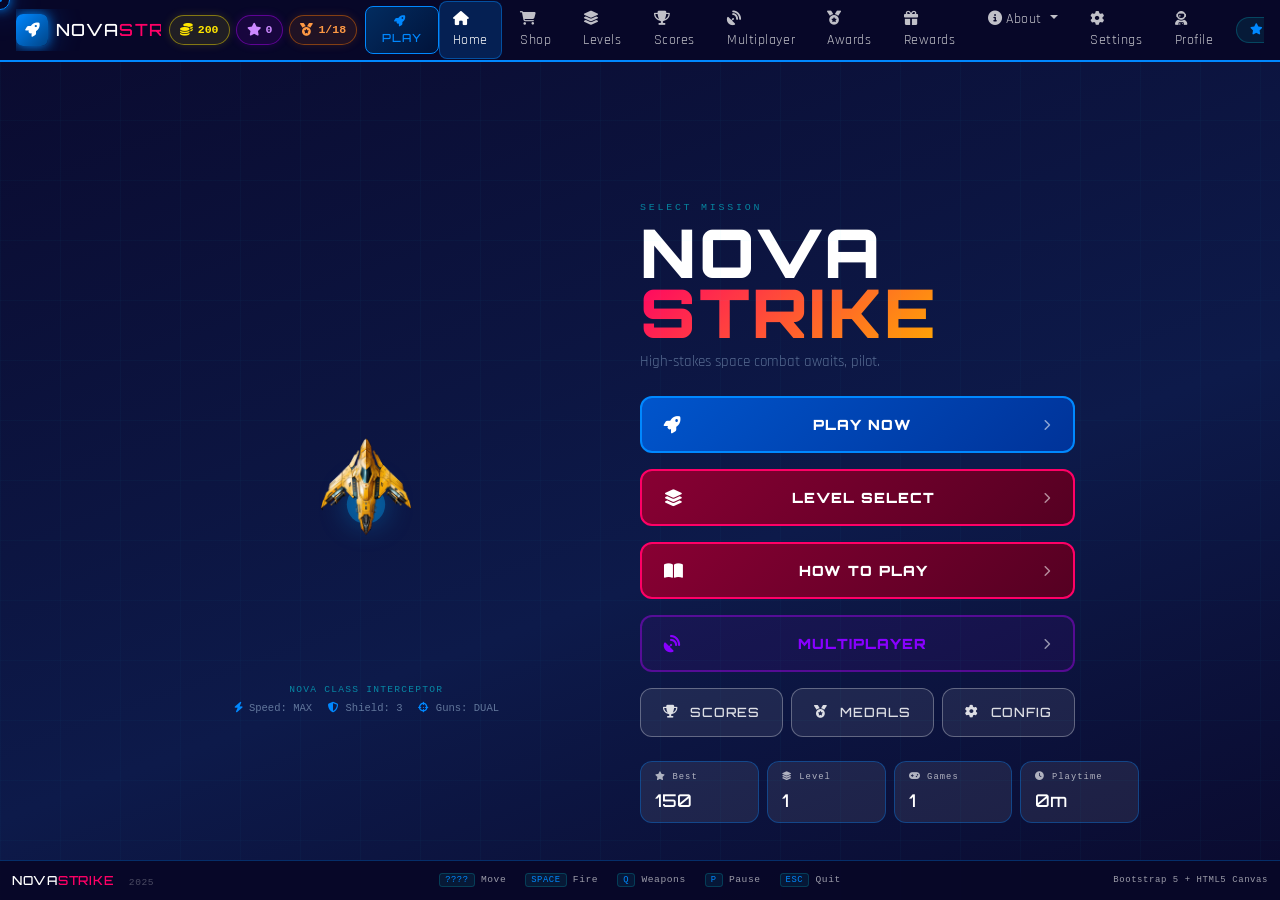
<file: index.html>
<!DOCTYPE html>
<html lang="en">
<head>
  <meta charset="UTF-8"/>
  <meta name="viewport" content="width=device-width, initial-scale=1.0, viewport-fit=cover"/>
  <meta name="mobile-web-app-capable" content="yes"/>
  <meta name="apple-mobile-web-app-capable" content="yes"/>
  <meta name="apple-mobile-web-app-status-bar-style" content="black-translucent"/>
  <title>NOVA STRIKE - Space Arcade</title>
  <!-- base tag: tells the browser all relative URLs resolve from here -->
  <base href="./"/>
  <link href="libs/bootstrap.min.css" rel="stylesheet"/>
  <link href="libs/font-awesome.min.css" rel="stylesheet"/>
  <link href="libs/fonts.css" rel="stylesheet"/>
  <link rel="stylesheet" href="style.css"/>
  <style>
/* Weapon Shop Styles */
.currency-display {
  display: flex;
  align-items: center;
  gap: 12px;
  padding: 15px;
  background: rgba(0, 136, 255, 0.1);
  border: 1px solid rgba(0, 136, 255, 0.3);
  border-radius: 8px;
}

.cd-icon {
  font-size: 24px;
  color: var(--cyan);
  width: 40px;
  text-align: center;
}

.cd-info {
  flex: 1;
}

.cd-amount {
  font-size: 20px;
  font-weight: bold;
  color: #ffffff;
  font-family: 'Orbitron', monospace;
}

.cd-label {
  font-size: 12px;
  color: rgba(255, 255, 255, 0.7);
  text-transform: uppercase;
  letter-spacing: 1px;
}

.shop-item {
  background: rgba(255, 255, 255, 0.05);
  border: 2px solid rgba(0, 136, 255, 0.3);
  border-radius: 12px;
  padding: 20px;
  transition: all 0.3s ease;
  height: 100%;
  display: flex;
  flex-direction: column;
}

.shop-item:hover {
  border-color: var(--cyan);
  background: rgba(0, 136, 255, 0.1);
  transform: translateY(-2px);
}

.shop-item.owned {
  border-color: #00ff88;
  background: rgba(0, 255, 136, 0.1);
}

.shop-item.locked {
  border-color: rgba(255, 255, 255, 0.1);
  background: rgba(255, 255, 255, 0.02);
  opacity: 0.6;
}

.shop-item.earned-only {
  border-color: #ffd700;
  background: rgba(255, 215, 0, 0.1);
}

.si-restriction {
  color: rgba(255, 255, 255, 0.6);
  font-size: 12px;
  margin-bottom: 10px;
  font-style: italic;
}

.shop-btn.earned-only {
  background: linear-gradient(135deg, #ffd700, #ffaa00);
  color: #000;
}

.shop-btn.locked {
  background: rgba(100, 100, 100, 0.3);
  color: rgba(255, 255, 255, 0.5);
}

/* Enhanced reward visibility */
.reward-popup {
  position: fixed;
  top: 50%;
  left: 50%;
  transform: translate(-50%, -50%);
  background: rgba(0, 0, 0, 0.9);
  border: 2px solid var(--gold);
  border-radius: 12px;
  padding: 20px;
  z-index: 1000;
  text-align: center;
  animation: rewardPulse 0.5s ease-out;
}

@keyframes rewardPulse {
  0% { transform: translate(-50%, -50%) scale(0.8); opacity: 0; }
  50% { transform: translate(-50%, -50%) scale(1.1); }
  100% { transform: translate(-50%, -50%) scale(1); opacity: 1; }
}

.reward-popup-icon {
  font-size: 48px;
  color: var(--gold);
  margin-bottom: 10px;
}

.reward-popup-text {
  font-family: 'Orbitron', monospace;
  font-size: 18px;
  font-weight: bold;
  color: #ffffff;
  margin-bottom: 5px;
}

.reward-popup-desc {
  font-size: 14px;
  color: rgba(255, 255, 255, 0.8);
}

/* Enhanced HUD reward display */
.ghb-stat .fas {
  margin-right: 4px;
  color: var(--gold);
}

/* Floating reward indicators */
.floating-reward {
  position: fixed;
  pointer-events: none;
  z-index: 100;
  font-family: 'Orbitron', monospace;
  font-weight: bold;
  font-size: 16px;
  text-shadow: 0 0 10px currentColor;
  animation: floatUp 2s ease-out forwards;
}

/* Weapon Selection Overlay */
.weapon-select-card {
  background: rgba(0, 0, 0, 0.95);
  border: 2px solid var(--cyan);
  border-radius: 12px;
  padding: 30px;
  max-width: 600px;
  margin: 0 auto;
  text-align: center;
}

.ws-title {
  font-family: 'Orbitron', monospace;
  font-size: 24px;
  font-weight: bold;
  color: #ffffff;
  margin-bottom: 8px;
}

.ws-subtitle {
  color: rgba(255, 255, 255, 0.7);
  font-size: 14px;
  margin-bottom: 20px;
}

.ws-grid {
  display: grid;
  grid-template-columns: repeat(auto-fit, minmax(120px, 1fr));
  gap: 15px;
  margin-bottom: 20px;
}

.ws-weapon {
  background: rgba(255, 255, 255, 0.05);
  border: 2px solid rgba(255, 255, 255, 0.2);
  border-radius: 8px;
  padding: 15px;
  cursor: pointer;
  transition: all 0.3s ease;
  position: relative;
}

.ws-weapon:hover {
  border-color: var(--cyan);
  background: rgba(0, 136, 255, 0.1);
  transform: translateY(-2px);
}

.ws-weapon.active {
  border-color: #00ff88;
  background: rgba(0, 255, 136, 0.2);
}

.ws-weapon.locked {
  opacity: 0.4;
  cursor: not-allowed;
}

.ws-weapon-key {
  position: absolute;
  top: 5px;
  right: 8px;
  background: rgba(0, 0, 0, 0.7);
  color: #ffffff;
  font-size: 12px;
  padding: 2px 6px;
  border-radius: 4px;
  font-family: 'Orbitron', monospace;
}

.ws-weapon-name {
  font-family: 'Orbitron', monospace;
  font-weight: bold;
  font-size: 14px;
  color: #ffffff;
  margin-bottom: 5px;
}

.ws-weapon-damage {
  color: #ff6464;
  font-size: 12px;
  font-weight: bold;
}

.ws-footer {
  border-top: 1px solid rgba(255, 255, 255, 0.1);
  padding-top: 15px;
}

.si-header {
  display: flex;
  justify-content: space-between;
  align-items: center;
  margin-bottom: 12px;
}

.si-name {
  font-family: 'Orbitron', monospace;
  font-weight: bold;
  font-size: 16px;
  color: #ffffff;
}

.si-damage {
  background: rgba(255, 100, 100, 0.2);
  color: #ff6464;
  padding: 4px 8px;
  border-radius: 4px;
  font-size: 12px;
  font-weight: bold;
}

.si-icon {
  font-size: 20px;
  color: var(--cyan);
  margin-right: 10px;
}

.si-desc {
  color: rgba(255, 255, 255, 0.8);
  font-size: 14px;
  margin-bottom: 15px;
  flex: 1;
}

.si-cost {
  display: flex;
  align-items: center;
  gap: 6px;
  color: #ffd700;
  font-weight: bold;
  margin-bottom: 15px;
}

.si-cost i {
  color: #ffd700;
}

.shop-btn {
  background: linear-gradient(135deg, var(--cyan), #0066cc);
  color: #ffffff;
  border: none;
  padding: 12px 20px;
  border-radius: 6px;
  font-weight: bold;
  font-size: 14px;
  cursor: pointer;
  transition: all 0.3s ease;
  text-transform: uppercase;
  letter-spacing: 0.5px;
}

.shop-btn:hover:not(:disabled) {
  background: linear-gradient(135deg, #00aaff, #0088ff);
  transform: translateY(-1px);
  box-shadow: 0 4px 12px rgba(0, 170, 255, 0.4);
}

.shop-btn:disabled {
  background: rgba(100, 100, 100, 0.3);
  color: rgba(255, 255, 255, 0.5);
  cursor: not-allowed;
}

.shop-btn.owned {
  background: linear-gradient(135deg, #00ff88, #00cc66);
}

.earn-method {
  display: flex;
  align-items: flex-start;
  gap: 15px;
  padding: 15px;
  background: rgba(255, 255, 255, 0.03);
  border-radius: 8px;
}

.em-icon {
  font-size: 24px;
  color: var(--gold);
  width: 40px;
  text-align: center;
  margin-top: 5px;
}

.em-title {
  font-family: 'Orbitron', monospace;
  font-weight: bold;
  color: #ffffff;
  margin-bottom: 8px;
}

.em-desc {
  color: rgba(255, 255, 255, 0.7);
  font-size: 14px;
  line-height: 1.5;
}

/* HUD Weapon Display */
.ghs-weapon {
  color: var(--cyan) !important;
  font-weight: bold;
}

.ghs-coins {
  color: #ffd700 !important;
}

/* Responsive adjustments */
@media (max-width: 768px) {
  .currency-display {
    padding: 12px;
  }
  
  .cd-amount {
    font-size: 18px;
  }
  
  .shop-item {
    padding: 15px;
  }
  
  .si-name {
    font-size: 14px;
  }
}
  </style>
</head>
<body>

<!-- Early shim: makes showScreen available for inline onclick before style.js loads -->
<script>
window.showScreen = function(name) {
  var screens = document.querySelectorAll(".ns-screen");
  for (var i = 0; i < screens.length; i++) {
    screens[i].style.display = "";
    screens[i].classList.add("hidden");
    screens[i].classList.remove("active");
  }
  var t = document.getElementById("screen-" + name);
  if (t) { t.style.display = ""; t.classList.remove("hidden"); t.classList.add("active"); }
  var nav = document.getElementById("mainNav");
  if (nav) nav.classList.toggle("hidden", name === "splash" || name === "game");
};
</script>

<!-- Custom cursor -->
<div id="cursor"><div id="cursor-dot"></div></div>
<!-- Starfield background canvas -->
<canvas id="bgCanvas"></canvas>
<!-- CRT scanline overlay -->
<div id="scanlines"></div>
<!-- Toast notifications -->
<div id="toast" role="alert"></div>

<!-- 
     SCREEN 1  SPLASH / INTRO
     Animated intro: planet, ship, asteroids,
     loading bar, feature pills, skip button
 -->
<div id="screen-splash" class="ns-screen active">
  
  <!-- Decorative background elements -->
  <div class="sp-planet">
    <div class="sp-planet-ring"></div>
    <div class="sp-planet-surface"></div>
    <div class="sp-planet-glow"></div>
    <div class="sp-crater c1"></div>
    <div class="sp-crater c2"></div>
    <div class="sp-crater c3"></div>
  </div>
  <canvas id="splashShipCanvas" class="sp-ship-canvas"></canvas>
  <div class="sp-rock r1"></div>
  <div class="sp-rock r2"></div>
  <div class="sp-rock r3"></div>
  <div class="sp-laser la1"></div>
  <div class="sp-laser la2"></div>

  <!-- Main splash content -->
  <div class="sp-content text-center">
    <div class="sp-badge"> ARCADE EDITION 2025 </div>
    <div class="sp-title-block">
      <div class="sp-t1">NOVA</div>
      <div class="sp-t2">STRIKE</div>
    </div>
    <div class="sp-tag">
      <span>DODGE</span><span class="sp-sep"></span>
      <span>SHOOT</span><span class="sp-sep"></span>
      <span>SURVIVE</span>
    </div>
    <p class="sp-desc">
      High-octane browser space shooter  dodge asteroids,<br class="d-none d-md-block"/>
      collect power-ups and fight bosses.
    </p>
    <!-- Bootstrap badges as feature pills -->
    <div class="d-flex flex-wrap gap-2 justify-content-center mt-3">
      <span class="ns-badge"><i class="fas fa-layer-group me-1"></i>5 Levels</span>
      <span class="ns-badge"><i class="fas fa-crosshairs me-1"></i>Shoot Mode</span>
      <span class="ns-badge"><i class="fas fa-bolt me-1"></i>7 Power-Ups</span>
      <span class="ns-badge"><i class="fas fa-bomb me-1"></i>Boss Fights</span>
      <span class="ns-badge"><i class="fas fa-trophy me-1"></i>Leaderboard</span>
      <span class="ns-badge"><i class="fas fa-medal me-1"></i>Achievements</span>
    </div>
    <!-- Bootstrap progress bar for loading -->
    <div class="sp-loader mt-4">
      <div class="progress ns-prog-track">
        <div class="progress-bar ns-prog-bar" id="loaderFill" role="progressbar"
             style="width:0%" aria-valuenow="0" aria-valuemin="0" aria-valuemax="100"></div>
      </div>
      <div class="sp-loader-label mt-1"><span id="loaderPct">0</span>%  INITIALIZING SYSTEMS...</div>
    </div>
    <button class="sp-skip-btn mt-3" id="splashSkip" onclick="showScreen('menu')">
      SKIP <i class="fas fa-chevron-right ms-1"></i>
    </button>
  </div>
  <!-- Corner HUD decorations -->
  <div class="hud-corner tl"></div><div class="hud-corner tr"></div>
  <div class="hud-corner bl"></div><div class="hud-corner br"></div>
</div>

<!-- 
     MAIN NAVIGATION BAR
     DLS-style: brand + always-visible resource bars + hamburger
 -->
<nav class="navbar navbar-expand-lg ns-navbar hidden" id="mainNav">
  <div class="container-fluid px-2 px-lg-3">

    <!-- Brand -->
    <a class="navbar-brand ns-brand d-flex align-items-center gap-2 me-2" href="#" onclick="showScreen('menu');return false;">
      <div class="ns-brand-icon"><i class="fas fa-rocket"></i></div>
      <span class="ns-brand-text d-none d-sm-inline">NOVA<span>STRIKE</span></span>
    </a>

    <!-- -- RESOURCE BARS (always visible, DLS style) -- -->
    <div class="ns-resource-bar" id="nsResourceBar">

      <!-- Coins � tap to go to rewards shop -->
      <button class="ns-res-pill ns-res-coins" onclick="showScreen('rewards');return false;" title="Coins � tap to spend">
        <i class="fas fa-coins"></i>
        <span id="navCoins">0</span>
      </button>

      <!-- XP -->
      <button class="ns-res-pill ns-res-xp" onclick="showScreen('rewards');return false;" title="Experience">
        <i class="fas fa-star"></i>
        <span id="navXP">0</span>
      </button>

      <!-- Achievements � tap to view -->
      <button class="ns-res-pill ns-res-ach" onclick="showScreen('achievements');return false;" title="Achievements">
        <i class="fas fa-medal"></i>
        <span id="navAchievements">0/18</span>
      </button>

    </div>

    <!-- PLAY button (always visible) -->
    <button class="ns-play-btn ms-2" onclick="launchGame();return false;">
      <i class="fas fa-rocket me-1"></i><span class="d-none d-sm-inline">PLAY</span>
    </button>

    <!-- Hamburger toggler -->
    <button class="navbar-toggler ns-toggler ms-2" type="button"
            data-bs-toggle="collapse" data-bs-target="#nsNavLinks"
            aria-controls="nsNavLinks" aria-expanded="false" aria-label="Menu">
      <span></span><span></span><span></span>
    </button>

    <!-- Collapsible nav links -->
    <div class="collapse navbar-collapse" id="nsNavLinks">
      <ul class="navbar-nav mx-auto gap-1 mt-2 mt-lg-0">
        <li class="nav-item">
          <a class="nav-link ns-link active" href="#" data-target="menu" onclick="showScreen('menu'); return false;">
            <i class="fas fa-home me-1"></i>Home
          </a>
        </li>
        <li class="nav-item">
          <a class="nav-link ns-link" href="#" data-target="shop" onclick="showScreen('shop'); return false;">
            <i class="fas fa-shopping-cart me-1"></i>Shop
          </a>
        </li>
        <li class="nav-item">
          <a class="nav-link ns-link" href="#" data-target="levels" onclick="showScreen('levels'); return false;">
            <i class="fas fa-layer-group me-1"></i>Levels
          </a>
        </li>
        <li class="nav-item">
          <a class="nav-link ns-link" href="#" data-target="leaderboard" onclick="showScreen('leaderboard'); return false;">
            <i class="fas fa-trophy me-1"></i>Scores
          </a>
        </li>
        <li class="nav-item">
          <a class="nav-link ns-link" href="#" data-target="multiplayer" onclick="showScreen('multiplayer'); return false;">
            <i class="fas fa-satellite-dish me-1"></i>Multiplayer
          </a>
        </li>
        <li class="nav-item">
          <a class="nav-link ns-link" href="#" data-target="achievements" onclick="showScreen('achievements'); return false;">
            <i class="fas fa-medal me-1"></i>Awards
          </a>
        </li>
        <li class="nav-item">
          <a class="nav-link ns-link" href="#" data-target="rewards" onclick="showScreen('rewards'); return false;">
            <i class="fas fa-gift me-1"></i>Rewards
          </a>
        </li>
        <li class="nav-item dropdown">
          <a class="nav-link ns-link dropdown-toggle" href="#" id="aboutDrop"
             role="button" data-bs-toggle="dropdown" aria-expanded="false">
            <i class="fas fa-info-circle me-1"></i>About
          </a>
          <ul class="dropdown-menu ns-dropdown" aria-labelledby="aboutDrop">
            <li><a class="dropdown-item ns-dd-item" href="#" data-target="howtoplay" onclick="showScreen('howtoplay'); return false;">
              <i class="fas fa-book-open me-2"></i>How to Play</a></li>
            <li><hr class="dropdown-divider ns-divider"/></li>
            <li><a class="dropdown-item ns-dd-item" href="#" data-target="credits" onclick="showScreen('credits'); return false;">
              <i class="fas fa-users me-2"></i>Credits</a></li>
          </ul>
        </li>
        <li class="nav-item">
          <a class="nav-link ns-link" href="#" data-target="settings" onclick="showScreen('settings'); return false;">
            <i class="fas fa-cog me-1"></i>Settings
          </a>
        </li>
        <li class="nav-item">
          <a class="nav-link ns-link" href="#" data-target="profile" id="navProfileLink" onclick="showScreen('profile'); return false;">
            <i class="fas fa-user-astronaut me-1"></i><span id="navPilotName">Profile</span>
          </a>
        </li>
      </ul>
      <!-- Best score pill (desktop only) -->
      <div class="ns-score-pill d-none d-lg-flex ms-2">
        <i class="fas fa-star me-1"></i><span id="navBest">0</span>
      </div>
    </div>

  </div>
</nav>

<!-- 
     SCREEN 2  MAIN MENU / HOMEPAGE
     Hero section: ship art, title, buttons,
     best score stats, quick-play
 -->
<div id="screen-menu" class="ns-screen hidden">
  <div class="menu-grid-bg"></div>
  <div class="container-fluid h-100 d-flex align-items-center" style="padding-top:62px">
    <div class="row w-100 align-items-center justify-content-center g-4">

      <!-- Left: animated ship -->
      <div class="col-xl-5 col-lg-6 d-none d-lg-flex justify-content-center">
        <div class="text-center">
          <canvas id="menuShipCanvas" width="320" height="360"></canvas>
          <div class="menu-ship-info mt-2">
            <div class="msi-name">NOVA CLASS  INTERCEPTOR</div>
            <div class="d-flex justify-content-center gap-3 mt-1">
              <span class="msi-stat"><i class="fas fa-bolt"></i> Speed: MAX</span>
              <span class="msi-stat"><i class="fas fa-shield-alt"></i> Shield: 3</span>
              <span class="msi-stat"><i class="fas fa-crosshairs"></i> Guns: DUAL</span>
            </div>
          </div>
        </div>
      </div>

      <!-- Right: menu controls -->
      <div class="col-xl-5 col-lg-6 col-md-9 col-11 text-center text-lg-start">
        <div class="menu-eyebrow">SELECT MISSION</div>
        <h1 class="menu-hero-title">NOVA<br><span class="menu-accent">STRIKE</span></h1>
        <p class="menu-sub">High-stakes space combat awaits, pilot.</p>

        <!-- Action buttons -->
        <div class="d-grid gap-3 menu-btns">
          <!-- PRIMARY: PLAY NOW  calls launchGame() directly -->
          <button class="ns-btn ns-btn-primary" onclick="launchGame()">
            <span class="nb-icon"><i class="fas fa-rocket"></i></span>
            <span class="nb-text">PLAY NOW</span>
            <span class="nb-arr"><i class="fas fa-chevron-right"></i></span>
          </button>
          <button class="ns-btn ns-btn-secondary" onclick="showScreen('levels')">
            <span class="nb-icon"><i class="fas fa-layer-group"></i></span>
            <span class="nb-text">LEVEL SELECT</span>
            <span class="nb-arr"><i class="fas fa-chevron-right"></i></span>
          </button>
          <button class="ns-btn ns-btn-secondary" onclick="showScreen('howtoplay')">
            <span class="nb-icon"><i class="fas fa-book-open"></i></span>
            <span class="nb-text">HOW TO PLAY</span>
            <span class="nb-arr"><i class="fas fa-chevron-right"></i></span>
          </button>
          <button class="ns-btn ns-btn-secondary" onclick="showScreen('multiplayer')" style="border-color:rgba(180,0,255,.4);background:rgba(180,0,255,.06);">
            <span class="nb-icon"><i class="fas fa-satellite-dish" style="color:var(--purple)"></i></span>
            <span class="nb-text" style="color:var(--purple)">MULTIPLAYER</span>
            <span class="nb-arr"><i class="fas fa-chevron-right"></i></span>
          </button>
          <div class="d-flex gap-2">
            <button class="ns-btn ns-btn-ghost flex-fill" onclick="showScreen('leaderboard')">
              <i class="fas fa-trophy me-1"></i>SCORES
            </button>
            <button class="ns-btn ns-btn-ghost flex-fill" onclick="showScreen('achievements')">
              <i class="fas fa-medal me-1"></i>MEDALS
            </button>
            <button class="ns-btn ns-btn-ghost flex-fill" onclick="showScreen('settings')">
              <i class="fas fa-cog me-1"></i>CONFIG
            </button>
          </div>
        </div>

        <!-- Stats row -->
        <div class="d-flex flex-wrap gap-2 mt-4">
          <div class="stat-pill"><div class="sp-l"><i class="fas fa-star"></i> Best</div><div class="sp-v" id="menuBest">0</div></div>
          <div class="stat-pill"><div class="sp-l"><i class="fas fa-layer-group"></i> Level</div><div class="sp-v" id="menuBestLv">1</div></div>
          <div class="stat-pill"><div class="sp-l"><i class="fas fa-gamepad"></i> Games</div><div class="sp-v" id="menuGames">0</div></div>
          <div class="stat-pill"><div class="sp-l"><i class="fas fa-clock"></i> Playtime</div><div class="sp-v" id="menuTime">0m</div></div>
        </div>
      </div>
    </div>
  </div>
</div>



<!-- 
     SCREEN 3  LEVEL SELECT
     Bootstrap cards grid, 5 levels + locked
 -->
<div id="screen-levels" class="ns-screen hidden">
  <div class="ns-inner-wrap">
    <div class="ns-inner-header">
      <button class="ns-back-btn" onclick="showScreen('menu')"><i class="fas fa-arrow-left"></i></button>
      <h2 class="ns-inner-title"><i class="fas fa-layer-group me-2"></i>SELECT MISSION LEVEL</h2>
      <div class="ns-hd-deco"></div>
    </div>
    <div class="container-fluid px-4 py-4 ns-scroll">
      <div class="row row-cols-1 row-cols-md-2 row-cols-xl-3 g-4">

        <!-- Level 1 -->
        <div class="col">
          <div class="lv-card lv-card-1 h-100">
            <canvas class="lv-canvas" data-level="1" width="380" height="150"></canvas>
            <div class="lv-badge">LVL 01</div>
            <div class="lv-stars"></div>
            <div class="lv-body">
              <h5 class="lv-title">PATROL ZONE</h5>
              <p class="lv-desc">Quiet sector. Slow asteroids, no boss. Learn the controls and get your bearings before the storm hits.</p>
              <div class="d-flex flex-wrap gap-1 mb-3">
                <span class="lv-tag lv-tag-green"><i class="fas fa-tachometer-alt me-1"></i>Easy</span>
                <span class="lv-tag lv-tag-green"><i class="fas fa-star me-1"></i>0 pts req.</span>
                <span class="lv-tag lv-tag-green"><i class="fas fa-shield-alt me-1"></i>3 Lives</span>
              </div>
              <button class="ns-btn ns-btn-lv-1 w-100" onclick="launchGame(1)">
                <i class="fas fa-play me-2"></i>START LEVEL 1
              </button>
            </div>
          </div>
        </div>

        <!-- Level 2 -->
        <div class="col">
          <div class="lv-card lv-card-2 h-100">
            <canvas class="lv-canvas" data-level="2" width="380" height="150"></canvas>
            <div class="lv-badge">LVL 02</div>
            <div class="lv-stars" style="color:#ffd60a"></div>
            <div class="lv-body">
              <h5 class="lv-title">STORM SECTOR</h5>
              <p class="lv-desc">Asteroid density increases. Faster rocks, tighter dodges. Power-ups become critical for survival.</p>
              <div class="d-flex flex-wrap gap-1 mb-3">
                <span class="lv-tag lv-tag-gold"><i class="fas fa-tachometer-alt me-1"></i>Medium</span>
                <span class="lv-tag lv-tag-gold"><i class="fas fa-star me-1"></i>350 pts</span>
                <span class="lv-tag lv-tag-gold"><i class="fas fa-shield-alt me-1"></i>3 Lives</span>
              </div>
              <button class="ns-btn ns-btn-lv-2 w-100" onclick="launchGame(2)">
                <i class="fas fa-play me-2"></i>START LEVEL 2
              </button>
            </div>
          </div>
        </div>

        <!-- Level 3 -->
        <div class="col">
          <div class="lv-card lv-card-3 h-100">
            <canvas class="lv-canvas" data-level="3" width="380" height="150"></canvas>
            <div class="lv-badge">LVL 03</div>
            <div class="lv-stars" style="color:#ff6400"></div>
            <div class="lv-body">
              <h5 class="lv-title">ASSAULT FIELD</h5>
              <p class="lv-desc">Armoured asteroids appear. A TITAN BOSS awaits you. Rapid fire and nova bomb power-ups are vital.</p>
              <div class="d-flex flex-wrap gap-1 mb-3">
                <span class="lv-tag lv-tag-orange"><i class="fas fa-tachometer-alt me-1"></i>Hard</span>
                <span class="lv-tag lv-tag-orange"><i class="fas fa-star me-1"></i>800 pts</span>
                <span class="lv-tag lv-tag-orange"><i class="fas fa-skull me-1"></i>BOSS</span>
              </div>
              <button class="ns-btn ns-btn-lv-3 w-100" onclick="launchGame(3)">
                <i class="fas fa-play me-2"></i>START LEVEL 3
              </button>
            </div>
          </div>
        </div>

        <!-- Level 4 -->
        <div class="col">
          <div class="lv-card lv-card-4 h-100">
            <canvas class="lv-canvas" data-level="4" width="380" height="150"></canvas>
            <div class="lv-badge">LVL 04</div>
            <div class="lv-stars" style="color:#ff006e"></div>
            <div class="lv-body">
              <h5 class="lv-title">CRISIS ZONE</h5>
              <p class="lv-desc">Maximum density. Split asteroids shatter into two. Every second counts  one mistake ends you.</p>
              <div class="d-flex flex-wrap gap-1 mb-3">
                <span class="lv-tag lv-tag-red"><i class="fas fa-tachometer-alt me-1"></i>Very Hard</span>
                <span class="lv-tag lv-tag-red"><i class="fas fa-star me-1"></i>1500 pts</span>
                <span class="lv-tag lv-tag-red"><i class="fas fa-bolt me-1"></i>Fast</span>
              </div>
              <button class="ns-btn ns-btn-lv-4 w-100" onclick="launchGame(4)">
                <i class="fas fa-play me-2"></i>START LEVEL 4
              </button>
            </div>
          </div>
        </div>

        <!-- Level 5 -->
        <div class="col">
          <div class="lv-card lv-card-5 h-100">
            <canvas class="lv-canvas" data-level="5" width="380" height="150"></canvas>
            <div class="lv-badge">LVL 05</div>
            <div class="lv-stars" style="color:#b400ff"></div>
            <div class="lv-body">
              <h5 class="lv-title">OMEGA VOID</h5>
              <p class="lv-desc">The final frontier. VOID EMPEROR final boss. Maximum speed. Only elite pilots survive this void.</p>
              <div class="d-flex flex-wrap gap-1 mb-3">
                <span class="lv-tag lv-tag-purple"><i class="fas fa-tachometer-alt me-1"></i>Extreme</span>
                <span class="lv-tag lv-tag-purple"><i class="fas fa-star me-1"></i>2500 pts</span>
                <span class="lv-tag lv-tag-purple"><i class="fas fa-crown me-1"></i>FINAL BOSS</span>
              </div>
              <button class="ns-btn ns-btn-lv-5 w-100" onclick="launchGame(5)">
                <i class="fas fa-play me-2"></i>START LEVEL 5
              </button>
            </div>
          </div>
        </div>

        <!-- Locked card -->
        <div class="col">
          <div class="lv-card lv-card-locked h-100 d-flex flex-column">
            <div class="lv-canvas-locked d-flex align-items-center justify-content-center">
              <div class="text-center" style="color:rgba(200,230,255,.15)">
                <i class="fas fa-lock" style="font-size:2.5rem"></i>
                <div class="mt-2" style="font-size:.7rem;font-family:'Share Tech Mono',monospace;letter-spacing:.15em">BONUS STAGE</div>
              </div>
            </div>
            <div class="lv-body flex-fill d-flex flex-column">
              <h5 class="lv-title" style="color:rgba(200,230,255,.25)">COMING SOON</h5>
              <p class="lv-desc flex-fill" style="color:rgba(200,230,255,.18)">Complete all 5 levels to unlock secret bonus missions with infinite waves.</p>
              <button class="ns-btn ns-btn-ghost w-100" disabled style="opacity:.3">
                <i class="fas fa-lock me-2"></i>LOCKED
              </button>
            </div>
          </div>
        </div>

      </div>
      <div class="text-center mt-4 pb-4">
        <button class="ns-btn ns-btn-primary px-5" onclick="launchGame()">
          <i class="fas fa-rocket me-2"></i>QUICK PLAY  LEVEL 1
        </button>
      </div>
    </div>
  </div>
</div>

<!-- 
     SCREEN: WEAPON SHOP
     Purchase weapons and upgrades with coins
 -->
<div id="screen-shop" class="ns-screen hidden">
  <div class="ns-inner-wrap">
    <div class="ns-inner-header">
      <button class="ns-back-btn" onclick="showScreen('menu')"><i class="fas fa-arrow-left"></i></button>
      <h2 class="ns-inner-title"><i class="fas fa-shopping-cart me-2"></i>WEAPON SHOP</h2>
      <div class="ns-hd-deco"></div>
    </div>
    <div class="container-fluid px-4 py-4 ns-scroll">
      
      <!-- Currency Display -->
      <div class="row mb-4">
        <div class="col-12">
          <div class="ns-card">
            <div class="ns-card-head"><i class="fas fa-wallet me-2"></i>YOUR RESOURCES</div>
            <div class="row g-3 mt-2">
              <div class="col-md-4">
                <div class="currency-display">
                  <div class="cd-icon"><i class="fas fa-coins"></i></div>
                  <div class="cd-info">
                    <div class="cd-amount" id="shopCoins">0</div>
                    <div class="cd-label">COINS</div>
                  </div>
                </div>
              </div>
              <div class="col-md-4">
                <div class="currency-display">
                  <div class="cd-icon"><i class="fas fa-star"></i></div>
                  <div class="cd-info">
                    <div class="cd-amount" id="shopXP">0</div>
                    <div class="cd-label">EXPERIENCE</div>
                  </div>
                </div>
              </div>
              <div class="col-md-4">
                <div class="currency-display">
                  <div class="cd-icon"><i class="fas fa-rocket"></i></div>
                  <div class="cd-info">
                    <div class="cd-amount" id="shopWeapons">1</div>
                    <div class="cd-label">WEAPONS UNLOCKED</div>
                  </div>
                </div>
              </div>
            </div>
          </div>
        </div>
      </div>

      <!-- Weapons Section -->
      <div class="row mb-4">
        <div class="col-12">
          <div class="ns-card">
            <div class="ns-card-head"><i class="fas fa-crosshairs me-2"></i>WEAPONS</div>
            <div class="row g-3 mt-2" id="weaponShopGrid">
              <!-- Weapons will be populated by JavaScript -->
            </div>
          </div>
        </div>
      </div>

      <!-- Upgrades Section -->
      <div class="row mb-4">
        <div class="col-12">
          <div class="ns-card">
            <div class="ns-card-head"><i class="fas fa-cog me-2"></i>UPGRADES</div>
            <div class="row g-3 mt-2" id="upgradeShopGrid">
              <!-- Upgrades will be populated by JavaScript -->
            </div>
          </div>
        </div>
      </div>

      <!-- How to Earn Currency -->
      <div class="row">
        <div class="col-12">
          <div class="ns-card">
            <div class="ns-card-head"><i class="fas fa-info-circle me-2"></i>HOW TO EARN CURRENCY</div>
            <div class="row g-3 mt-2">
              <div class="col-md-6">
                <div class="earn-method">
                  <div class="em-icon"><i class="fas fa-coins"></i></div>
                  <div class="em-info">
                    <div class="em-title">COINS</div>
                    <div class="em-desc">� 1 coin per 50 points scored<br>� Collect coin power-ups<br>� Complete achievements</div>
                  </div>
                </div>
              </div>
              <div class="col-md-6">
                <div class="earn-method">
                  <div class="em-icon"><i class="fas fa-star"></i></div>
                  <div class="em-info">
                    <div class="em-title">EXPERIENCE</div>
                    <div class="em-desc">� 1 XP per 25 points scored<br>� Collect XP power-ups<br>� Defeat bosses</div>
                  </div>
                </div>
              </div>
            </div>
          </div>
        </div>
      </div>

    </div>
  </div>
</div>

<!-- 
     SCREEN 4  HOW TO PLAY
 -->
<div id="screen-howtoplay" class="ns-screen hidden">
  <div class="ns-inner-wrap">
    <div class="ns-inner-header">
      <button class="ns-back-btn" onclick="showScreen('menu')"><i class="fas fa-arrow-left"></i></button>
      <h2 class="ns-inner-title"><i class="fas fa-book-open me-2"></i>MISSION BRIEFING</h2>
      <div class="ns-hd-deco"></div>
    </div>
    <div class="container-fluid px-4 py-4 ns-scroll">
      <div class="row g-4">
        <div class="col-md-6">
          <div class="ns-card">
            <div class="ns-card-head"><i class="fas fa-gamepad me-2"></i>CONTROLS</div>
            <div class="ctrl-list">
              <div class="ctrl-row"><div class="ctrl-key"><i class="fas fa-arrow-left"></i> / A</div><div>Rotate Left</div></div>
              <div class="ctrl-row"><div class="ctrl-key"><i class="fas fa-arrow-right"></i> / D</div><div>Rotate Right</div></div>
              <div class="ctrl-row"><div class="ctrl-key"><i class="fas fa-arrow-up"></i> / W</div><div>Thrust Forward</div></div>
              <div class="ctrl-row"><div class="ctrl-key"><i class="fas fa-arrow-down"></i> / S</div><div>Brake / Reverse</div></div>
              <div class="ctrl-row"><div class="ctrl-key">SPACE</div><div>Fire Laser</div></div>
              <div class="ctrl-row"><div class="ctrl-key">Q</div><div>Cycle Weapons</div></div>
              <div class="ctrl-row"><div class="ctrl-key">E</div><div>Weapon Select</div></div>
              <div class="ctrl-row"><div class="ctrl-key">1-5</div><div>Quick Select</div></div>
              <div class="ctrl-row"><div class="ctrl-key">P</div><div>Pause / Resume</div></div>
              <div class="ctrl-row"><div class="ctrl-key">R</div><div>Restart Game</div></div>
              <div class="ctrl-row"><div class="ctrl-key">M</div><div>Mute / Unmute</div></div>
              <div class="ctrl-row"><div class="ctrl-key">ESC</div><div>Quit to Menu</div></div>
            </div>
          </div>
        </div>
        <div class="col-md-6">
          <div class="ns-card">
            <div class="ns-card-head"><i class="fas fa-crosshairs me-2"></i>OBJECTIVES</div>
            <ul class="obj-list list-unstyled">
              <li><span class="oi"></span> Dodge or destroy falling asteroids for points</li>
              <li><span class="oi"></span> Collect power-ups glowing on screen</li>
              <li><span class="oi"></span> Build combos up to x8 for huge score boosts</li>
              <li><span class="oi"></span> Survive boss waves to advance levels</li>
              <li><span class="oi"></span> Top the leaderboard and unlock achievements</li>
              <li><span class="oi"></span> Manage your shield  0 shield = lose a life</li>
            </ul>
          </div>
        </div>
        <div class="col-md-6">
          <div class="ns-card">
            <div class="ns-card-head"><i class="fas fa-bolt me-2"></i>POWER-UPS</div>
            <div class="row g-2">
              <div class="col-6"><div class="pu-row"><span class="pu-ico"></span><div><b>Shield</b><br><small>+35% shield</small></div></div></div>
              <div class="col-6"><div class="pu-row"><span class="pu-ico"></span><div><b>Rapid Fire</b><br><small>3x shot 8s</small></div></div></div>
              <div class="col-6"><div class="pu-row"><span class="pu-ico"></span><div><b>Slow Time</b><br><small>Half speed 6s</small></div></div></div>
              <div class="col-6"><div class="pu-row"><span class="pu-ico"></span><div><b>Score x2</b><br><small>Double pts 10s</small></div></div></div>
              <div class="col-6"><div class="pu-row"><span class="pu-ico"></span><div><b>Extra Life</b><br><small>+1 life, max 5</small></div></div></div>
              <div class="col-6"><div class="pu-row"><span class="pu-ico"></span><div><b>Nova Bomb</b><br><small>Clear all rocks</small></div></div></div>
              <div class="col-6"><div class="pu-row"><span class="pu-ico"></span><div><b>Magnet</b><br><small>Attract pickups</small></div></div></div>
            </div>
          </div>
        </div>
        <div class="col-md-6">
          <div class="ns-card">
            <div class="ns-card-head"><i class="fas fa-layer-group me-2"></i>LEVELS & SCORING</div>
            <div class="lvl-info-list">
              <div class="lvl-info-row lvi-1"><span class="li-n">01</span><span class="li-name">PATROL</span><span class="li-d"></span><span class="li-p">0 pts</span></div>
              <div class="lvl-info-row lvi-2"><span class="li-n">02</span><span class="li-name">STORM</span><span class="li-d"></span><span class="li-p">350</span></div>
              <div class="lvl-info-row lvi-3"><span class="li-n">03</span><span class="li-name">ASSAULT</span><span class="li-d"></span><span class="li-p">800</span></div>
              <div class="lvl-info-row lvi-4"><span class="li-n">04</span><span class="li-name">CRISIS</span><span class="li-d"></span><span class="li-p">1500</span></div>
              <div class="lvl-info-row lvi-5"><span class="li-n">05</span><span class="li-name">OMEGA</span><span class="li-d"></span><span class="li-p">2500</span></div>
            </div>
            <div class="ns-tip mt-3">
              <i class="fas fa-lightbulb me-2"></i>
              <strong>TIP:</strong> Build your combo  every dodge without getting hit adds to your multiplier!
            </div>
          </div>
        </div>
      </div>
      <div class="text-center mt-4 pb-4">
        <button class="ns-btn ns-btn-primary px-5" onclick="launchGame()">
          <i class="fas fa-rocket me-2"></i>I'M READY  LAUNCH!
        </button>
      </div>
    </div>
  </div>
</div>

<!-- 
     SCREEN: MULTIPLAYER LOBBY
     Real-time online play  lobby, rooms, chat
 -->
<div id="screen-multiplayer" class="ns-screen hidden">
  <div class="ns-inner-wrap">
    <div class="ns-inner-header">
      <button class="ns-back-btn" onclick="showScreen('menu')"><i class="fas fa-arrow-left"></i></button>
      <h2 class="ns-inner-title"><i class="fas fa-satellite-dish me-2"></i>MULTIPLAYER</h2>
      <div class="ns-hd-deco purple"></div>
    </div>
    <div class="container-fluid px-4 py-4 ns-scroll">
      <div class="row justify-content-center g-4">
        <div class="col-xl-10 col-12">

          <!-- Connection status bar -->
          <div class="mp-status-bar mb-4">
            <div class="mp-status-dot" id="mpStatusDot"></div>
            <span class="mp-status-label" id="mpStatusLabel">OFFLINE  NOT CONNECTED</span>
            <div class="ms-auto d-flex align-items-center gap-2">
              <span class="mp-ping hidden" id="mpPing"><i class="fas fa-signal me-1"></i><span id="mpPingVal">--</span>ms</span>
              <button class="ns-btn ns-btn-ghost ns-btn-sm" id="mpConnectBtn" onclick="mpConnect()">
                <i class="fas fa-plug me-1"></i>CONNECT
              </button>
            </div>
          </div>

          <!-- Pilot callsign -->
          <div class="ns-card mb-4">
            <div class="ns-card-head"><i class="fas fa-id-badge me-2"></i>PILOT CALLSIGN</div>
            <div class="d-flex gap-3 align-items-center flex-wrap mt-3">
              <div class="mp-ship-preview">
                <canvas id="mpShipCanvas" width="80" height="90"></canvas>
              </div>
              <div class="flex-fill">
                <div class="mp-input-wrap">
                  <input type="text" id="mpCallsign" class="mp-input" maxlength="16"
                         placeholder="ENTER CALLSIGN..." oninput="mpUpdateCallsign(this.value)"/>
                  <span class="mp-input-icon"><i class="fas fa-pen"></i></span>
                </div>
                <div class="d-flex gap-2 mt-2 flex-wrap">
                  <span class="mp-info-pill"><i class="fas fa-star me-1"></i>Best: <b id="mpMyBest">0</b></span>
                  <span class="mp-info-pill"><i class="fas fa-layer-group me-1"></i>Level: <b id="mpMyLevel">1</b></span>
                  <span class="mp-info-pill"><i class="fas fa-gamepad me-1"></i>Games: <b id="mpMyGames">0</b></span>
                </div>
              </div>
            </div>
          </div>

          <!-- Main panels -->
          <div class="row g-4">
            <!-- LEFT: Quick Match + Create Room -->
            <div class="col-lg-5">
              <div class="ns-card mp-action-card mb-4">
                <div class="ns-card-head"><i class="fas fa-bolt me-2"></i>QUICK MATCH</div>
                <p class="mp-card-desc">Jump straight in  we'll find pilots at your skill level.</p>
                <div class="mp-mode-grid mb-3">
                  <label class="mp-mode-tile active" data-mode="deathmatch">
                    <input type="radio" name="mpMode" value="deathmatch" checked hidden/>
                    <i class="fas fa-crosshairs mp-mode-ico"></i>
                    <span class="mp-mode-name">DEATHMATCH</span>
                    <span class="mp-mode-sub">Most kills wins</span>
                  </label>
                  <label class="mp-mode-tile" data-mode="survival">
                    <input type="radio" name="mpMode" value="survival" hidden/>
                    <i class="fas fa-shield-alt mp-mode-ico"></i>
                    <span class="mp-mode-name">SURVIVAL</span>
                    <span class="mp-mode-sub">Last pilot standing</span>
                  </label>
                  <label class="mp-mode-tile" data-mode="score">
                    <input type="radio" name="mpMode" value="score" hidden/>
                    <i class="fas fa-star mp-mode-ico"></i>
                    <span class="mp-mode-name">SCORE RACE</span>
                    <span class="mp-mode-sub">Highest score wins</span>
                  </label>
                  <label class="mp-mode-tile" data-mode="coop">
                    <input type="radio" name="mpMode" value="coop" hidden/>
                    <i class="fas fa-users mp-mode-ico"></i>
                    <span class="mp-mode-name">CO-OP</span>
                    <span class="mp-mode-sub">Team vs asteroids</span>
                  </label>
                </div>
                <button class="ns-btn ns-btn-primary w-100" onclick="mpQuickMatch()">
                  <span class="nb-icon"><i class="fas fa-search"></i></span>
                  <span class="nb-text">FIND MATCH</span>
                  <span class="nb-arr"><i class="fas fa-chevron-right"></i></span>
                </button>
              </div>
              <div class="ns-card mp-action-card">
                <div class="ns-card-head"><i class="fas fa-plus-circle me-2"></i>CREATE ROOM</div>
                <p class="mp-card-desc">Host a private room and invite friends with a code.</p>
                <div class="mp-field mb-2">
                  <label class="mp-field-label">Room Name</label>
                  <input type="text" id="mpRoomName" class="mp-input" maxlength="24" placeholder="MY SQUADRON..."/>
                </div>
                <div class="d-flex gap-2 mb-3">
                  <div class="mp-field flex-fill">
                    <label class="mp-field-label">Max Players</label>
                    <select class="mp-select" id="mpMaxPlayers">
                      <option value="2">2 Pilots</option>
                      <option value="4" selected>4 Pilots</option>
                      <option value="6">6 Pilots</option>
                      <option value="8">8 Pilots</option>
                    </select>
                  </div>
                  <div class="mp-field flex-fill">
                    <label class="mp-field-label">Privacy</label>
                    <select class="mp-select" id="mpPrivacy">
                      <option value="public">Public</option>
                      <option value="private" selected>Private</option>
                    </select>
                  </div>
                </div>
                <button class="ns-btn ns-btn-secondary w-100" onclick="mpCreateRoom()">
                  <span class="nb-icon"><i class="fas fa-satellite-dish"></i></span>
                  <span class="nb-text">CREATE ROOM</span>
                  <span class="nb-arr"><i class="fas fa-chevron-right"></i></span>
                </button>
              </div>
            </div>

            <!-- RIGHT: Browse + Join by code -->
            <div class="col-lg-7">
              <div class="ns-card mb-4">
                <div class="ns-card-head"><i class="fas fa-key me-2"></i>JOIN BY CODE</div>
                <div class="d-flex gap-2">
                  <input type="text" id="mpJoinCode" class="mp-input flex-fill" maxlength="6"
                         placeholder="ENTER 6-DIGIT CODE..."
                         style="text-transform:uppercase;letter-spacing:.3em;font-size:1.1rem;text-align:center"/>
                  <button class="ns-btn ns-btn-secondary" onclick="mpJoinByCode()">
                    <i class="fas fa-sign-in-alt me-1"></i>JOIN
                  </button>
                </div>
              </div>
              <div class="ns-card">
                <div class="ns-card-head d-flex align-items-center">
                  <i class="fas fa-broadcast-tower me-2"></i>LIVE ROOMS
                  <span class="mp-room-count ms-2" id="mpRoomCount">0 online</span>
                  <button class="ns-btn ns-btn-ghost ns-btn-sm ms-auto" onclick="mpRefreshRooms()">
                    <i class="fas fa-sync-alt me-1"></i>REFRESH
                  </button>
                </div>
                <div class="d-flex gap-2 mt-3 mb-3 flex-wrap">
                  <button class="mp-filter-btn active" onclick="mpSetFilter(this,'all')">ALL</button>
                  <button class="mp-filter-btn" onclick="mpSetFilter(this,'deathmatch')">DEATHMATCH</button>
                  <button class="mp-filter-btn" onclick="mpSetFilter(this,'survival')">SURVIVAL</button>
                  <button class="mp-filter-btn" onclick="mpSetFilter(this,'score')">SCORE RACE</button>
                  <button class="mp-filter-btn" onclick="mpSetFilter(this,'coop')">CO-OP</button>
                </div>
                <div id="mpRoomList" class="mp-room-list">
                  <div class="mp-empty-state" id="mpEmptyRooms">
                    <i class="fas fa-satellite-dish mp-empty-ico"></i>
                    <div class="mp-empty-title">NO ROOMS FOUND</div>
                    <div class="mp-empty-sub">Connect to scan for active rooms or create your own.</div>
                  </div>
                </div>
              </div>
            </div>
          </div>

          <!-- Matchmaking overlay -->
          <div class="mp-matchmaking hidden" id="mpMatchmaking">
            <div class="mp-mm-card text-center">
              <div class="mp-mm-radar">
                <div class="mp-mm-ring r1"></div>
                <div class="mp-mm-ring r2"></div>
                <div class="mp-mm-ring r3"></div>
                <i class="fas fa-crosshairs mp-mm-ico"></i>
              </div>
              <div class="mp-mm-title">SCANNING FOR PILOTS</div>
              <div class="mp-mm-sub" id="mpMmSub">Searching for opponents...</div>
              <div class="mp-mm-players" id="mpMmPlayers">
                <div class="mp-mm-slot filled" id="mpMmSlot0">
                  <i class="fas fa-rocket" style="color:var(--cyan)"></i><span id="mpMmName0">YOU</span>
                </div>
                <div class="mp-mm-slot" id="mpMmSlot1"><i class="fas fa-question"></i><span>???</span></div>
                <div class="mp-mm-slot" id="mpMmSlot2"><i class="fas fa-question"></i><span>???</span></div>
                <div class="mp-mm-slot" id="mpMmSlot3"><i class="fas fa-question"></i><span>???</span></div>
              </div>
              <button class="ns-btn ns-btn-ghost mt-4" onclick="mpCancelSearch()">
                <i class="fas fa-times me-2"></i>CANCEL SEARCH
              </button>
            </div>
          </div>

          <!-- Room lobby -->
          <div class="mp-room-lobby hidden" id="mpRoomLobby">
            <div class="ns-card mt-4">
              <div class="ns-card-head d-flex align-items-center">
                <i class="fas fa-users me-2"></i>
                <span id="mpLobbyRoomName">ROOM</span>
                <span class="mp-room-code ms-3" id="mpLobbyCode">------</span>
                <button class="ns-btn ns-btn-ghost ns-btn-sm ms-auto" onclick="mpCopyCode()">
                  <i class="fas fa-copy me-1"></i>COPY CODE
                </button>
              </div>
              <div class="mp-lobby-players mt-3" id="mpLobbyPlayers"></div>
              <div class="mp-chat mt-3">
                <div class="mp-chat-head"><i class="fas fa-comments me-2"></i>SQUAD COMMS</div>
                <div class="mp-chat-log" id="mpChatLog"></div>
                <div class="d-flex gap-2 mt-2">
                  <input type="text" id="mpChatInput" class="mp-input flex-fill" maxlength="80"
                         placeholder="Send message..." onkeydown="if(event.key==='Enter')mpSendChat()"/>
                  <button class="ns-btn ns-btn-ghost" onclick="mpSendChat()">
                    <i class="fas fa-paper-plane"></i>
                  </button>
                </div>
              </div>
              <div class="d-flex gap-3 mt-4 flex-wrap">
                <button class="ns-btn ns-btn-ghost flex-fill" onclick="mpLeaveLobby()">
                  <i class="fas fa-sign-out-alt me-2"></i>LEAVE
                </button>
                <button class="ns-btn ns-btn-primary flex-fill" onclick="mpStartMatch()">
                  <span class="nb-icon"><i class="fas fa-rocket"></i></span>
                  <span class="nb-text">LAUNCH MISSION</span>
                  <span class="nb-arr"><i class="fas fa-chevron-right"></i></span>
                </button>
              </div>
            </div>
          </div>

        </div>
      </div>
    </div>
  </div>
</div>

<!-- 
     SCREEN 5  LEADERBOARD
     Bootstrap table + tabs + podium
 -->
<div id="screen-leaderboard" class="ns-screen hidden">
  <div class="ns-inner-wrap">
    <div class="ns-inner-header">
      <button class="ns-back-btn" onclick="showScreen('menu')"><i class="fas fa-arrow-left"></i></button>
      <h2 class="ns-inner-title"><i class="fas fa-trophy me-2"></i>HALL OF HEROES</h2>
      <div class="ns-hd-deco gold"></div>    </div>
    <div class="container-fluid px-4 py-4 ns-scroll">
      <div class="row justify-content-center">
        <div class="col-xl-9 col-lg-11 col-12">
          <!-- Bootstrap nav pills as tabs -->
          <ul class="nav nav-pills ns-tabs mb-3" id="lbTabs" role="tablist">
            <li class="nav-item"><button class="nav-link ns-tab active" data-bs-toggle="pill" data-bs-target="#tab-alltime">All Time</button></li>
            <li class="nav-item"><button class="nav-link ns-tab" data-bs-toggle="pill" data-bs-target="#tab-today">Today</button></li>
            <li class="nav-item"><button class="nav-link ns-tab" data-bs-toggle="pill" data-bs-target="#tab-mine">My Scores</button></li>
          </ul>
          <div class="tab-content">
            <!-- All Time -->
            <div class="tab-pane fade show active" id="tab-alltime">
              <div class="podium-row d-flex align-items-end justify-content-center gap-3 mb-4" id="podiumRow"></div>
              <div class="table-responsive">
                <table class="table ns-table">
                  <thead><tr>
                    <th>#</th><th><i class="fas fa-user me-1"></i>Pilot</th>
                    <th><i class="fas fa-star me-1"></i>Score</th>
                    <th><i class="fas fa-layer-group me-1"></i>Level</th>
                    <th><i class="fas fa-clock me-1"></i>Time</th><th>Rank</th>
                  </tr></thead>
                  <tbody id="lbTableBody"></tbody>
                </table>
              </div>
            </div>
            <!-- Today -->
            <div class="tab-pane fade" id="tab-today">
              <div class="table-responsive">
                <table class="table ns-table">
                  <thead><tr><th>#</th><th>Pilot</th><th>Score</th><th>Level</th><th>Rank</th></tr></thead>
                  <tbody id="lbTodayBody"></tbody>
                </table>
              </div>
            </div>
            <!-- My Scores -->
            <div class="tab-pane fade" id="tab-mine">
              <div class="table-responsive">
                <table class="table ns-table">
                  <thead><tr><th>#</th><th>Score</th><th>Level</th><th>Survived</th><th>Date</th></tr></thead>
                  <tbody id="lbMineBody"></tbody>
                </table>
              </div>
            </div>
          </div>
          <div class="text-center mt-3">
            <button class="ns-btn ns-btn-primary px-5" onclick="launchGame()">
              <i class="fas fa-rocket me-2"></i>CLAIM TOP SPOT
            </button>
          </div>
        </div>
      </div>
    </div>
  </div>
</div>

<!-- 
     SCREEN 6  ACHIEVEMENTS
 -->
<div id="screen-achievements" class="ns-screen hidden">
  <div class="ns-inner-wrap">
    <div class="ns-inner-header">
      <button class="ns-back-btn" onclick="showScreen('menu')"><i class="fas fa-arrow-left"></i></button>
      <h2 class="ns-inner-title"><i class="fas fa-medal me-2"></i>ACHIEVEMENTS</h2>
      <div class="ns-hd-deco gold"></div>
    </div>
    <div class="container-fluid px-4 py-3 ns-scroll">
      <div class="row justify-content-center">
        <div class="col-lg-10 col-12">
          <div class="d-flex align-items-center gap-3 mb-4">
            <span class="ach-count" id="achCount">0 / 12</span>
            <div class="progress flex-fill ns-ach-prog" style="height:7px">
              <div class="progress-bar ns-ach-fill" id="achFill" style="width:0%"></div>
            </div>
          </div>
          <div class="row g-3" id="achGrid"></div>
        </div>
      </div>
    </div>
  </div>
</div>

<!-- 
     SCREEN 7  SETTINGS
     Audio, Gameplay, Display, Controls,
     Ship Skin, Data Management
 -->
<div id="screen-settings" class="ns-screen hidden">
  <div class="ns-inner-wrap">
    <div class="ns-inner-header">
      <button class="ns-back-btn" onclick="showScreen('menu')"><i class="fas fa-arrow-left"></i></button>
      <h2 class="ns-inner-title"><i class="fas fa-cog me-2"></i>CONFIGURATION</h2>
      <div class="ns-hd-deco"></div>
    </div>
    <div class="container-fluid px-4 py-4 ns-scroll">
      <div class="row justify-content-center">
        <div class="col-lg-7 col-md-9 col-12">

          <!-- AUDIO -->
          <div class="ns-settings-group mb-3">
            <div class="nsg-title"><i class="fas fa-music me-2"></i>AUDIO</div>
            <div class="nsg-row d-flex justify-content-between align-items-center">
              <span class="nsg-label">Music</span>
              <div class="ns-toggle on" id="t-music" onclick="toggleSetting(this)"><div class="nt-knob"></div></div>
            </div>
            <div class="nsg-row d-flex justify-content-between align-items-center">
              <span class="nsg-label">Sound FX</span>
              <div class="ns-toggle on" id="t-sfx" onclick="toggleSetting(this)"><div class="nt-knob"></div></div>
            </div>
            <div class="nsg-row d-flex justify-content-between align-items-center" style="border:none">
              <span class="nsg-label">Master Volume</span>
              <input type="range" min="0" max="10" value="7" class="ns-range" id="s-volume"/>
            </div>
          </div>

          <!-- GAMEPLAY -->
          <div class="ns-settings-group mb-3">
            <div class="nsg-title"><i class="fas fa-gamepad me-2"></i>GAMEPLAY</div>
            <div class="nsg-row d-flex justify-content-between align-items-center">
              <span class="nsg-label">Ship Speed & Handling</span>
              <div class="d-flex align-items-center gap-2">
                <span class="nsg-val" id="sensitivityVal">5</span>
                <input type="range" min="1" max="10" value="5" class="ns-range" id="s-sensitivity" oninput="document.getElementById('sensitivityVal').textContent=this.value"/>
              </div>
            </div>
            <div class="nsg-row d-flex justify-content-between align-items-center">
              <span class="nsg-label">Auto-Fire (hold SPACE)</span>
              <div class="ns-toggle on" id="t-autofire" onclick="toggleSetting(this)"><div class="nt-knob"></div></div>
            </div>
            <div class="nsg-row d-flex justify-content-between align-items-center">
              <span class="nsg-label">Show Hit Markers</span>
              <div class="ns-toggle on" id="t-hitmarkers" onclick="toggleSetting(this)"><div class="nt-knob"></div></div>
            </div>
            <div class="nsg-row d-flex justify-content-between align-items-center" style="border:none">
              <span class="nsg-label">Difficulty</span>
              <select class="ns-select" id="s-difficulty">
                <option value="easy">Easy</option>
                <option value="normal" selected>Normal</option>
                <option value="hard">Hard</option>
                <option value="insane">Insane</option>
              </select>
            </div>
          </div>

          <!-- DISPLAY -->
          <div class="ns-settings-group mb-3">
            <div class="nsg-title"><i class="fas fa-tv me-2"></i>DISPLAY</div>
            <div class="nsg-row d-flex justify-content-between align-items-center">
              <span class="nsg-label">Particle Effects</span>
              <div class="ns-toggle on" id="t-particles" onclick="toggleSetting(this)"><div class="nt-knob"></div></div>
            </div>
            <div class="nsg-row d-flex justify-content-between align-items-center">
              <span class="nsg-label">CRT Scanlines</span>
              <div class="ns-toggle on" id="t-scanlines" onclick="toggleSetting(this)"><div class="nt-knob"></div></div>
            </div>
            <div class="nsg-row d-flex justify-content-between align-items-center">
              <span class="nsg-label">Screen Shake</span>
              <div class="ns-toggle on" id="t-shake" onclick="toggleSetting(this)"><div class="nt-knob"></div></div>
            </div>
            <div class="nsg-row d-flex justify-content-between align-items-center" style="border:none">
              <span class="nsg-label">Mobile Controls</span>
              <div class="ns-toggle" id="t-mobile" onclick="toggleSetting(this)"><div class="nt-knob"></div></div>
            </div>
          </div>

          <!-- THEME -->
          <div class="ns-settings-group mb-3">
            <div class="nsg-title"><i class="fas fa-palette me-2"></i>GAME THEME</div>
            <div class="nsg-row d-flex justify-content-between align-items-center" style="border:none">
              <span class="nsg-label">Color Theme</span>
              <select class="ns-select" id="s-theme" onchange="applyTheme(this.value)">
                <option value="space">Space Blue (Default)</option>
                <option value="neon">Neon Cyber</option>
                <option value="fire">Fire Storm</option>
                <option value="ice">Arctic Ice</option>
                <option value="gold">Golden Age</option>
                <option value="light">Daylight Mode</option>
              </select>
            </div>
            <div class="theme-preview-row mt-2" id="themePreviewRow">
              <div class="theme-dot" data-theme="space"  onclick="applyTheme('space')"  title="Space Blue"></div>
              <div class="theme-dot" data-theme="neon"   onclick="applyTheme('neon')"   title="Neon Cyber"></div>
              <div class="theme-dot" data-theme="fire"   onclick="applyTheme('fire')"   title="Fire Storm"></div>
              <div class="theme-dot" data-theme="ice"    onclick="applyTheme('ice')"    title="Arctic Ice"></div>
              <div class="theme-dot" data-theme="gold"   onclick="applyTheme('gold')"   title="Golden Age"></div>
              <div class="theme-dot" data-theme="light"  onclick="applyTheme('light')"  title="Daylight"></div>
            </div>
          </div>

          <!-- CONTROLS -->
          <div class="ns-settings-group mb-3">
            <div class="nsg-title"><i class="fas fa-keyboard me-2"></i>CONTROLS REFERENCE</div>
            <div class="ctrl-mini-grid">
              <div class="ctrl-mini-row"><span class="ctrl-mini-key"> / A</span><span>Rotate L</span></div>
              <div class="ctrl-mini-row"><span class="ctrl-mini-key"> / D</span><span>Rotate R</span></div>
              <div class="ctrl-mini-row"><span class="ctrl-mini-key"> / W</span><span>Thrust</span></div>
              <div class="ctrl-mini-row"><span class="ctrl-mini-key"> / S</span><span>Brake</span></div>
              <div class="ctrl-mini-row"><span class="ctrl-mini-key">SPACE</span><span>Fire</span></div>
              <div class="ctrl-mini-row"><span class="ctrl-mini-key">P</span><span>Pause</span></div>
              <div class="ctrl-mini-row"><span class="ctrl-mini-key">M</span><span>Mute</span></div>
              <div class="ctrl-mini-row"><span class="ctrl-mini-key">ESC</span><span>Quit</span></div>
            </div>
          </div>

          <!-- SHIP SELECTION -->
          <div class="ns-settings-group mb-3">
            <div class="nsg-title"><i class="fas fa-space-shuttle me-2"></i>SELECT SHIP</div>
            <div class="ship-select-grid" id="skinGrid">

              <div class="ship-select-card active" data-skin="0">
                <canvas width="70" height="80" class="skin-canvas" data-skin="0"></canvas>
                <div class="ssc-name">NOVA</div>
                <div class="ssc-desc">Balanced fighter</div>
                <div class="ssc-stats">
                  <span class="ssc-stat"><i class="fas fa-tachometer-alt"></i> Speed: 5</span>
                  <span class="ssc-stat"><i class="fas fa-shield-alt"></i> Shield: 100</span>
                  <span class="ssc-stat"><i class="fas fa-crosshairs"></i> Fire: Normal</span>
                </div>
              </div>

              <div class="ship-select-card" data-skin="1">
                <canvas width="70" height="80" class="skin-canvas" data-skin="1"></canvas>
                <div class="ssc-name">CRIMSON</div>
                <div class="ssc-desc">Fast interceptor</div>
                <div class="ssc-stats">
                  <span class="ssc-stat ssc-up"><i class="fas fa-tachometer-alt"></i> Speed: 7</span>
                  <span class="ssc-stat ssc-down"><i class="fas fa-shield-alt"></i> Shield: 80</span>
                  <span class="ssc-stat ssc-up"><i class="fas fa-crosshairs"></i> Fire: Fast</span>
                </div>
              </div>

              <div class="ship-select-card" data-skin="2">
                <canvas width="70" height="80" class="skin-canvas" data-skin="2"></canvas>
                <div class="ssc-name">PHANTOM</div>
                <div class="ssc-desc">Heavy armor</div>
                <div class="ssc-stats">
                  <span class="ssc-stat ssc-down"><i class="fas fa-tachometer-alt"></i> Speed: 4</span>
                  <span class="ssc-stat ssc-up"><i class="fas fa-shield-alt"></i> Shield: 130</span>
                  <span class="ssc-stat"><i class="fas fa-crosshairs"></i> Fire: Normal</span>
                </div>
              </div>

              <div class="ship-select-card" data-skin="3">
                <canvas width="70" height="80" class="skin-canvas" data-skin="3"></canvas>
                <div class="ssc-name">SPECTRE</div>
                <div class="ssc-desc">Rapid fire specialist</div>
                <div class="ssc-stats">
                  <span class="ssc-stat ssc-up"><i class="fas fa-tachometer-alt"></i> Speed: 6</span>
                  <span class="ssc-stat ssc-down"><i class="fas fa-shield-alt"></i> Shield: 90</span>
                  <span class="ssc-stat ssc-up"><i class="fas fa-crosshairs"></i> Fire: x2</span>
                </div>
              </div>

            </div>
          </div>

          <!-- DATA -->
          <div class="ns-settings-group mb-3">
            <div class="nsg-title"><i class="fas fa-database me-2"></i>DATA</div>
            <div class="nsg-row d-flex justify-content-between align-items-center" style="border:none">
              <span class="nsg-label">Total Play Time: <strong id="totalPlayTime">0m</strong></span>
              <button class="ns-btn ns-btn-danger-sm" onclick="resetAllData()">
                <i class="fas fa-trash me-1"></i>RESET ALL
              </button>
            </div>
          </div>

        </div>
      </div>
    </div>
  </div>
</div>

<!-- 
     SCREEN 8  CREDITS
 -->
<div id="screen-credits" class="ns-screen hidden">
  <div class="ns-inner-wrap">
    <div class="ns-inner-header">
      <button class="ns-back-btn" onclick="showScreen('menu')"><i class="fas fa-arrow-left"></i></button>
      <h2 class="ns-inner-title"><i class="fas fa-users me-2"></i>CREDITS</h2>
      <div class="ns-hd-deco gold"></div>
    </div>
    <div class="container py-4 ns-scroll">
      <div class="row justify-content-center">
        <div class="col-lg-7 col-md-9 col-12">
          <div class="ns-card text-center mb-4">
            <div class="credits-logo">NOVA<span>STRIKE</span></div>
            <p class="credits-sub">Space Arcade Game  Arcade Edition 2025</p>
          </div>
          <div class="row g-3">
            <div class="col-md-4">
              <div class="credit-card text-center">
                <div class="cc-icon"><i class="fas fa-code"></i></div>
                <h6 class="cc-title">TECHNOLOGY</h6>
                <p class="cc-desc">HTML5  CSS3  Bootstrap 5  Vanilla JavaScript  Web Audio API  Canvas 2D</p>
              </div>
            </div>
            <div class="col-md-4">
              <div class="credit-card text-center">
                <div class="cc-icon"><i class="fas fa-graduation-cap"></i></div>
                <h6 class="cc-title">PURPOSE</h6>
                <p class="cc-desc">Bootstrap 5 web framework assignment demonstrating responsive design and game UI.</p>
              </div>
            </div>
            <div class="col-md-4">
              <div class="credit-card text-center">
                <div class="cc-icon"><i class="fas fa-gamepad"></i></div>
                <h6 class="cc-title">FEATURES</h6>
                <p class="cc-desc">5 Levels  Boss Fights  7 Power-Ups  Combo System  12 Achievements</p>
              </div>
            </div>
          </div>
          <div class="ns-card mt-4">
            <div class="ns-card-head"><i class="fas fa-book me-2"></i>BOOTSTRAP 5 COMPONENTS USED</div>
            <div class="row g-2 mt-1">
              <div class="col-6 col-md-4"><span class="tech-tag">Navbar + Collapse</span></div>
              <div class="col-6 col-md-4"><span class="tech-tag">Cards + Grid</span></div>
              <div class="col-6 col-md-4"><span class="tech-tag">Progress Bars</span></div>
              <div class="col-6 col-md-4"><span class="tech-tag">Nav Tabs / Pills</span></div>
              <div class="col-6 col-md-4"><span class="tech-tag">Tables</span></div>
              <div class="col-6 col-md-4"><span class="tech-tag">Badges</span></div>
              <div class="col-6 col-md-4"><span class="tech-tag">Dropdowns</span></div>
              <div class="col-6 col-md-4"><span class="tech-tag">Modals</span></div>
              <div class="col-6 col-md-4"><span class="tech-tag">Grid System</span></div>
            </div>
          </div>
        </div>
      </div>
    </div>
  </div>
</div>

<!-- 
     IN-GAME HUD NAVBAR
     Score, lives, shield, level, pause, mute
 -->
<nav id="gameNav" class="game-hud-bar hidden">
  <div class="ghb-left">
    <div class="ghb-logo">N<span>S</span></div>
    <div class="ghb-level-pill">LVL <span id="gnLevel">1</span></div>
    <div class="ghb-level-name" id="gnLevelName">PATROL</div>
  </div>
  <div class="ghb-center">
    <div class="ghb-stat"><div class="ghs-l">SCORE</div><div class="ghs-v" id="gnScore">0</div></div>
    <div class="ghb-stat"><div class="ghs-l">COMBO</div><div class="ghs-v ghs-combo" id="gnCombo">x1</div></div>
    <div class="ghb-stat"><div class="ghs-l">WEAPON</div><div class="ghs-v ghs-weapon" id="gnWeapon">BASIC</div></div>
    <div class="ghb-stat d-none d-lg-flex"><div class="ghs-l"><i class="fas fa-coins"></i></div><div class="ghs-v ghs-coins" id="gnCoins">0</div></div>
    <div class="ghb-stat d-none d-xl-flex"><div class="ghs-l"><i class="fas fa-star"></i></div><div class="ghs-v" id="gnXP">0</div></div>
    <div class="ghb-stat"><div class="ghs-l">AMMO</div><div class="ghs-v ghs-ammo" id="gnAmmo"></div></div>
    <div class="ghb-stat d-none d-md-block" id="bonusStat" style="display:none!important">
      <div class="ghs-l">BONUS</div><div class="ghs-v ghs-bonus" id="gnBonus">x2</div>
    </div>
  </div>
  <div class="ghb-right">
    <div class="ghb-lives" id="gnLives"></div>
    <div class="ghb-shield-wrap">
      <div class="ghb-shield-track">
        <div class="ghb-shield-fill" id="gnShield" style="width:100%"></div>
      </div>
      <i class="fas fa-shield-alt ghb-shield-ico"></i>
    </div>
    <button class="ghb-btn" id="gnPause" onclick="togglePause()" title="Pause (P)"><i class="fas fa-pause"></i></button>
    <button class="ghb-btn" id="gnRestart" onclick="confirmRestart()" title="Restart (R)"><i class="fas fa-redo"></i></button>
    <button class="ghb-btn" id="gnMute" onclick="toggleMute()" title="Mute (M)"><i class="fas fa-volume-up"></i></button>
    <button class="ghb-btn ghb-btn-quit" id="gnQuit" onclick="quitToMenu()" title="Quit (ESC)"><i class="fas fa-times"></i></button>
  </div>
</nav>

<!-- 
     SCREEN  LOGIN
 -->
<div id="screen-login" class="ns-screen hidden">
  <div class="auth-wrap">
    <div class="auth-card">
      <div class="auth-logo">
        <img src="ship1.png" class="auth-ship-img" alt="ship" onerror="this.style.display='none'"/>
        <div class="auth-title">NOVA<span>STRIKE</span></div>
        <div class="auth-sub">SPACE ARCADE</div>
      </div>
      <h2 class="auth-heading">PILOT LOGIN</h2>
      <div class="auth-field">
        <label class="auth-label">CALLSIGN</label>
        <input type="text" id="loginName" class="auth-input" placeholder="Enter callsign..." maxlength="20"/>
      </div>
      <div class="auth-field">
        <label class="auth-label">PASSWORD</label>
        <input type="password" id="loginPass" class="auth-input" placeholder="Enter password..."/>
      </div>
      <div class="auth-error hidden" id="loginError">Invalid callsign or password</div>
      <button class="auth-btn auth-btn-primary" onclick="doLogin()">
        <i class="fas fa-rocket me-2"></i>LAUNCH IN
      </button>
      <div class="auth-divider"><span>OR</span></div>
      <button class="auth-btn auth-btn-guest" onclick="doGuest()">
        <i class="fas fa-user-astronaut me-2"></i>PLAY AS GUEST
      </button>
      <div class="auth-footer">
        No account? <a href="#" data-target="signup" class="auth-link">CREATE PILOT</a>
      </div>
    </div>
  </div>
</div>

<!-- 
     SCREEN  SIGNUP
 -->
<div id="screen-signup" class="ns-screen hidden">
  <div class="auth-wrap">
    <div class="auth-card">
      <div class="auth-logo">
        <img src="ship1.png" class="auth-ship-img" alt="ship" onerror="this.style.display='none'"/>
        <div class="auth-title">NOVA<span>STRIKE</span></div>
        <div class="auth-sub">CREATE PILOT</div>
      </div>
      <h2 class="auth-heading">REGISTER</h2>
      <div class="auth-field">
        <label class="auth-label">CALLSIGN</label>
        <input type="text" id="signupName" class="auth-input" placeholder="Choose callsign..." maxlength="20"/>
      </div>
      <div class="auth-field">
        <label class="auth-label">PASSWORD</label>
        <input type="password" id="signupPass" class="auth-input" placeholder="Choose password..."/>
      </div>
      <div class="auth-field">
        <label class="auth-label">CONFIRM PASSWORD</label>
        <input type="password" id="signupPass2" class="auth-input" placeholder="Confirm password..."/>
      </div>
      <div class="auth-error hidden" id="signupError">Passwords do not match</div>
      <button class="auth-btn auth-btn-primary" onclick="doSignup()">
        <i class="fas fa-user-plus me-2"></i>CREATE PILOT
      </button>
      <div class="auth-divider"><span>OR</span></div>
      <button class="auth-btn auth-btn-guest" onclick="doGuest()">
        <i class="fas fa-user-astronaut me-2"></i>PLAY AS GUEST
      </button>
      <div class="auth-footer">
        Have an account? <a href="#" data-target="login" class="auth-link">LOGIN</a>
      </div>
    </div>
  </div>
</div>

<!-- 
     SCREEN  PROFILE
 -->
<div id="screen-profile" class="ns-screen hidden">
  <div class="ns-inner-wrap">
    <div class="ns-inner-header">
      <button class="ns-back-btn" onclick="showScreen('menu')"><i class="fas fa-arrow-left"></i></button>
      <h2 class="ns-inner-title"><i class="fas fa-user-astronaut me-2"></i>PILOT PROFILE</h2>
      <div class="ns-hd-deco"></div>
    </div>
    <div class="ns-scroll">

      <!-- Hero banner -->
      <div class="profile-banner">
        <div class="profile-banner-bg"></div>
        <div class="profile-banner-content">
          <div class="profile-avatar-wrap">
            <img src="ship4.png" class="profile-ship-img" alt="ship"/>
            <div class="profile-rank-ring" id="profileRankRing">S</div>
          </div>
          <div class="profile-banner-info">
            <div class="profile-pilot-name" id="profileName">PILOT</div>
            <div class="profile-pilot-tag" id="profileTag">GUEST PILOT</div>
            <div class="profile-pilot-joined" id="profileJoined">Playing since today</div>
            <div class="profile-coins-row">
              <i class="fas fa-coins"></i>
              <span id="profileCoins">0</span> coins
            </div>
          </div>
        </div>
      </div>

      <div class="px-3 pb-4">

        <!-- Rank card -->
        <div class="profile-rank-card mb-3">
          <div class="prc-left">
            <div class="prc-rank-letter" id="profileRankBadge">F</div>
            <div class="prc-rank-label">CURRENT RANK</div>
          </div>
          <div class="prc-right">
            <div class="prc-desc" id="profileRankDesc">Keep playing to rank up!</div>
            <div class="prc-bar-wrap">
              <div class="prc-bar" id="psRankBar" style="width:0%"></div>
            </div>
            <div class="prc-next">Next: <span id="psRankVal">F</span></div>
          </div>
        </div>

        <!-- Stats grid 2x4 -->
        <div class="profile-stats-grid mb-3">
          <div class="pstat-card">
            <div class="pstat-icon" style="color:#ffcc00"><i class="fas fa-star"></i></div>
            <div class="pstat-val" id="psBestScore">0</div>
            <div class="pstat-label">BEST SCORE</div>
          </div>
          <div class="pstat-card">
            <div class="pstat-icon" style="color:#00aaff"><i class="fas fa-layer-group"></i></div>
            <div class="pstat-val" id="psBestLevel">1</div>
            <div class="pstat-label">BEST LEVEL</div>
          </div>
          <div class="pstat-card">
            <div class="pstat-icon" style="color:#00ffaa"><i class="fas fa-gamepad"></i></div>
            <div class="pstat-val" id="psGames">0</div>
            <div class="pstat-label">GAMES</div>
          </div>
          <div class="pstat-card">
            <div class="pstat-icon" style="color:#aa88ff"><i class="fas fa-clock"></i></div>
            <div class="pstat-val" id="psPlaytime">0m</div>
            <div class="pstat-label">PLAYTIME</div>
          </div>
          <div class="pstat-card">
            <div class="pstat-icon" style="color:#ff8800"><i class="fas fa-meteor"></i></div>
            <div class="pstat-val" id="psAsteroids">0</div>
            <div class="pstat-label">DESTROYED</div>
          </div>
          <div class="pstat-card">
            <div class="pstat-icon" style="color:#ff4444"><i class="fas fa-fire"></i></div>
            <div class="pstat-val" id="psMaxCombo">x1</div>
            <div class="pstat-label">MAX COMBO</div>
          </div>
          <div class="pstat-card">
            <div class="pstat-icon" style="color:#cc44ff"><i class="fas fa-skull"></i></div>
            <div class="pstat-val" id="psBossKills">0</div>
            <div class="pstat-label">BOSSES</div>
          </div>
          <div class="pstat-card">
            <div class="pstat-icon" style="color:#ffee00"><i class="fas fa-coins"></i></div>
            <div class="pstat-val" id="psPowerups">0</div>
            <div class="pstat-label">POWER-UPS</div>
          </div>
        </div>

        <!-- Achievements progress -->
        <div class="profile-section mb-3">
          <div class="profile-section-title">
            <i class="fas fa-medal me-2"></i>ACHIEVEMENTS
            <span class="ps-count" id="psAchVal">0/12</span>
          </div>
          <div class="pp-bar-wrap mb-2">
            <div class="pp-bar pp-bar-gold" id="psAchBar" style="width:0%"></div>
          </div>
          <button class="ns-btn ns-btn-ghost w-100 mt-1" onclick="showScreen('achievements')">
            <i class="fas fa-trophy me-2"></i>VIEW ALL ACHIEVEMENTS
          </button>
        </div>

        <!-- Recent runs -->
        <div class="profile-section mb-3">
          <div class="profile-section-title"><i class="fas fa-history me-2"></i>RECENT SORTIES</div>
          <div id="psRecentRuns"></div>
        </div>

        <!-- Active perks -->
        <div class="profile-section mb-3">
          <div class="profile-section-title"><i class="fas fa-bolt me-2"></i>ACTIVE PERKS</div>
          <div id="psActivePerks" class="reward-active-list"></div>
        </div>

        <!-- Actions -->
        <div class="d-grid gap-2 pb-4">
          <button class="ns-btn ns-btn-primary" onclick="launchGame()">
            <i class="fas fa-rocket me-2"></i>LAUNCH MISSION
          </button>
          <button class="ns-btn ns-btn-secondary" onclick="showScreen('rewards')">
            <i class="fas fa-gift me-2"></i>REWARDS SHOP
          </button>
          <button class="ns-btn ns-btn-ghost" onclick="doLogout()">
            <i class="fas fa-sign-out-alt me-2"></i>LOGOUT
          </button>
        </div>

      </div>
    </div>
  </div>
</div>

    </div>
  </div>
</div>

<!-- 
     SCREEN 9  GAME CANVAS
     Actual gameplay, with pause/levelup/boss/countdown overlays
 -->
<div id="screen-game" class="ns-screen hidden">
  <canvas id="gameCanvas"></canvas>
  <aside id="missionPanel" class="game-mission-panel" aria-live="polite">
    <div class="gmp-kicker">MISSION STATUS</div>
    <div class="gmp-title" id="gmpSector">SECTOR 1 - PATROL</div>
    <div class="gmp-grid">
      <div class="gmp-cell"><span class="gmp-label">Threats</span><strong id="gmpThreats">0</strong></div>
      <div class="gmp-cell"><span class="gmp-label">Kills</span><strong id="gmpKills">0</strong></div>
      <div class="gmp-cell"><span class="gmp-label">Next level</span><strong id="gmpNext">350</strong></div>
    </div>
    <div class="gmp-objective" id="gmpObjective">Dodge incoming threats and build your combo.</div>
  </aside>

  <!-- Pause overlay -->
  <div id="overlayPause" class="gm-overlay hidden">
    <div class="ov-card text-center">
      <div class="ov-title blink-text"> PAUSED</div>
      <p class="ov-sub">Mission on hold, commander.</p>
      <div class="d-grid gap-3 mt-4" style="max-width:270px;margin:0 auto">
        <button class="ns-btn ns-btn-primary" onclick="togglePause()"><i class="fas fa-play me-2"></i>RESUME</button>
        <button class="ns-btn ns-btn-secondary" onclick="confirmRestart()"><i class="fas fa-redo me-2"></i>RESTART</button>
        <button class="ns-btn ns-btn-ghost" onclick="quitToMenu()"><i class="fas fa-home me-2"></i>QUIT TO MENU</button>
      </div>
    </div>
  </div>

  <!-- Level-up overlay -->
  <div id="overlayLevelUp" class="gm-overlay hidden no-pointer">
    <div class="lu-card text-center">
      <div class="lu-sub">SECTOR CLEARED</div>
      <div class="lu-title" id="luTitle">LEVEL 2</div>
      <div class="lu-name" id="luName">STORM</div>
      <div class="lu-stars" id="luStars"></div>
    </div>
  </div>

  <!-- Boss warning overlay -->
  <div id="overlayBoss" class="gm-overlay hidden no-pointer">
    <div class="boss-card text-center">
      <div class="bc-warn"> WARNING </div>
      <div class="bc-title">BOSS INCOMING</div>
      <div class="bc-name" id="bossWarnName">ASTEROID TITAN</div>
    </div>
  </div>

  <!-- Countdown overlay -->
  <div id="overlayCountdown" class="gm-overlay hidden no-pointer">
    <div class="cd-num" id="countdownNum">3</div>
  </div>

  <!-- Weapon Selection overlay -->
  <div id="overlayWeaponSelect" class="gm-overlay hidden">
    <div class="weapon-select-card">
      <div class="ws-title">SELECT WEAPON</div>
      <div class="ws-subtitle">Press number key or click to select</div>
      <div class="ws-grid" id="weaponSelectGrid">
        <!-- Weapons will be populated by JavaScript -->
      </div>
      <div class="ws-footer">
        <button class="ns-btn ns-btn-ghost" onclick="hideWeaponSelect()">
          <i class="fas fa-times me-2"></i>CLOSE
        </button>
      </div>
    </div>
  </div>
</div>

<!-- 
     SCREEN 10  GAME OVER
     Stats, rank, new best, retry/menu
 -->
<div id="screen-gameover" class="ns-screen hidden">
  <div class="go-screen-wrap">
    <div class="go-card">

      <!-- Header -->
      <div class="text-center mb-3">
        <div class="go-icon" id="goIcon"></div>
        <div class="go-title" id="goTitle">SHIP DESTROYED</div>
        <div class="go-sub" id="goSub">The void claims another pilot...</div>
      </div>

      <!-- Rank -->
      <div class="go-rank text-center mb-3">
        <div class="gr-label">MISSION RANK</div>
        <div class="gr-letter" id="goRankLetter">D</div>
        <div class="gr-desc" id="goRankDesc">Keep practicing!</div>
      </div>

      <!-- New best alert -->
      <div class="ns-new-best hidden" id="newBestBanner">
        NEW PERSONAL BEST SCORE!
      </div>

      <!-- Rewards earned this run -->
      <div class="go-rewards hidden" id="goRewardsBlock">
        <div class="go-rewards-title">REWARDS EARNED</div>
        <div class="go-rewards-list" id="goRewardsList"></div>
      </div>

      <!-- Stats grid -->
      <div class="row g-2 mb-3">
        <div class="col-6"><div class="go-stat"><div class="gos-l">Final Score</div><div class="gos-v" id="goScore">0</div></div></div>
        <div class="col-6"><div class="go-stat"><div class="gos-l">Best Score</div><div class="gos-v" id="goBest">0</div></div></div>
        <div class="col-6"><div class="go-stat"><div class="gos-l">Level</div><div class="gos-v" id="goLevel">1</div></div></div>
        <div class="col-6"><div class="go-stat"><div class="gos-l">Survived</div><div class="gos-v" id="goTime">0s</div></div></div>
        <div class="col-6"><div class="go-stat"><div class="gos-l">Destroyed</div><div class="gos-v" id="goAst">0</div></div></div>
        <div class="col-6"><div class="go-stat"><div class="gos-l">Max Combo</div><div class="gos-v" id="goCombo">x1</div></div></div>
        <div class="col-6"><div class="go-stat"><div class="gos-l">Coins Earned</div><div class="gos-v go-coins" id="goCoins">0</div></div></div>
        <div class="col-6"><div class="go-stat"><div class="gos-l">Total Coins</div><div class="gos-v go-coins" id="goTotalCoins">0</div></div></div>
      </div>

      <!-- Performance bar -->
      <div class="mb-3">
        <div class="d-flex justify-content-between mb-1">
          <small class="go-prog-l">Performance</small>
          <small class="go-prog-pct" id="goPerfPct">0%</small>
        </div>
        <div class="progress go-perf-bar">
          <div class="progress-bar go-perf-fill" id="goPerfFill" style="width:0%"></div>
        </div>
      </div>

      <!-- Action buttons -->
      <div class="d-grid gap-2 pb-2">
        <button class="ns-btn ns-btn-primary" id="goRetry" onclick="launchGame()">
          <i class="fas fa-redo me-2"></i>TRY AGAIN
        </button>
        <button class="ns-btn ns-btn-secondary" onclick="showScreen('rewards')">
          <i class="fas fa-gift me-2"></i>REWARDS SHOP
        </button>
        <div class="d-flex gap-2">
          <button class="ns-btn ns-btn-ghost flex-fill" onclick="showScreen('levels')">
            <i class="fas fa-layer-group me-1"></i>LEVELS
          </button>
          <button class="ns-btn ns-btn-ghost flex-fill" onclick="showScreen('menu')">
            <i class="fas fa-home me-1"></i>MENU
          </button>
        </div>
      </div>

    </div>
  </div>
</div>

<!-- 
     SCREEN -- REWARDS SHOP
-->
<div id="screen-rewards" class="ns-screen hidden">
  <div class="ns-inner-wrap">
    <div class="ns-inner-header">
      <button class="ns-back-btn" onclick="showScreen('menu')"><i class="fas fa-arrow-left"></i></button>
      <h2 class="ns-inner-title"><i class="fas fa-gift me-2"></i>REWARDS SHOP</h2>
      <div class="ns-hd-deco gold"></div>
    </div>
    <div class="ns-scroll px-3 py-3">

      <!-- Coin balance -->
      <div class="reward-balance mb-4">
        <div class="rb-icon"><i class="fas fa-coins"></i></div>
        <div>
          <div class="rb-label">YOUR COINS</div>
          <div class="rb-amount" id="rewardCoins">0</div>
        </div>
        <div class="rb-hint">Earn coins by playing. More score = more coins.</div>
      </div>

      <!-- Reward items grid -->
      <div class="row g-3" id="rewardGrid"></div>

      <!-- Owned rewards -->
      <div class="mt-4 mb-2">
        <div class="reward-section-title">ACTIVE PERKS</div>
        <div id="activePerks" class="reward-active-list"></div>
      </div>

    </div>
  </div>
</div>

<!-- 
     MOBILE TOUCH CONTROLS  Joystick + Fire
     Dream League Soccer style: left thumb joystick
     for movement, right thumb fire button
 -->
<div id="mobileControls" class="mob-ctrl hidden">

  <!-- LEFT: Virtual Joystick for movement -->
  <div class="joystick-zone" id="joystickZone">
    <div class="joystick-base" id="joystickBase">
      <div class="joystick-ring"></div>
      <div class="joystick-knob" id="joystickKnob"></div>
    </div>
    <div class="joystick-label">MOVE</div>
  </div>

  <!-- RIGHT: Fire + Pause  far right side -->
  <div class="mob-actions">
    <button class="mob-btn mob-btn-pause" id="mcPause"
            ontouchend="if(window.G&&G.running)togglePause()" aria-label="Pause">
      <i class="fas fa-pause"></i>
    </button>
    <button class="mob-btn mob-btn-fire" id="mcFire" aria-label="Fire">
      <i class="fas fa-crosshairs"></i>
      <span class="fire-label">FIRE</span>
    </button>
  </div>

</div>

<!-- 
     FOOTER (non-game screens)
 -->
<footer id="mainFooter" class="ns-footer">
  <div class="container-fluid">
    <div class="row align-items-center">
      <div class="col-md-4 text-center text-md-start">
        <span class="footer-brand">NOVA<span>STRIKE</span></span>
        <span class="footer-copy ms-2"> 2025</span>
      </div>
      <div class="col-md-4 text-center my-1 my-md-0">
        <span class="footer-keys">
          <kbd>????</kbd> Move &nbsp;
          <kbd>SPACE</kbd> Fire &nbsp;
          <kbd>Q</kbd> Weapons &nbsp;
          <kbd>P</kbd> Pause &nbsp;
          <kbd>ESC</kbd> Quit
        </span>
      </div>
      <div class="col-md-4 text-center text-md-end">
        <span class="footer-tech">Bootstrap 5 + HTML5 Canvas</span>
      </div>
    </div>
  </div>
</footer>

<!-- Bootstrap 5 JS -->
<script src="libs/bootstrap.bundle.min.js"></script>
<script src="style.js"></script>
<script src="game.js"></script>

<script>
// -- BOOT SCRIPT --------------------------------------------------------------
// Runs once after all scripts are loaded.
// Handles: splash ? menu transition, nav reward badges, keyboard shortcuts.
// Does NOT override showScreen or launchGame � those live in style.js / game.js.
// -----------------------------------------------------------------------------
(function() {
  "use strict";

  function boot() {
    // 1. Hydrate settings
    if (typeof hydrateNS === "function") hydrateNS();

    // 2. Update reward badges in nav
    if (typeof updateNavRewards === "function") updateNavRewards();

    // 3. Splash ? menu after 3 s (skip button also works)
    var splashDone = false;
    function goMenu() {
      if (splashDone) return;
      splashDone = true;
      if (typeof showScreen === "function") showScreen("menu");
    }
    setTimeout(goMenu, 3000);

    // 4. Click splash to skip immediately
    var splash = document.getElementById("screen-splash");
    if (splash) {
      splash.style.cursor = "pointer";
      splash.addEventListener("click", goMenu);
    }

    // 5. Keyboard: Enter / Space / Escape skips splash
    document.addEventListener("keydown", function(e) {
      if (e.key === "Enter" || e.key === "Escape") goMenu();
    });
  }

  if (document.readyState === "loading") {
    document.addEventListener("DOMContentLoaded", boot);
  } else {
    boot();
  }
})();
</script>
</body>
</html>
</file>
<file: libs/fonts.css>
﻿/* NOVA STRIKE — Local Fonts (offline-safe for Android WebView) */

@font-face {
  font-family: 'Orbitron';
  font-style: normal;
  font-weight: 400;
  font-display: swap;
  src: url(fonts/orbitron-400.woff2) format('woff2'),
       url(fonts/orbitron-400.ttf)   format('truetype');
}

@font-face {
  font-family: 'Orbitron';
  font-style: normal;
  font-weight: 700;
  font-display: swap;
  src: url(fonts/orbitron-700.woff2) format('woff2'),
       url(fonts/orbitron-700.ttf)   format('truetype');
}

@font-face {
  font-family: 'Orbitron';
  font-style: normal;
  font-weight: 900;
  font-display: swap;
  src: url(fonts/orbitron-900.ttf) format('truetype');
}

@font-face {
  font-family: 'Rajdhani';
  font-style: normal;
  font-weight: 400;
  font-display: swap;
  src: url(fonts/rajdhani-400.ttf) format('truetype');
}

/* Rajdhani weights 300/600/700 fall back to 400 */
@font-face {
  font-family: 'Rajdhani';
  font-style: normal;
  font-weight: 300;
  font-display: swap;
  src: url(fonts/rajdhani-400.ttf) format('truetype');
}

@font-face {
  font-family: 'Rajdhani';
  font-style: normal;
  font-weight: 600;
  font-display: swap;
  src: url(fonts/rajdhani-400.ttf) format('truetype');
}

@font-face {
  font-family: 'Rajdhani';
  font-style: normal;
  font-weight: 700;
  font-display: swap;
  src: url(fonts/rajdhani-400.ttf) format('truetype');
}

/* Share Tech Mono — falls back to system monospace */
@font-face {
  font-family: 'Share Tech Mono';
  font-style: normal;
  font-weight: 400;
  font-display: swap;
  src: local('Courier New'), local('monospace');
}
</file>
<file: style.css>
﻿/* â•â•â•â•â•â•â•â•â•â•â•â•â•â•â•â•â•â•â•â•â•â•â•â•â•â•â•â•â•â•â•â•â•â•â•â•â•â•â•â•â•â•â•â•â•â•â•
   NOVA STRIKE â€” style.css
   Complete game stylesheet
â•â•â•â•â•â•â•â•â•â•â•â•â•â•â•â•â•â•â•â•â•â•â•â•â•â•â•â•â•â•â•â•â•â•â•â•â•â•â•â•â•â•â•â•â•â•â• */

/* ── CSS VARIABLES ───────────────────────────────────────────────────────────
   All colours, glow shadows, and font stacks used throughout the game.
   --gC/--gP/--gG/--gO/--gPu are pre-built box-shadow glow values for
   cyan, pink, gold, orange, and purple respectively.
──────────────────────────────────────────────────────────────────────────── */
:root {
  --cyan:   #00ffff; --pink:   #ff2d78; --gold:   #ffee00;
  --orange: #ff7700; --purple: #cc00ff; --green:  #00ffaa;
  --red:    #ff1144;
  --bg0:    #050520; --bg1:    #0a0a35;
  --panel:  rgba(5,5,40,0.97);
  --panel2: rgba(8,8,50,0.98);
  --bc:     rgba(0,245,255,.18);
  --bcg:    rgba(255,214,10,.25);
  --gC: 0 0 12px rgba(0,245,255,.5),0 0 36px rgba(0,245,255,.15);
  --gP: 0 0 12px rgba(255,0,110,.5),0 0 36px rgba(255,0,110,.15);
  --gG: 0 0 12px rgba(255,214,10,.5),0 0 36px rgba(255,214,10,.15);
  --gO: 0 0 12px rgba(255,100,0,.5), 0 0 36px rgba(255,100,0,.15);
  --gPu:0 0 12px rgba(180,0,255,.5), 0 0 36px rgba(180,0,255,.15);
  --ffd:'Orbitron',monospace; --ffb:'Rajdhani',sans-serif; --ffm:'Share Tech Mono',monospace;
}

*,*::before,*::after{box-sizing:border-box;margin:0;padding:0;}
html,body{height:100%;width:100%;overflow:hidden;background:var(--bg0);color:#d0e8f8;font-family:var(--ffb);cursor:auto;}
button,a{cursor:pointer;}

/* â”€â”€ CURSOR â”€â”€ */
#cursor{position:fixed;width:20px;height:20px;border:1.5px solid var(--cyan);border-radius:50%;pointer-events:none;z-index:99999;transform:translate(-50%,-50%);box-shadow:var(--gC);transition:transform .08s,width .12s,height .12s;display:none;}
@media (hover:hover) and (pointer:fine){#cursor{display:block;}}
#cursor-dot{position:absolute;top:50%;left:50%;width:4px;height:4px;background:var(--cyan);border-radius:50%;transform:translate(-50%,-50%);}

/* â”€â”€ BG CANVAS â”€â”€ */
#bgCanvas{position:fixed;top:0;right:0;bottom:0;left:0;width:100%;height:100%;z-index:0;pointer-events:none;}

/* â”€â”€ SCANLINES â”€â”€ */
#scanlines{position:fixed;top:0;right:0;bottom:0;left:0;z-index:1;pointer-events:none;background:repeating-linear-gradient(0deg,transparent,transparent 2px,rgba(0,0,0,.06) 2px,rgba(0,0,0,.06) 4px);}

/* â”€â”€ SCREENS â”€â”€ */
.ns-screen{position:fixed;top:0;right:0;bottom:0;left:0;z-index:10;}
.ns-screen.hidden{display:none !important;}
.ns-screen.active{display:flex !important;flex-direction:column;width:100%;height:100%;overflow:hidden;}

/* â”€â”€ TOAST â”€â”€ */
#toast{position:fixed;bottom:54px;left:50%;transform:translateX(-50%) translateY(14px);background:var(--panel2);border:1px solid var(--bc);border-radius:22px;padding:9px 22px;font-family:var(--ffd);font-size:.72rem;letter-spacing:.05em;color:var(--cyan);pointer-events:none;opacity:0;z-index:9999;white-space:nowrap;transition:all .3s;}
#toast.show{opacity:1;transform:translateX(-50%) translateY(0);}

/* â•â•â•â•â•â•â•â•â• SPLASH SCREEN â•â•â•â•â•â•â•â•â• */
#screen-splash{background:radial-gradient(ellipse at 50% 38%,#001850 0%,#000008 70%);display:flex;align-items:center;justify-content:center;overflow:hidden;}
.sp-planet{position:absolute;width:260px;height:260px;top:-30px;right:-30px;animation:pfloat 8s ease-in-out infinite;}
.sp-planet-surface{position:absolute;top:0;right:0;bottom:0;left:0;border-radius:50%;background:radial-gradient(circle at 38% 32%,#1a4a7a,#041830);box-shadow:inset -26px -18px 44px rgba(0,0,0,.7),0 0 60px rgba(0,80,200,.3);}
.sp-planet-ring{position:absolute;width:140%;height:38%;top:50%;left:-20%;transform:translateY(-50%) rotateX(75deg);border-radius:50%;border:10px solid rgba(80,160,255,.22);}
.sp-planet-glow{position:absolute;inset:-28px;border-radius:50%;background:radial-gradient(circle,rgba(0,100,255,.13) 40%,transparent 70%);animation:glowP 3s ease-in-out infinite;}
.sp-crater{position:absolute;border-radius:50%;background:rgba(0,0,0,.25);box-shadow:inset 2px 2px 4px rgba(0,0,0,.4);}
.sp-crater.c1{width:34px;height:34px;top:30%;left:45%;}
.sp-crater.c2{width:19px;height:19px;top:55%;left:30%;}
.sp-crater.c3{width:14px;height:14px;top:25%;left:25%;}
.sp-rock{position:absolute;border-radius:40%;background:radial-gradient(circle at 35% 35%,#5a4030,#1a0800);animation:rockDrift linear infinite;}
.sp-rock.r1{width:46px;height:40px;top:15%;left:-60px;animation-duration:12s;}
.sp-rock.r2{width:30px;height:26px;top:62%;left:-38px;animation-duration:9s;animation-delay:-3s;}
.sp-rock.r3{width:58px;height:52px;top:42%;right:-70px;animation-duration:14s;animation-delay:-5s;animation-direction:reverse;}
.sp-laser{position:absolute;height:2px;background:linear-gradient(90deg,transparent,var(--cyan),transparent);opacity:0;animation:laserB 4s ease-in-out infinite;}
.sp-laser.la1{width:180px;top:38%;left:18%;animation-delay:1s;}
.sp-laser.la2{width:130px;top:56%;left:32%;animation-delay:2.5s;transform:rotate(12deg);}
.sp-ship-canvas{position:absolute;width:110px;height:128px;bottom:22%;left:16%;animation:shipH 3s ease-in-out infinite;}
.sp-content{position:relative;z-index:20;padding:16px;}
.sp-badge{font-family:var(--ffm);font-size:.6rem;letter-spacing:.3em;color:var(--cyan);border:1px solid rgba(0,245,255,.3);border-radius:20px;padding:4px 16px;margin-bottom:16px;display:inline-block;animation:fadeUp .8s .2s both;}
.sp-title-block{animation:fadeUp .9s .4s both;line-height:.88;}
.sp-t1{font-family:var(--ffd);font-weight:900;font-size:clamp(3.5rem,10vw,7rem);letter-spacing:.07em;background:linear-gradient(135deg,#fff 20%,var(--cyan) 60%,#004488 100%);-webkit-background-clip:text;-webkit-text-fill-color:transparent;background-clip:text;filter:drop-shadow(0 0 28px #00f5ff55);}
.sp-t2{font-family:var(--ffd);font-weight:900;font-size:clamp(3.5rem,10vw,7rem);letter-spacing:.07em;background:linear-gradient(135deg,var(--pink) 0%,#ff8800 60%,var(--gold) 100%);-webkit-background-clip:text;-webkit-text-fill-color:transparent;background-clip:text;filter:drop-shadow(0 0 28px #ff006e55);}
.sp-tag{display:flex;gap:10px;align-items:center;justify-content:center;font-family:var(--ffd);font-size:clamp(.6rem,1.8vw,.82rem);letter-spacing:.22em;color:var(--cyan);margin-top:12px;animation:fadeUp .8s .65s both;}
.sp-sep{color:rgba(255,255,255,.2);}
.sp-desc{font-size:clamp(.76rem,1.8vw,.9rem);color:rgba(200,230,255,.5);line-height:1.6;animation:fadeUp .8s .8s both;}
.ns-badge{font-family:var(--ffm);font-size:.63rem;border:1px solid rgba(0,245,255,.2);border-radius:20px;padding:4px 10px;color:rgba(0,245,255,.7);background:rgba(0,245,255,.06);}
.ns-prog-track{background:rgba(0,245,255,.1)!important;border-radius:2px!important;height:3px!important;}
.ns-prog-bar{background:linear-gradient(90deg,var(--cyan),var(--pink))!important;box-shadow:0 0 10px var(--cyan);}
.sp-loader{width:min(300px,78vw);animation:fadeUp .8s 1.1s both;opacity:0;}
.sp-loader-label{font-family:var(--ffm);font-size:.58rem;color:rgba(0,245,255,.42);letter-spacing:.2em;text-align:center;}
.sp-skip-btn{background:none;border:1px solid rgba(255,255,255,.13);border-radius:20px;padding:5px 16px;color:rgba(255,255,255,.38);font-family:var(--ffm);font-size:.6rem;letter-spacing:.18em;animation:fadeUp .8s 1.4s both;opacity:0;transition:all .2s;}
.sp-skip-btn:hover{border-color:var(--cyan);color:var(--cyan);}
.hud-corner{position:absolute;width:26px;height:26px;border-color:rgba(0,245,255,.32);border-style:solid;}
.hud-corner.tl{top:14px;left:14px;border-width:2px 0 0 2px;}
.hud-corner.tr{top:14px;right:14px;border-width:2px 2px 0 0;}
.hud-corner.bl{bottom:14px;left:14px;border-width:0 0 2px 2px;}
.hud-corner.br{bottom:14px;right:14px;border-width:0 2px 2px 0;}

/* â•â•â•â•â•â•â•â•â• NAVBAR â•â•â•â•â•â•â•â•â• */
/* ── NAVIGATION BAR ──────────────────────────────────────────────────────────
   Fixed top bar shown on all non-game screens.
   Contains the brand logo, nav links, reward badges, and the Play button.
──────────────────────────────────────────────────────────────────────────── */
.ns-navbar{height:62px;background:rgba(0,4,18,.94)!important;border-bottom:1px solid var(--bc);z-index:300;}
.ns-navbar.hidden{display:none!important;}
.ns-brand-icon{width:32px;height:32px;background:linear-gradient(135deg,var(--cyan),#004488);border-radius:7px;display:flex;align-items:center;justify-content:center;color:#fff;font-size:.9rem;box-shadow:var(--gC);flex-shrink:0;}
.ns-brand-text{font-family:var(--ffd);font-weight:700;font-size:1.05rem;color:#fff;letter-spacing:.08em;}
.ns-brand-text span{color:var(--pink);}
.ns-link{color:rgba(200,230,255,.55)!important;font-family:var(--ffb);font-size:.88rem;font-weight:600;letter-spacing:.04em;padding:7px 13px!important;border-radius:8px;border:1px solid transparent;transition:all .2s;}
.ns-link:hover,.ns-link.active{color:var(--cyan)!important;background:rgba(0,245,255,.07);border-color:var(--bc);}
.ns-dropdown{background:var(--panel2)!important;border:1px solid var(--bc)!important;border-radius:12px!important;padding:8px!important;margin-top:8px!important;}
.ns-dd-item{color:rgba(200,230,255,.65)!important;font-family:var(--ffb);font-size:.88rem;font-weight:600;border-radius:8px!important;padding:9px 14px!important;transition:all .2s!important;}
.ns-dd-item:hover{background:rgba(0,245,255,.09)!important;color:var(--cyan)!important;}
.ns-divider{border-color:rgba(0,245,255,.1)!important;margin:4px 0!important;}
.ns-toggler{background:rgba(0,245,255,.06)!important;border:1px solid var(--bc)!important;border-radius:8px;width:40px;height:38px;display:flex;flex-direction:column;justify-content:center;align-items:center;gap:5px;}
.ns-toggler span{width:19px;height:2px;background:var(--cyan);border-radius:1px;display:block;transition:all .3s;}
.ns-toggler[aria-expanded="true"] span:nth-child(1){transform:translateY(7px) rotate(45deg);}
.ns-toggler[aria-expanded="true"] span:nth-child(2){opacity:0;}
.ns-toggler[aria-expanded="true"] span:nth-child(3){transform:translateY(-7px) rotate(-45deg);}
.navbar-collapse{background:rgba(0,4,18,.97);border-top:1px solid var(--bc);padding:12px 0;}
@media(min-width:992px){.navbar-collapse{background:transparent;border-top:none;padding:0;}}
.ns-score-pill{background:rgba(0,245,255,.08);border:1px solid rgba(0,245,255,.2);border-radius:20px;padding:4px 13px;font-family:var(--ffm);font-size:.7rem;color:var(--cyan);display:flex;align-items:center;gap:5px;}
.ns-play-btn{background:linear-gradient(135deg,rgba(0,60,120,.7),rgba(0,20,60,.9));border:1px solid var(--cyan);border-radius:8px;color:var(--cyan);font-family:var(--ffd);font-size:.7rem;font-weight:700;letter-spacing:.07em;padding:6px 14px;transition:all .2s;}
.ns-play-btn:hover{box-shadow:var(--gC);}

/* ── DLS-STYLE RESOURCE BAR ─────────────────────────────────────
   Always visible in the navbar between brand and hamburger.
   Each pill is tappable and navigates to the relevant screen.
──────────────────────────────────────────────────────────────── */
.ns-resource-bar {
  display: flex;
  align-items: center;
  gap: 6px;
  flex: 1;
  justify-content: center;
}

.ns-res-pill {
  display: flex;
  align-items: center;
  gap: 5px;
  padding: 5px 10px;
  border-radius: 20px;
  border: 1px solid;
  font-family: var(--ffm);
  font-size: .72rem;
  font-weight: 700;
  cursor: pointer;
  transition: all .18s;
  white-space: nowrap;
  background: none;
  -webkit-tap-highlight-color: transparent;
  touch-action: manipulation;
}
.ns-res-pill:active { transform: scale(.94); }
.ns-res-pill i { font-size: .8rem; }

/* Coins — gold */
.ns-res-coins {
  color: #ffe600;
  border-color: rgba(255,230,0,.45);
  background: rgba(255,230,0,.1);
  box-shadow: 0 0 10px rgba(255,230,0,.15);
}
.ns-res-coins:hover { background: rgba(255,230,0,.22); box-shadow: 0 0 16px rgba(255,230,0,.35); }

/* XP — purple */
.ns-res-xp {
  color: #cc88ff;
  border-color: rgba(180,0,255,.45);
  background: rgba(180,0,255,.1);
  box-shadow: 0 0 10px rgba(180,0,255,.15);
}
.ns-res-xp:hover { background: rgba(180,0,255,.22); box-shadow: 0 0 16px rgba(180,0,255,.35); }

/* Achievements — orange */
.ns-res-ach {
  color: #ff9944;
  border-color: rgba(255,119,0,.45);
  background: rgba(255,119,0,.1);
  box-shadow: 0 0 10px rgba(255,119,0,.15);
}
.ns-res-ach:hover { background: rgba(255,119,0,.22); box-shadow: 0 0 16px rgba(255,119,0,.35); }

/* Pulse animation when value changes */
@keyframes resPop {
  0%   { transform: scale(1); }
  40%  { transform: scale(1.18); }
  100% { transform: scale(1); }
}
.ns-res-pill.pop { animation: resPop .35s ease-out; }

/* Mobile: shrink text, keep icons */
@media (max-width: 480px) {
  .ns-res-pill { padding: 4px 7px; font-size: .65rem; gap: 3px; }
  .ns-res-pill i { font-size: .72rem; }
}


/* â•â•â•â•â•â•â•â•â• INNER SCREENS â•â•â•â•â•â•â•â•â• */
.ns-inner-wrap{position:absolute;top:0;right:0;bottom:0;left:0;display:flex;flex-direction:column;background:radial-gradient(ellipse at 50% 28%,#001428 0%,#000008 70%);padding-top:62px;}
.ns-inner-header{display:flex;align-items:center;gap:14px;padding:13px 24px;border-bottom:1px solid var(--bc);flex-shrink:0;}
.ns-inner-title{font-family:var(--ffd);font-weight:700;font-size:clamp(.9rem,2.5vw,1.3rem);color:var(--cyan);text-shadow:var(--gC);letter-spacing:.07em;margin:0;flex:1;}
.ns-hd-deco{width:36px;height:3px;background:linear-gradient(90deg,var(--cyan),transparent);border-radius:2px;}
.ns-hd-deco.gold{background:linear-gradient(90deg,var(--gold),transparent);}
.ns-back-btn{width:34px;height:34px;background:rgba(0,245,255,.07);border:1px solid var(--bc);border-radius:8px;color:var(--cyan);display:flex;align-items:center;justify-content:center;font-size:.85rem;transition:all .2s;flex-shrink:0;}
.ns-back-btn:hover{background:rgba(0,245,255,.15);box-shadow:var(--gC);}
.ns-scroll{flex:1;overflow-y:auto;}
.ns-scroll::-webkit-scrollbar{width:4px;}
.ns-scroll::-webkit-scrollbar-thumb{background:rgba(0,245,255,.2);border-radius:2px;}

/* â•â•â•â•â•â•â•â•â• BUTTONS â•â•â•â•â•â•â•â•â• */
/* ── BUTTONS ─────────────────────────────────────────────────────────────────
   Shared button styles. Variants: primary (cyan), secondary (pink),
   ghost (transparent), danger-sm (red), and per-level colours.
   All buttons have a shimmer sweep animation on hover.
──────────────────────────────────────────────────────────────────────────── */
.ns-btn{display:flex;align-items:center;justify-content:center;gap:8px;padding:13px 22px;border-radius:12px;font-family:var(--ffd);font-size:.88rem;font-weight:700;letter-spacing:.07em;transition:all .22s cubic-bezier(.4,0,.2,1);position:relative;overflow:hidden;border:1px solid transparent;cursor:pointer;}
.ns-btn::after{content:'';position:absolute;top:0;right:0;bottom:0;left:0;background:linear-gradient(90deg,transparent,rgba(255,255,255,.05),transparent);transform:translateX(-100%);transition:transform .5s;}
.ns-btn:hover::after{transform:translateX(100%);}
.ns-btn:hover{transform:translateY(-2px);}
.ns-btn-primary{background:linear-gradient(135deg,rgba(0,80,160,.65),rgba(0,25,70,.9));border-color:var(--cyan);color:var(--cyan);}
.ns-btn-primary:hover{box-shadow:var(--gC);}
.ns-btn-secondary{background:linear-gradient(135deg,rgba(100,0,50,.5),rgba(40,0,20,.85));border-color:rgba(255,0,110,.4);color:var(--pink);}
.ns-btn-secondary:hover{box-shadow:var(--gP);}
.ns-btn-ghost{background:rgba(0,245,255,.04);border-color:rgba(0,245,255,.18);color:rgba(200,230,255,.65);font-size:.8rem;padding:10px 14px;}
.ns-btn-ghost:hover{background:rgba(0,245,255,.1);color:var(--cyan);}
.ns-btn-danger-sm{background:rgba(255,30,60,.08);border:1px solid rgba(255,30,60,.35);color:var(--red);font-family:var(--ffd);font-size:.72rem;font-weight:700;letter-spacing:.06em;border-radius:8px;padding:7px 14px;transition:all .2s;}
.ns-btn-danger-sm:hover{box-shadow:0 0 12px rgba(255,34,68,.35);}
.nb-icon{font-size:1.05rem;}
.nb-text{flex:1;}
.nb-arr{font-size:.72rem;opacity:.55;}

/* â•â•â•â•â•â•â•â•â• MAIN MENU â•â•â•â•â•â•â•â•â• */
#screen-menu{padding-top:62px;background:radial-gradient(ellipse at 30% 40%,#00193c 0%,#000008 65%);}
.menu-grid-bg{position:absolute;top:0;right:0;bottom:0;left:0;pointer-events:none;background-image:linear-gradient(rgba(0,245,255,.024) 1px,transparent 1px),linear-gradient(90deg,rgba(0,245,255,.024) 1px,transparent 1px);background-size:60px 60px;}
.menu-eyebrow{font-family:var(--ffm);font-size:.62rem;color:rgba(0,245,255,.5);letter-spacing:.28em;margin-bottom:6px;}
.menu-hero-title{font-family:var(--ffd);font-weight:900;font-size:clamp(2.3rem,5.5vw,4.2rem);line-height:.9;color:#fff;letter-spacing:.04em;}
.menu-accent{background:linear-gradient(135deg,var(--pink),var(--gold));-webkit-background-clip:text;-webkit-text-fill-color:transparent;background-clip:text;}
.menu-sub{font-size:.95rem;color:rgba(180,210,240,.45);margin-top:8px;margin-bottom:22px;}
.menu-btns{max-width:380px;}
.menu-ship-info{text-align:center;}
.msi-name{font-family:var(--ffm);font-size:.6rem;color:rgba(0,245,255,.5);letter-spacing:.13em;}
.msi-stat{font-family:var(--ffm);font-size:.66rem;color:rgba(200,230,255,.45);}
.msi-stat i{color:var(--cyan);}
.stat-pill{background:var(--panel);border:1px solid var(--bc);border-radius:12px;padding:9px 14px;flex:1;min-width:80px;}
.sp-l{font-family:var(--ffm);font-size:.55rem;color:rgba(0,245,255,.42);letter-spacing:.12em;margin-bottom:2px;}
.sp-v{font-family:var(--ffd);font-weight:700;font-size:1.1rem;color:var(--cyan);}

/* â•â•â•â•â•â•â•â•â• LEVEL CARDS â•â•â•â•â•â•â•â•â• */
.lv-card{background:var(--panel2);border:1px solid var(--bc);border-radius:16px;overflow:hidden;transition:transform .25s,box-shadow .25s;position:relative;}
.lv-card:hover{transform:translateY(-4px);}
.lv-card-1:hover{box-shadow:0 8px 32px rgba(0,255,100,.18);}
.lv-card-2:hover{box-shadow:0 8px 32px rgba(255,214,10,.18);}
.lv-card-3:hover{box-shadow:0 8px 32px rgba(255,100,0,.18);}
.lv-card-4:hover{box-shadow:0 8px 32px rgba(255,0,110,.18);}
.lv-card-5:hover{box-shadow:0 8px 32px rgba(180,0,255,.18);}
.lv-canvas{width:100%;height:140px;display:block;object-fit:cover;}
.lv-canvas-locked{height:140px;background:rgba(0,0,0,.35);}
.lv-badge{position:absolute;top:10px;left:10px;font-family:var(--ffd);font-size:.58rem;font-weight:700;color:#fff;background:rgba(0,0,0,.55);border:1px solid rgba(255,255,255,.18);border-radius:6px;padding:3px 9px;letter-spacing:.1em;}
.lv-stars{position:absolute;top:10px;right:10px;font-size:.72rem;text-shadow:0 0 8px currentColor;}
.lv-body{padding:16px;}
.lv-title{font-family:var(--ffd);font-size:.82rem;color:#fff;letter-spacing:.1em;margin-bottom:6px;}
.lv-desc{font-size:.78rem;color:rgba(200,230,255,.5);line-height:1.5;margin-bottom:0;}
.lv-tag{font-family:var(--ffm);font-size:.58rem;padding:3px 8px;border-radius:10px;border:1px solid;}
.lv-tag-green{background:rgba(0,255,100,.08);border-color:rgba(0,255,100,.25);color:#00ff64;}
.lv-tag-gold{background:rgba(255,214,10,.08);border-color:rgba(255,214,10,.25);color:var(--gold);}
.lv-tag-orange{background:rgba(255,100,0,.08);border-color:rgba(255,100,0,.25);color:var(--orange);}
.lv-tag-red{background:rgba(255,0,110,.08);border-color:rgba(255,0,110,.25);color:var(--pink);}
.lv-tag-purple{background:rgba(180,0,255,.08);border-color:rgba(180,0,255,.25);color:var(--purple);}
.ns-btn-lv-1{font-family:var(--ffd);font-size:.74rem;font-weight:700;letter-spacing:.07em;background:linear-gradient(135deg,rgba(0,60,80,.7),rgba(0,20,30,.9));border:1px solid #00ff64;color:#00ff64;border-radius:8px;padding:9px;transition:all .2s;}
.ns-btn-lv-1:hover{box-shadow:0 0 14px rgba(0,255,100,.4);}
.ns-btn-lv-2{font-family:var(--ffd);font-size:.74rem;font-weight:700;letter-spacing:.07em;background:linear-gradient(135deg,rgba(60,40,0,.7),rgba(30,20,0,.9));border:1px solid var(--gold);color:var(--gold);border-radius:8px;padding:9px;transition:all .2s;}
.ns-btn-lv-2:hover{box-shadow:var(--gG);}
.ns-btn-lv-3{font-family:var(--ffd);font-size:.74rem;font-weight:700;letter-spacing:.07em;background:linear-gradient(135deg,rgba(60,20,0,.7),rgba(30,10,0,.9));border:1px solid var(--orange);color:var(--orange);border-radius:8px;padding:9px;transition:all .2s;}
.ns-btn-lv-3:hover{box-shadow:var(--gO);}
.ns-btn-lv-4{font-family:var(--ffd);font-size:.74rem;font-weight:700;letter-spacing:.07em;background:linear-gradient(135deg,rgba(60,0,20,.7),rgba(30,0,10,.9));border:1px solid var(--pink);color:var(--pink);border-radius:8px;padding:9px;transition:all .2s;}
.ns-btn-lv-4:hover{box-shadow:var(--gP);}
.ns-btn-lv-5{font-family:var(--ffd);font-size:.74rem;font-weight:700;letter-spacing:.07em;background:linear-gradient(135deg,rgba(40,0,60,.7),rgba(20,0,30,.9));border:1px solid var(--purple);color:var(--purple);border-radius:8px;padding:9px;transition:all .2s;}
.ns-btn-lv-5:hover{box-shadow:var(--gPu);}

/* â•â•â•â•â•â•â•â•â• INFO CARDS â•â•â•â•â•â•â•â•â• */
.ns-card{background:var(--panel);border:1px solid var(--bc);border-radius:16px;padding:18px;}
.ns-card-head{font-family:var(--ffd);font-size:.68rem;font-weight:700;color:var(--cyan);letter-spacing:.14em;text-transform:uppercase;margin-bottom:14px;padding-bottom:9px;border-bottom:1px solid rgba(0,245,255,.1);}
.ctrl-list{display:flex;flex-direction:column;gap:5px;}
.ctrl-row{display:flex;align-items:center;gap:12px;padding:5px 0;border-bottom:1px solid rgba(0,245,255,.05);}
.ctrl-key{font-family:var(--ffm);font-size:.7rem;background:rgba(0,245,255,.07);border:1px solid rgba(0,245,255,.18);border-radius:6px;padding:4px 9px;color:var(--cyan);min-width:100px;}
.obj-list li{display:flex;align-items:flex-start;gap:10px;padding:6px 0;border-bottom:1px solid rgba(0,245,255,.05);font-size:.83rem;color:rgba(200,230,255,.65);}
.oi{font-size:1.1rem;flex-shrink:0;}
.pu-row{display:flex;gap:8px;align-items:center;background:rgba(0,245,255,.03);border:1px solid rgba(0,245,255,.07);border-radius:8px;padding:7px;font-size:.78rem;color:rgba(200,230,255,.6);}
.pu-ico{font-size:1.15rem;flex-shrink:0;}
.lvl-info-list{display:flex;flex-direction:column;gap:5px;}
.lvl-info-row{display:flex;align-items:center;gap:8px;padding:8px 11px;border-radius:8px;font-family:var(--ffd);font-size:.67rem;border:1px solid;}
.lvi-1{border-color:rgba(0,255,100,.2);background:rgba(0,255,100,.03);}
.lvi-2{border-color:rgba(255,214,10,.2);background:rgba(255,214,10,.03);}
.lvi-3{border-color:rgba(255,100,0,.2);background:rgba(255,100,0,.03);}
.lvi-4{border-color:rgba(255,0,110,.2);background:rgba(255,0,110,.03);}
.lvi-5{border-color:rgba(180,0,255,.2);background:rgba(180,0,255,.03);}
.li-n{color:rgba(200,230,255,.28);font-size:.6rem;}
.li-name{flex:1;color:#fff;letter-spacing:.1em;}
.li-d{font-size:.6rem;color:var(--gold);}
.li-p{font-size:.6rem;color:rgba(0,245,255,.42);}
.ns-tip{background:rgba(0,245,255,.05);border:1px solid rgba(0,245,255,.12);border-radius:8px;padding:10px;font-size:.78rem;color:rgba(200,230,255,.55);}

/* â•â•â•â•â•â•â•â•â• LEADERBOARD â•â•â•â•â•â•â•â•â• */
.ns-tabs{background:rgba(0,245,255,.04);border:1px solid var(--bc);border-radius:10px;padding:4px;gap:4px!important;}
.ns-tab{font-family:var(--ffd)!important;font-size:.67rem!important;font-weight:700!important;letter-spacing:.08em!important;color:rgba(200,230,255,.5)!important;border-radius:7px!important;padding:7px 14px!important;border:1px solid transparent!important;transition:all .2s!important;}
.ns-tab.active{background:rgba(0,245,255,.14)!important;border-color:var(--cyan)!important;color:var(--cyan)!important;box-shadow:var(--gC)!important;}
.ns-table{color:rgba(200,230,255,.8);border-color:rgba(0,245,255,.08)!important;}
.ns-table thead tr{border-bottom:2px solid rgba(0,245,255,.18)!important;}
.ns-table thead th{font-family:var(--ffd);font-size:.6rem;font-weight:700;letter-spacing:.12em;color:rgba(0,245,255,.6);text-transform:uppercase;background:rgba(0,245,255,.04);padding:11px 10px!important;border-color:rgba(0,245,255,.07)!important;}
.ns-table tbody td{font-size:.84rem;padding:9px 10px!important;border-color:rgba(0,245,255,.05)!important;vertical-align:middle;}
.ns-table tbody tr:hover{background:rgba(0,245,255,.04)!important;}
.ns-table tbody tr.top-row{background:rgba(255,214,10,.05)!important;}
.score-val{font-family:var(--ffd);font-weight:700;color:var(--cyan);}
.podium-block{display:flex;flex-direction:column;align-items:center;gap:4px;}
.podium-avatar{width:48px;height:48px;border-radius:50%;display:flex;align-items:center;justify-content:center;font-size:1.3rem;border:2px solid;background:var(--panel);}
.podium-avatar.r1{border-color:var(--gold);box-shadow:var(--gG);width:58px;height:58px;}
.podium-avatar.r2{border-color:#9aabb8;}
.podium-avatar.r3{border-color:#996633;}
.podium-name{font-family:var(--ffd);font-size:.6rem;color:#fff;letter-spacing:.06em;}
.podium-score{font-family:var(--ffm);font-size:.66rem;color:var(--cyan);}
.podium-bar{width:52px;border-radius:6px 6px 0 0;}
.podium-bar.r1{height:62px;background:linear-gradient(0deg,rgba(255,214,10,.16),rgba(255,214,10,.03));border:1px solid rgba(255,214,10,.28);}
.podium-bar.r2{height:44px;background:linear-gradient(0deg,rgba(180,180,200,.1),transparent);border:1px solid rgba(180,180,200,.16);}
.podium-bar.r3{height:30px;background:linear-gradient(0deg,rgba(180,100,50,.1),transparent);border:1px solid rgba(180,100,50,.16);}

/* â•â•â•â•â•â•â•â•â• ACHIEVEMENTS â•â•â•â•â•â•â•â•â• */
.ach-count{font-family:var(--ffm);font-size:.68rem;color:rgba(0,245,255,.42);white-space:nowrap;}
.ns-ach-prog{background:rgba(0,245,255,.09)!important;}
.ns-ach-fill{background:linear-gradient(90deg,var(--cyan),var(--pink))!important;}
.ach-card{background:var(--panel);border:1px solid rgba(0,245,255,.07);border-radius:14px;padding:14px;display:flex;gap:12px;align-items:flex-start;transition:all .2s;}
.ach-card.unlocked{border-color:rgba(0,245,255,.18);}
.ach-card.locked{opacity:.38;filter:grayscale(.8);}
.ach-ico-wrap{width:42px;height:42px;border-radius:10px;display:flex;align-items:center;justify-content:center;font-size:1.25rem;background:rgba(0,245,255,.07);border:1px solid rgba(0,245,255,.12);flex-shrink:0;}
.ach-name{font-family:var(--ffd);font-size:.7rem;color:#fff;margin-bottom:3px;}
.ach-desc{font-size:.74rem;color:rgba(200,230,255,.44);}
.ach-status{font-family:var(--ffm);font-size:.55rem;padding:2px 8px;border-radius:10px;margin-top:5px;display:inline-block;}
.ach-status.unlocked{background:rgba(0,245,255,.1);color:var(--cyan);border:1px solid rgba(0,245,255,.2);}
.ach-status.locked{background:rgba(255,255,255,.03);color:rgba(255,255,255,.22);border:1px solid rgba(255,255,255,.07);}

/* â•â•â•â•â•â•â•â•â• SETTINGS â•â•â•â•â•â•â•â•â• */
.ns-settings-group{background:var(--panel);border:1px solid var(--bc);border-radius:14px;padding:16px;}
.nsg-title{font-family:var(--ffd);font-size:.62rem;color:rgba(0,245,255,.4);letter-spacing:.2em;margin-bottom:10px;padding-bottom:7px;border-bottom:1px solid rgba(0,245,255,.07);}
.nsg-row{padding:9px 0;border-bottom:1px solid rgba(0,245,255,.04);}
.nsg-label{font-size:.88rem;font-weight:600;}
.nsg-val{font-family:var(--ffm);font-size:.82rem;color:var(--cyan);min-width:18px;text-align:right;}
.ns-toggle{width:44px;height:24px;background:rgba(0,245,255,.09);border:1px solid rgba(0,245,255,.2);border-radius:12px;position:relative;cursor:pointer;transition:all .3s;flex-shrink:0;}
.ns-toggle.on{background:rgba(0,245,255,.28);border-color:var(--cyan);box-shadow:0 0 8px rgba(0,245,255,.28);}
.nt-knob{position:absolute;top:2px;left:2px;width:18px;height:18px;border-radius:9px;background:var(--cyan);transition:transform .3s;box-shadow:0 0 7px var(--cyan);}
.ns-toggle.on .nt-knob{transform:translateX(20px);}
.ns-range{width:120px;accent-color:var(--cyan);cursor:pointer;}
.ns-select{background:rgba(0,245,255,.07);border:1px solid rgba(0,245,255,.2);border-radius:7px;color:var(--cyan);font-family:var(--ffm);font-size:.72rem;padding:5px 10px;cursor:pointer;outline:none;}
.ns-select option{background:#000;}
.ctrl-mini-grid{display:grid;grid-template-columns:1fr 1fr;gap:6px;}
.ctrl-mini-row{display:flex;align-items:center;gap:8px;font-size:.8rem;color:rgba(200,230,255,.6);}
.ctrl-mini-key{font-family:var(--ffm);font-size:.65rem;background:rgba(0,245,255,.07);border:1px solid rgba(0,245,255,.18);border-radius:5px;padding:3px 7px;color:var(--cyan);white-space:nowrap;}
.skin-tile{display:flex;flex-direction:column;align-items:center;gap:5px;padding:9px;border-radius:11px;border:2px solid rgba(0,245,255,.1);transition:all .2s;position:relative;cursor:pointer;}
.skin-tile.active{border-color:var(--cyan);background:rgba(0,245,255,.08);}
.skin-tile:hover:not(.locked){border-color:rgba(0,245,255,.38);}
.skin-tile span{font-family:var(--ffm);font-size:.58rem;color:rgba(200,230,255,.5);}
.skin-lock-ico{position:absolute;top:4px;right:4px;font-size:.6rem;color:rgba(255,255,255,.28);}

/* â•â•â•â•â•â•â•â•â• CREDITS â•â•â•â•â•â•â•â•â• */
.credits-logo{font-family:var(--ffd);font-weight:900;font-size:2.2rem;color:#fff;letter-spacing:.08em;}
.credits-logo span{color:var(--pink);}
.credits-sub{font-size:.84rem;color:rgba(200,230,255,.4);margin-top:4px;}
.credit-card{background:var(--panel);border:1px solid var(--bc);border-radius:14px;padding:18px;}
.cc-icon{font-size:1.5rem;color:var(--cyan);margin-bottom:6px;}
.cc-title{font-family:var(--ffd);font-size:.66rem;color:var(--cyan);letter-spacing:.12em;}
.cc-desc{font-size:.76rem;color:rgba(200,230,255,.48);margin:0;}
.tech-tag{background:rgba(0,245,255,.07);border:1px solid rgba(0,245,255,.15);border-radius:6px;padding:4px 10px;font-family:var(--ffm);font-size:.6rem;color:rgba(0,245,255,.65);display:inline-block;width:100%;}

/* â•â•â•â•â•â•â•â•â• IN-GAME HUD â•â•â•â•â•â•â•â•â• */
/* ── IN-GAME HUD ─────────────────────────────────────────────────────────────
   Fixed bar at the top of the game screen showing score, lives, shield,
   level name, weapon, coins, and the pause/mute buttons.
──────────────────────────────────────────────────────────────────────────── */
.game-hud-bar{position:fixed;top:0;left:0;right:0;height:58px;z-index:200;background:rgba(0,4,16,.88);border-bottom:1px solid rgba(0,245,255,.12);display:flex;align-items:center;justify-content:space-between;padding:0 14px;transition:opacity .4s;}
.game-hud-bar.hidden{opacity:0;pointer-events:none;}
.ghb-left,.ghb-center,.ghb-right{display:flex;align-items:center;gap:8px;}
.ghb-logo{font-family:var(--ffd);font-weight:900;font-size:.95rem;background:var(--panel);border:1px solid var(--bc);border-radius:7px;padding:4px 9px;color:#fff;letter-spacing:.05em;}
.ghb-logo span{color:var(--pink);}
.ghb-level-pill{background:rgba(0,245,255,.08);border:1px solid var(--bc);border-radius:20px;padding:3px 11px;font-family:var(--ffd);font-size:.65rem;color:var(--cyan);display:flex;align-items:center;gap:4px;}
.ghb-level-name{font-family:var(--ffm);font-size:.62rem;color:rgba(0,245,255,.38);letter-spacing:.08em;}
.ghb-stat{text-align:center;}
.ghs-l{font-family:var(--ffm);font-size:.48rem;color:rgba(0,245,255,.38);letter-spacing:.18em;}
.ghs-v{font-family:var(--ffd);font-weight:700;font-size:.95rem;color:var(--cyan);text-shadow:var(--gC);transition:transform .15s;}
.ghs-v.pop{transform:scale(1.3);}
.ghs-combo{color:var(--gold);text-shadow:var(--gG);}
.ghs-ammo{color:var(--orange);}
.ghs-bonus{color:var(--green);animation:blink 1s infinite;}
.ghb-lives{display:flex;gap:3px;}
.life-icon{font-size:.82rem;transition:all .3s;}
.life-icon.lost{opacity:.1;filter:grayscale(1);}
.ghb-shield-wrap{display:flex;align-items:center;gap:4px;}
.ghb-shield-track{width:58px;height:5px;background:rgba(0,245,255,.09);border-radius:3px;overflow:hidden;}
.ghb-shield-fill{height:100%;border-radius:3px;background:linear-gradient(90deg,var(--cyan),#0088cc);transition:width .3s,background .3s;}
.ghb-shield-fill.low{background:linear-gradient(90deg,var(--red),var(--pink));}
.ghb-shield-ico{color:rgba(0,245,255,.45);font-size:.72rem;}
.ghb-btn{width:30px;height:30px;background:rgba(0,245,255,.06);border:1px solid var(--bc);border-radius:7px;color:rgba(0,245,255,.58);font-size:.76rem;display:flex;align-items:center;justify-content:center;transition:all .2s;}
.ghb-btn:hover{background:rgba(0,245,255,.14);color:var(--cyan);}
.ghb-btn-quit{border-color:rgba(255,30,60,.3);color:rgba(255,30,60,.55);}
.ghb-btn-quit:hover{background:rgba(255,30,60,.1);color:var(--red);}

/* â•â•â•â•â•â•â•â•â• GAME CANVAS â•â•â•â•â•â•â•â•â• */
/* ── GAME CANVAS & OVERLAYS ──────────────────────────────────────────────────
   The <canvas> fills the entire screen. Overlays (pause, level-up, boss
   warning, countdown) sit on top of it using position:absolute.
──────────────────────────────────────────────────────────────────────────── */
#screen-game{background:var(--bg0);}
#gameCanvas{display:block;position:absolute;top:0;right:0;bottom:0;left:0;}
.gm-overlay{position:absolute;top:0;right:0;bottom:0;left:0;z-index:50;display:flex;align-items:center;justify-content:center;background:rgba(0,5,20,.9);transition:opacity .3s;}
.gm-overlay.hidden{opacity:0;pointer-events:none;}
.gm-overlay.no-pointer{pointer-events:none;background:none;}
.ov-card{background:var(--panel2);border:1px solid var(--bc);border-radius:20px;padding:36px 28px;}
.ov-title{font-family:var(--ffd);font-weight:900;font-size:1.9rem;color:var(--cyan);text-shadow:var(--gC);}
.ov-sub{font-size:.84rem;color:rgba(200,230,255,.38);margin-top:5px;}
.blink-text{animation:blink 2s ease-in-out infinite;}
.lu-card{animation:luPop .6s cubic-bezier(.22,1,.36,1);}
.lu-sub{font-family:var(--ffm);font-size:.68rem;letter-spacing:.28em;color:rgba(0,245,255,.48);}
.lu-title{font-family:var(--ffd);font-weight:900;font-size:clamp(2.8rem,7vw,5.5rem);color:var(--cyan);text-shadow:var(--gC);line-height:1;}
.lu-name{font-family:var(--ffd);font-size:1.1rem;color:var(--gold);text-shadow:var(--gG);letter-spacing:.18em;}
.lu-stars{font-size:1.3rem;margin-top:5px;color:var(--gold);}
.boss-card{animation:bossShake .5s infinite alternate;}
.bc-warn{font-family:var(--ffd);font-size:.78rem;color:var(--gold);letter-spacing:.28em;}
.bc-title{font-family:var(--ffd);font-weight:900;font-size:clamp(1.8rem,5vw,3.5rem);color:var(--red);text-shadow:0 0 28px rgba(255,34,68,.55);animation:flicker .1s infinite alternate;}
.bc-name{font-family:var(--ffm);font-size:.9rem;color:var(--orange);margin-top:4px;}
.cd-num{font-family:var(--ffd);font-weight:900;font-size:clamp(5rem,14vw,9rem);color:var(--cyan);text-shadow:var(--gC);animation:countPop .9s cubic-bezier(.22,1,.36,1);}

/* â•â•â•â•â•â•â•â•â• GAME OVER â•â•â•â•â•â•â•â•â• */
/* gameover bg moved to bottom */
.go-card{background:var(--panel2);border:1px solid rgba(255,0,110,.25);border-radius:22px;padding:30px 26px;max-width:480px;width:92%;animation:slideUp .5s cubic-bezier(.22,1,.36,1);}
.go-icon{font-size:2.3rem;margin-bottom:5px;}
.go-title{font-family:var(--ffd);font-weight:900;font-size:1.7rem;color:var(--pink);text-shadow:var(--gP);}
.go-sub{font-size:.8rem;color:rgba(200,230,255,.32);margin-top:3px;}
.go-rank{background:rgba(0,245,255,.04);border:1px solid rgba(0,245,255,.1);border-radius:12px;padding:13px;}
.gr-label{font-family:var(--ffm);font-size:.57rem;color:rgba(0,245,255,.38);letter-spacing:.18em;}
.gr-letter{font-family:var(--ffd);font-weight:900;font-size:2.8rem;color:var(--cyan);text-shadow:var(--gC);line-height:1;}
.gr-desc{font-size:.73rem;color:rgba(200,230,255,.36);margin-top:2px;}
.ns-new-best{background:linear-gradient(135deg,rgba(255,214,10,.14),rgba(255,100,0,.1));border:1px solid rgba(255,214,10,.38);border-radius:10px;padding:9px;text-align:center;font-family:var(--ffd);font-size:.78rem;color:var(--gold);text-shadow:var(--gG);margin-bottom:12px;animation:blink 1s infinite;}
.ns-new-best.hidden{display:none!important;}
.go-stat{background:rgba(0,245,255,.03);border:1px solid rgba(0,245,255,.1);border-radius:10px;padding:11px;text-align:center;}
.gos-l{font-family:var(--ffm);font-size:.55rem;color:rgba(0,245,255,.38);letter-spacing:.12em;margin-bottom:2px;}
.gos-v{font-family:var(--ffd);font-weight:700;font-size:1.05rem;color:var(--cyan);}
.go-prog-l,.go-prog-pct{font-family:var(--ffm);font-size:.58rem;color:rgba(0,245,255,.38);}
.go-perf-bar{background:rgba(0,245,255,.08)!important;height:7px!important;border-radius:4px!important;}
.go-perf-fill{background:linear-gradient(90deg,var(--cyan),var(--gold))!important;border-radius:4px!important;transition:width .8s ease!important;}

/* â•â•â•â•â•â•â•â•â• MOBILE CONTROLS â•â•â•â•â•â•â•â•â• */



/* D-pad */




/* Action buttons (right side) */


/* Base button */



/* Direction buttons â€” slightly smaller */


/* Fire button â€” bigger, orange */



/* Pause button â€” small */


/* â•â•â•â•â•â•â•â•â• FOOTER â•â•â•â•â•â•â•â•â• */
.ns-footer{position:fixed;bottom:0;left:0;right:0;height:40px;z-index:150;background:rgba(0,4,16,.9);border-top:1px solid rgba(0,245,255,.08);display:flex;align-items:center;font-size:.6rem;color:rgba(0,245,255,.28);font-family:var(--ffm);letter-spacing:.06em;transition:opacity .4s;}
.ns-footer.hidden{opacity:0;pointer-events:none;}
.footer-brand{font-family:var(--ffd);font-size:.78rem;color:#fff;font-weight:700;letter-spacing:.06em;}
.footer-brand span{color:var(--pink);}
.footer-copy{opacity:.45;}
.footer-keys kbd{background:rgba(0,245,255,.07);border:1px solid rgba(0,245,255,.17);border-radius:3px;padding:1px 5px;font-size:.55rem;color:var(--cyan);}
.footer-tech{font-size:.56rem;}

/* â•â•â•â•â•â•â•â•â• KEYFRAMES â•â•â•â•â•â•â•â•â• */
@keyframes pfloat{0%,100%{transform:translateY(0)}50%{transform:translateY(-15px)}}
@keyframes glowP{0%,100%{opacity:.6}50%{opacity:1}}
@keyframes rockDrift{0%{transform:translateX(0) rotate(0deg)}100%{transform:translateX(110vw) rotate(360deg)}}
@keyframes laserB{0%,80%,100%{opacity:0;transform:scaleX(0)}20%,60%{opacity:1;transform:scaleX(1)}}
@keyframes shipH{0%,100%{transform:translateY(0) rotate(-5deg)}50%{transform:translateY(-11px) rotate(5deg)}}
@keyframes fadeUp{from{opacity:0;transform:translateY(18px)}to{opacity:1;transform:translateY(0)}}
@keyframes blink{0%,100%{opacity:1}50%{opacity:.5}}
@keyframes luPop{from{opacity:0;transform:scale(.6)}to{opacity:1;transform:scale(1)}}
@keyframes bossShake{from{transform:rotate(-1deg)}to{transform:rotate(1deg)}}
@keyframes flicker{from{opacity:1}to{opacity:.82}}
@keyframes countPop{from{opacity:0;transform:scale(2)}to{opacity:1;transform:scale(1)}}
@keyframes slideUp{from{opacity:0;transform:translateY(38px)}to{opacity:1;transform:translateY(0)}}

/* â•â•â•â•â•â•â•â•â• RESPONSIVE â€” MOBILE FIRST â•â•â•â•â•â•â•â•â• */

/* Auto-show mobile controls on touch devices */
@media (hover:none) and (pointer:coarse){
  
  /* Reserve space at bottom for controls */
  #screen-game{padding-bottom:0;}
  /* Hide desktop cursor */
  #cursor{display:none!important;}
  /* Larger tap targets */
  .ns-btn{min-height:48px;}
}

/* Tablet / small desktop */
@media(max-width:992px){
  .ghb-level-name{display:none;}
  .ghb-stat:nth-child(n+4){display:none;}
}

/* Mobile landscape / small tablet */
@media(max-width:768px){
  /* HUD â€” compact */
  .game-hud-bar{height:50px;padding:0 8px;}
  .ghb-logo{display:none;}
  .ghb-level-name{display:none;}
  .ghb-stat:nth-child(n+3){display:none;}
  .ghs-v{font-size:.82rem;}
  .ghs-l{font-size:.42rem;}
  .ghb-shield-track{width:44px;}
  .ghb-btn{width:26px;height:26px;font-size:.68rem;}

  /* Mobile controls always visible during game */
  

  /* Menu â€” stack vertically */
  .menu-hero-title{font-size:2.4rem;}
  .menu-btns .ns-btn{min-height:52px;}

  /* Inner screens â€” reduce padding */
  .ns-inner-header{padding:10px 14px;}
  .ns-inner-title{font-size:1rem;}
  .container-fluid.px-4{padding-left:12px!important;padding-right:12px!important;}

  /* Leaderboard table â€” hide less important cols */
  .ns-table .hide-mobile{display:none;}

/* Mobile responsive adjustments */
@media (max-width: 768px) {
  /* Game over card - handled in main gameover section above */
  
  /* Multiplayer */
  .mp-card { padding: 14px 10px; }
  .mp-title { font-size: 1.3rem; }
}
  .mp-mode-grid{grid-template-columns:1fr 1fr;}
  .mp-lobby-players{grid-template-columns:1fr 1fr;}

  /* Footer â€” hide on mobile */
  .ns-footer{display:none!important;}
}

/* Small phones */
@media(max-width:480px){
  /* Splash */
  .sp-t1,.sp-t2{font-size:2.8rem;}
  .sp-desc{font-size:.72rem;}

  /* Menu */
  .menu-hero-title{font-size:2rem;}
  .menu-eyebrow{font-size:.55rem;}
  .stat-pill{padding:5px 10px;}

  /* HUD â€” minimal */
  .ghb-right .ghb-btn:nth-child(n+3){display:none;}
  .ghb-lives .life-icon{font-size:.7rem;}

  /* Mobile controls â€” tighter */
  
  
  
  

  /* Cards */
  .ns-card{padding:12px;}
  .ns-card-head{font-size:.6rem;}

  /* Leaderboard */
  .podium-avatar.r1{width:52px;height:52px;font-size:1.3rem;}
  .podium-bar.r1{height:52px;}
  .podium-bar.r2{height:38px;}
  .podium-bar.r3{height:26px;}

/* Small screen adjustments */
@media (max-width: 480px) {
  /* General small screen optimizations */
  .ns-btn { padding: 10px 12px; font-size: 0.8rem; }
  
  /* Multiplayer */
  .mp-card { padding: 12px 8px; }
}
  .mp-mode-grid{grid-template-columns:1fr 1fr;}
  .mp-status-bar{flex-wrap:wrap;gap:6px;}
}

/* Very small phones */
@media(max-width:360px){
  
  
  
  
}

/* â•â•â•â•â•â•â•â•â• MULTIPLAYER SCREEN â•â•â•â•â•â•â•â•â• */

/* Status bar */
.mp-status-bar{display:flex;align-items:center;gap:10px;background:var(--panel);border:1px solid var(--bc);border-radius:12px;padding:10px 16px;font-family:var(--ffm);font-size:.68rem;letter-spacing:.08em;}
.mp-status-dot{width:9px;height:9px;border-radius:50%;background:rgba(255,255,255,.18);flex-shrink:0;transition:all .4s;}
.mp-status-dot.online{background:var(--green);box-shadow:0 0 10px var(--green);}
.mp-status-dot.searching{background:var(--gold);box-shadow:0 0 10px var(--gold);animation:blink .8s infinite;}
.mp-status-dot.error{background:var(--red);box-shadow:0 0 10px var(--red);}
.mp-status-label{color:rgba(200,230,255,.55);}
.mp-ping{font-family:var(--ffm);font-size:.62rem;color:var(--green);background:rgba(0,255,136,.07);border:1px solid rgba(0,255,136,.18);border-radius:20px;padding:3px 9px;}
.mp-ping.hidden{display:none!important;}

/* Callsign card */
.mp-ship-preview{width:80px;height:90px;background:rgba(0,245,255,.04);border:1px solid rgba(0,245,255,.12);border-radius:12px;display:flex;align-items:center;justify-content:center;flex-shrink:0;}
.mp-input-wrap{position:relative;}
.mp-input{width:100%;background:rgba(0,245,255,.05);border:1px solid rgba(0,245,255,.2);border-radius:9px;color:#fff;font-family:var(--ffd);font-size:.82rem;letter-spacing:.08em;padding:9px 36px 9px 12px;outline:none;transition:border-color .2s,box-shadow .2s;}
.mp-input:focus{border-color:var(--cyan);box-shadow:0 0 0 2px rgba(0,245,255,.12);}
.mp-input::placeholder{color:rgba(200,230,255,.22);font-family:var(--ffb);font-size:.8rem;letter-spacing:.04em;}
.mp-input-icon{position:absolute;right:11px;top:50%;transform:translateY(-50%);color:rgba(0,245,255,.3);font-size:.72rem;pointer-events:none;}
.mp-info-pill{background:rgba(0,245,255,.06);border:1px solid rgba(0,245,255,.12);border-radius:20px;padding:3px 10px;font-family:var(--ffm);font-size:.6rem;color:rgba(200,230,255,.5);}
.mp-info-pill b{color:var(--cyan);}

/* Action cards */
.mp-action-card{}
.mp-card-desc{font-size:.8rem;color:rgba(200,230,255,.42);margin:8px 0 14px;}

/* Mode grid */
.mp-mode-grid{display:grid;grid-template-columns:1fr 1fr;gap:8px;}
.mp-mode-tile{display:flex;flex-direction:column;align-items:center;gap:4px;padding:12px 8px;border-radius:11px;border:1px solid rgba(0,245,255,.1);background:rgba(0,245,255,.03);cursor:pointer;transition:all .2s;text-align:center;}
.mp-mode-tile:hover{border-color:rgba(0,245,255,.28);background:rgba(0,245,255,.07);}
.mp-mode-tile.active{border-color:var(--cyan);background:rgba(0,245,255,.12);box-shadow:0 0 14px rgba(0,245,255,.1);}
.mp-mode-ico{font-size:1.3rem;color:var(--cyan);}
.mp-mode-name{font-family:var(--ffd);font-size:.6rem;color:#fff;letter-spacing:.06em;}
.mp-mode-sub{font-size:.62rem;color:rgba(200,230,255,.35);}

/* Fields */
.mp-field{display:flex;flex-direction:column;gap:4px;}
.mp-field-label{font-family:var(--ffm);font-size:.58rem;color:rgba(0,245,255,.38);letter-spacing:.14em;}
.mp-select{background:rgba(0,245,255,.06);border:1px solid rgba(0,245,255,.2);border-radius:8px;color:var(--cyan);font-family:var(--ffm);font-size:.72rem;padding:8px 10px;outline:none;cursor:pointer;width:100%;}
.mp-select option{background:#000;}

/* Room count badge */
.mp-room-count{font-family:var(--ffm);font-size:.6rem;color:var(--green);background:rgba(0,255,136,.07);border:1px solid rgba(0,255,136,.18);border-radius:20px;padding:2px 9px;}

/* Filter buttons */
.mp-filter-btn{background:rgba(0,245,255,.04);border:1px solid rgba(0,245,255,.1);border-radius:20px;color:rgba(200,230,255,.45);font-family:var(--ffd);font-size:.58rem;letter-spacing:.08em;padding:4px 12px;cursor:pointer;transition:all .2s;}
.mp-filter-btn:hover{border-color:rgba(0,245,255,.28);color:var(--cyan);}
.mp-filter-btn.active{background:rgba(0,245,255,.12);border-color:var(--cyan);color:var(--cyan);}

/* Room list */
.mp-room-list{display:flex;flex-direction:column;gap:8px;max-height:320px;overflow-y:auto;padding-right:4px;}
.mp-room-list::-webkit-scrollbar{width:4px;}
.mp-room-list::-webkit-scrollbar-track{background:rgba(0,245,255,.04);}
.mp-room-list::-webkit-scrollbar-thumb{background:rgba(0,245,255,.2);border-radius:2px;}
.mp-room-item{display:flex;align-items:center;gap:12px;background:rgba(0,245,255,.03);border:1px solid rgba(0,245,255,.08);border-radius:11px;padding:11px 14px;transition:all .2s;cursor:pointer;}
.mp-room-item:hover{border-color:rgba(0,245,255,.22);background:rgba(0,245,255,.07);}
.mp-room-name{font-family:var(--ffd);font-size:.72rem;color:#fff;letter-spacing:.04em;}
.mp-room-meta{font-family:var(--ffm);font-size:.6rem;color:rgba(200,230,255,.38);margin-top:2px;}
.mp-room-mode{font-family:var(--ffm);font-size:.58rem;padding:2px 8px;border-radius:10px;border:1px solid;white-space:nowrap;}
.mp-room-mode.deathmatch{color:var(--pink);border-color:rgba(255,0,110,.3);background:rgba(255,0,110,.07);}
.mp-room-mode.survival{color:var(--cyan);border-color:rgba(0,245,255,.3);background:rgba(0,245,255,.07);}
.mp-room-mode.score{color:var(--gold);border-color:rgba(255,214,10,.3);background:rgba(255,214,10,.07);}
.mp-room-mode.coop{color:var(--green);border-color:rgba(0,255,136,.3);background:rgba(0,255,136,.07);}
.mp-room-slots{font-family:var(--ffm);font-size:.62rem;color:rgba(200,230,255,.45);white-space:nowrap;}
.mp-room-join{margin-left:auto;flex-shrink:0;}

/* Empty state */
.mp-empty-state{display:flex;flex-direction:column;align-items:center;justify-content:center;padding:40px 20px;text-align:center;}
.mp-empty-ico{font-size:2.2rem;color:rgba(0,245,255,.15);margin-bottom:12px;}
.mp-empty-title{font-family:var(--ffd);font-size:.72rem;color:rgba(200,230,255,.25);letter-spacing:.12em;margin-bottom:6px;}
.mp-empty-sub{font-size:.74rem;color:rgba(200,230,255,.2);}

/* Matchmaking overlay */
.mp-matchmaking{position:fixed;top:0;right:0;bottom:0;left:0;z-index:500;background:rgba(0,5,20,.96);display:flex;align-items:center;justify-content:center;}
.mp-matchmaking.hidden{display:none!important;}
.mp-mm-card{background:var(--panel2);border:1px solid rgba(180,0,255,.3);border-radius:24px;padding:40px 36px;max-width:440px;width:92%;}
.mp-mm-radar{position:relative;width:100px;height:100px;margin:0 auto 24px;display:flex;align-items:center;justify-content:center;}
.mp-mm-ring{position:absolute;border-radius:50%;border:1px solid rgba(180,0,255,.4);animation:mpRadar 2s ease-out infinite;}
.mp-mm-ring.r1{width:100%;height:100%;animation-delay:0s;}
.mp-mm-ring.r2{width:70%;height:70%;animation-delay:.5s;}
.mp-mm-ring.r3{width:40%;height:40%;animation-delay:1s;}
.mp-mm-ico{font-size:1.6rem;color:var(--purple);position:relative;z-index:2;text-shadow:0 0 20px var(--purple);}
.mp-mm-title{font-family:var(--ffd);font-weight:900;font-size:1.2rem;color:var(--purple);text-shadow:0 0 20px rgba(180,0,255,.5);letter-spacing:.1em;margin-bottom:6px;}
.mp-mm-sub{font-size:.8rem;color:rgba(200,230,255,.4);margin-bottom:20px;}
.mp-mm-players{display:flex;justify-content:center;gap:16px;flex-wrap:wrap;}
.mp-mm-slot{display:flex;flex-direction:column;align-items:center;gap:5px;width:64px;padding:10px 6px;border-radius:12px;border:1px solid rgba(0,245,255,.1);background:rgba(0,245,255,.03);font-family:var(--ffm);font-size:.58rem;color:rgba(200,230,255,.35);}
.mp-mm-slot.filled{border-color:var(--cyan);background:rgba(0,245,255,.08);color:var(--cyan);}
.mp-mm-slot i{font-size:1.2rem;color:rgba(200,230,255,.15);}
.mp-mm-ship{display:block;}

/* Room lobby */
.mp-room-lobby{}
.mp-room-code{font-family:var(--ffd);font-size:.9rem;color:var(--gold);letter-spacing:.3em;background:rgba(255,214,10,.07);border:1px solid rgba(255,214,10,.25);border-radius:8px;padding:3px 12px;text-shadow:var(--gG);}
.mp-lobby-players{display:grid;grid-template-columns:repeat(auto-fill,minmax(180px,1fr));gap:10px;}
.mp-lobby-slot{display:flex;align-items:center;gap:10px;background:rgba(0,245,255,.04);border:1px solid rgba(0,245,255,.1);border-radius:11px;padding:10px 12px;}
.mp-lobby-slot.empty{opacity:.35;border-style:dashed;}
.mp-lobby-slot.host{border-color:rgba(255,214,10,.3);background:rgba(255,214,10,.04);}
.mp-lobby-avatar{width:36px;height:36px;border-radius:50%;background:rgba(0,245,255,.08);border:1px solid rgba(0,245,255,.2);display:flex;align-items:center;justify-content:center;font-size:.9rem;flex-shrink:0;}
.mp-lobby-name{font-family:var(--ffd);font-size:.68rem;color:#fff;letter-spacing:.04em;}
.mp-lobby-meta{font-family:var(--ffm);font-size:.58rem;color:rgba(200,230,255,.35);margin-top:2px;}
.mp-lobby-ready{font-family:var(--ffm);font-size:.55rem;padding:2px 7px;border-radius:10px;margin-left:auto;flex-shrink:0;}
.mp-lobby-ready.yes{color:var(--green);background:rgba(0,255,136,.08);border:1px solid rgba(0,255,136,.2);}
.mp-lobby-ready.no{color:rgba(200,230,255,.3);background:rgba(255,255,255,.03);border:1px solid rgba(255,255,255,.07);}

/* Chat */
.mp-chat{}
.mp-chat-head{font-family:var(--ffd);font-size:.6rem;color:rgba(0,245,255,.4);letter-spacing:.16em;margin-bottom:8px;}
.mp-chat-log{height:130px;overflow-y:auto;background:rgba(0,0,0,.3);border:1px solid rgba(0,245,255,.07);border-radius:9px;padding:10px;display:flex;flex-direction:column;gap:5px;}
.mp-chat-log::-webkit-scrollbar{width:3px;}
.mp-chat-log::-webkit-scrollbar-thumb{background:rgba(0,245,255,.15);border-radius:2px;}
.mp-chat-msg{font-size:.76rem;color:rgba(200,230,255,.6);line-height:1.4;}
.mp-chat-msg .mp-chat-author{font-family:var(--ffd);font-size:.62rem;color:var(--cyan);margin-right:6px;}
.mp-chat-msg.system{color:rgba(0,245,255,.35);font-family:var(--ffm);font-size:.62rem;font-style:italic;}

/* Small button variant */
.ns-btn-sm{padding:5px 12px!important;font-size:.65rem!important;}

/* Radar animation */
@keyframes mpRadar{0%{transform:scale(1);opacity:.7}100%{transform:scale(1.6);opacity:0}}

/* â•â•â•â•â•â•â•â•â• LEADERBOARD â€” ENHANCED â•â•â•â•â•â•â•â•â• */

/* Header deco variants */
.ns-hd-deco.gold{background:linear-gradient(90deg,var(--gold),transparent);}
.ns-hd-deco.purple{background:linear-gradient(90deg,var(--purple),transparent);}

/* Tabs â€” refined */
.ns-tabs{background:rgba(0,4,18,.7);border:1px solid rgba(0,245,255,.12);border-radius:12px;padding:5px;gap:4px!important;}
.ns-tab{font-family:var(--ffd)!important;font-size:.65rem!important;font-weight:700!important;letter-spacing:.1em!important;color:rgba(200,230,255,.45)!important;border-radius:9px!important;padding:8px 18px!important;border:1px solid transparent!important;transition:all .25s!important;}
.ns-tab.active{background:linear-gradient(135deg,rgba(0,245,255,.16),rgba(0,245,255,.06))!important;border-color:rgba(0,245,255,.35)!important;color:var(--cyan)!important;box-shadow:0 0 16px rgba(0,245,255,.12),inset 0 1px 0 rgba(0,245,255,.15)!important;}
.ns-tab:hover:not(.active){background:rgba(0,245,255,.06)!important;color:rgba(200,230,255,.7)!important;}

/* Table â€” refined */
.ns-table{color:rgba(200,230,255,.8);border-color:transparent!important;border-collapse:separate!important;border-spacing:0 4px!important;}
.ns-table thead tr{border-bottom:none!important;}
.ns-table thead th{font-family:var(--ffd);font-size:.58rem;font-weight:700;letter-spacing:.14em;color:rgba(0,245,255,.5);text-transform:uppercase;background:rgba(0,245,255,.04);padding:10px 12px!important;border:none!important;}
.ns-table thead th:first-child{border-radius:8px 0 0 8px;}
.ns-table thead th:last-child{border-radius:0 8px 8px 0;}
.ns-table tbody tr{background:rgba(0,245,255,.025);transition:all .2s;}
.ns-table tbody tr:hover{background:rgba(0,245,255,.07)!important;transform:translateX(2px);}
.ns-table tbody tr.top-row td:first-child{border-left:2px solid var(--gold);}
.ns-table tbody tr.rank-1 td:first-child{border-left:2px solid var(--gold);}
.ns-table tbody tr.rank-2 td:first-child{border-left:2px solid #9aabb8;}
.ns-table tbody tr.rank-3 td:first-child{border-left:2px solid #996633;}
.ns-table tbody td{font-size:.84rem;padding:10px 12px!important;border:none!important;vertical-align:middle;}
.ns-table tbody td:first-child{border-radius:8px 0 0 8px;}
.ns-table tbody td:last-child{border-radius:0 8px 8px 0;}

/* Rank number badges */
.lb-rank-num{display:inline-flex;align-items:center;justify-content:center;width:26px;height:26px;border-radius:7px;font-family:var(--ffd);font-size:.68rem;font-weight:700;}
.lb-rank-num.gold{background:rgba(255,214,10,.15);color:var(--gold);border:1px solid rgba(255,214,10,.3);}
.lb-rank-num.silver{background:rgba(180,180,200,.1);color:#b8c8d8;border:1px solid rgba(180,180,200,.2);}
.lb-rank-num.bronze{background:rgba(180,100,50,.1);color:#c8885a;border:1px solid rgba(180,100,50,.2);}
.lb-rank-num.plain{background:rgba(0,245,255,.04);color:rgba(200,230,255,.4);border:1px solid rgba(0,245,255,.08);}

/* Pilot name with "YOU" highlight */
.lb-pilot{font-family:var(--ffd);font-size:.76rem;letter-spacing:.04em;}
.lb-pilot.is-you{color:var(--cyan);text-shadow:0 0 10px rgba(0,245,255,.4);}
.lb-pilot-you-tag{font-family:var(--ffm);font-size:.5rem;color:var(--cyan);background:rgba(0,245,255,.1);border:1px solid rgba(0,245,255,.25);border-radius:10px;padding:1px 6px;margin-left:6px;vertical-align:middle;}

/* Score value */
.lb-score{font-family:var(--ffd);font-weight:700;font-size:.9rem;color:var(--cyan);text-shadow:0 0 8px rgba(0,245,255,.3);}

/* Rank letter badge */
.lb-rank-badge{display:inline-flex;align-items:center;justify-content:center;width:24px;height:24px;border-radius:6px;font-family:var(--ffd);font-size:.72rem;font-weight:700;background:rgba(0,245,255,.07);color:var(--cyan);border:1px solid rgba(0,245,255,.18);}

/* Podium â€” enhanced */
.podium-row{padding:10px 0 4px;}
.podium-block{display:flex;flex-direction:column;align-items:center;gap:5px;transition:transform .2s;}
.podium-block:hover{transform:translateY(-4px);}
.podium-avatar{width:52px;height:52px;border-radius:50%;display:flex;align-items:center;justify-content:center;font-size:1.4rem;border:2px solid;background:var(--panel);position:relative;}
.podium-avatar.r1{border-color:var(--gold);box-shadow:0 0 20px rgba(255,214,10,.3),0 0 40px rgba(255,214,10,.1);width:64px;height:64px;font-size:1.7rem;}
.podium-avatar.r2{border-color:#9aabb8;box-shadow:0 0 12px rgba(180,180,200,.2);}
.podium-avatar.r3{border-color:#996633;box-shadow:0 0 12px rgba(180,100,50,.2);}
.podium-crown{position:absolute;top:-14px;font-size:.9rem;}
.podium-name{font-family:var(--ffd);font-size:.62rem;color:#fff;letter-spacing:.06em;text-align:center;max-width:80px;overflow:hidden;text-overflow:ellipsis;white-space:nowrap;}
.podium-score{font-family:var(--ffm);font-size:.68rem;color:var(--cyan);}
.podium-pos{font-family:var(--ffd);font-size:.55rem;color:rgba(200,230,255,.3);letter-spacing:.1em;}
.podium-bar{width:60px;border-radius:6px 6px 0 0;}
.podium-bar.r1{height:70px;background:linear-gradient(0deg,rgba(255,214,10,.2),rgba(255,214,10,.04));border:1px solid rgba(255,214,10,.3);border-bottom:none;}
.podium-bar.r2{height:50px;background:linear-gradient(0deg,rgba(180,180,200,.12),transparent);border:1px solid rgba(180,180,200,.18);border-bottom:none;}
.podium-bar.r3{height:34px;background:linear-gradient(0deg,rgba(180,100,50,.12),transparent);border:1px solid rgba(180,100,50,.18);border-bottom:none;}

/* Leaderboard section label */
.lb-section-label{font-family:var(--ffd);font-size:.58rem;color:rgba(0,245,255,.3);letter-spacing:.2em;padding:8px 0 4px;border-bottom:1px solid rgba(0,245,255,.06);margin-bottom:8px;}

/* Responsive */
@media(max-width:768px){
  .mp-mode-grid{grid-template-columns:1fr 1fr;}
  .mp-lobby-players{grid-template-columns:1fr 1fr;}
  .mp-mm-players{gap:10px;}
  .mp-mm-slot{width:54px;}
}
@media(max-width:576px){
  .mp-mode-grid{grid-template-columns:1fr 1fr;}
  .mp-room-item{flex-wrap:wrap;}
  .mp-room-join{width:100%;}
}


/* ═══════════════════════════════════════════════
   ANDROID / MOBILE WEBVIEW FIXES
   Applied on top of all existing styles
═══════════════════════════════════════════════ */

/* Hardware acceleration - canvas only */
#gameCanvas, #bgCanvas {
  -webkit-transform: translateZ(0);
  transform: translateZ(0);
}

/* Fix -webkit-background-clip text on Android */
.sp-t1, .sp-t2, .menu-accent {
  -webkit-background-clip: text;
  -webkit-text-fill-color: transparent;
  background-clip: text;
}



/* ns-inner-wrap mobile fix merged into main rule */

/* ns-scroll mobile fix merged into main rule */

/* Minimum touch target size — 44px for all interactive elements */
.ns-btn {
  min-height: 48px;
  padding: 14px 22px;
  -webkit-tap-highlight-color: rgba(0,245,255,0.15);
  touch-action: manipulation;
}

.ns-back-btn, .ghb-btn {
  min-width: 44px;
  min-height: 44px;
  -webkit-tap-highlight-color: rgba(0,245,255,0.15);
  touch-action: manipulation;
}

.ns-toggle {
  min-width: 44px;
  min-height: 44px;
  -webkit-tap-highlight-color: transparent;
  touch-action: manipulation;
}

/* Remove tap highlight on all buttons */
button, a, .ns-btn, .ns-link, .ns-tab, .skin-tile,


/* Fix navbar on mobile — make it scrollable */
.navbar-collapse {
  max-height: 80vh;
  overflow-y: auto;
  -webkit-overflow-scrolling: touch;
}

/* Mobile HUD — scale down for small screens */
@media (max-width: 480px) {
  .game-hud-bar { height: 50px; padding: 0 8px; }
  .ghb-logo { display: none; }
  .ghb-level-name { display: none; }
  .ghs-l { font-size: .42rem; }
  .ghs-v { font-size: .82rem; }
  .ghb-shield-track { width: 44px; }
  .ghb-btn { width: 28px; height: 28px; font-size: .7rem; }
}

/* Mobile controls — always visible on touch, larger buttons */
@media (hover: none) and (pointer: coarse) {
  
  
  
  
  /* Hide keyboard hint in footer on touch */
  .footer-keys { display: none; }
  /* Bigger level card buttons */
  .ns-btn-lv-1, .ns-btn-lv-2, .ns-btn-lv-3,
  .ns-btn-lv-4, .ns-btn-lv-5 { padding: 14px; font-size: .8rem; }
  /* Bigger stat pills */
  .stat-pill { padding: 10px 12px; }
  .sp-v { font-size: 1.2rem; }
}

/* Fix game canvas to always fill screen */
#gameCanvas {
  position: absolute;
  top: 0; left: 0;
  width: 100% !important;
  height: 100% !important;
  display: block;
  touch-action: none;
}

/* Fix screen-game to fill properly */
#screen-game {
  position: fixed;
  top: 0; right: 0; bottom: 0; left: 0;
  width: 100%;
  height: 100%;
  overflow: hidden;
}

/* Fix overlays on Android */
.gm-overlay {
  position: absolute;
  top: 0; right: 0; bottom: 0; left: 0;
  background: rgba(0,5,20,0.92);
}

/* Fix toast position for mobile (above mobile controls) */
@media (hover: none) and (pointer: coarse) {
  #toast { bottom: 175px; }
}

/* Fix menu screen padding on mobile */
@media (max-width: 768px) {
  #screen-menu { padding-top: 56px; }
  .menu-hero-title { font-size: clamp(2rem,8vw,3.5rem); }
  .menu-btns { max-width: 100%; }
}

/* Fix level cards on mobile — single column */
@media (max-width: 576px) {
  .lv-canvas { height: 100px; }
  .lv-body { padding: 12px; }
  .lv-title { font-size: .78rem; }
  .lv-desc { font-size: .72rem; }
}

/* Fix settings on mobile */
@media (max-width: 576px) {
  .ns-settings-group { padding: 12px; }
  .nsg-label { font-size: .82rem; }
  .ns-range { width: 90px; }
}

/* Fix leaderboard table on mobile */
@media (max-width: 576px) {
  .ns-table thead th { font-size: .52rem; padding: 8px 6px !important; }
  .ns-table tbody td { font-size: .75rem; padding: 7px 6px !important; }
}

/* Fix multiplayer screen cursor issues */
.mp-mode-tile, .mp-filter-btn, .mp-room-item,
.mp-select, .mp-input {
  cursor: pointer;
  -webkit-tap-highlight-color: transparent;
  touch-action: manipulation;
}

/* Mobile optimizations - consolidated */
@media (max-width: 768px) {
  /* General mobile adjustments */
  .ns-btn { padding: 12px 16px; font-size: 0.85rem; }
  .ns-card { padding: 16px 12px; }
  
  /* Menu adjustments */
  .menu-hero-title { font-size: 2.2rem; }
  .menu-sub { font-size: 0.85rem; }
  
  /* Level cards */
  .lv-title { font-size: 1rem; }
  .lv-desc { font-size: 0.75rem; }
  
  /* Multiplayer */
  .mp-card { padding: 14px 10px; }
}

/* Prevent text selection during gameplay */
#screen-game, #gameCanvas {
  -webkit-user-select: none;
  user-select: none;
}

/* Fix font fallbacks when custom fonts fail to load */
:root {
  --ffd: 'Orbitron', 'Courier New', monospace;
  --ffb: 'Rajdhani', Arial, sans-serif;
  --ffm: 'Share Tech Mono', 'Courier New', monospace;
}




/* ═══════════════════════════════════════════════
   REWARDS SYSTEM STYLES
═══════════════════════════════════════════════ */

/* Reward balance display */
.reward-balance {
  display: flex;
  align-items: center;
  gap: 16px;
  background: var(--panel);
  border: 1px solid var(--bc);
  border-radius: 16px;
  padding: 20px;
}

.rb-icon {
  font-size: 2.5rem;
  color: var(--gold);
  width: 60px;
  text-align: center;
  text-shadow: var(--gG);
}

.rb-label {
  font-family: var(--ffm);
  font-size: 0.6rem;
  color: rgba(0,245,255,0.4);
  letter-spacing: 0.2em;
  margin-bottom: 4px;
}

.rb-amount {
  font-family: var(--ffd);
  font-size: 2rem;
  font-weight: 900;
  color: var(--gold);
  text-shadow: var(--gG);
}

.rb-hint {
  font-size: 0.8rem;
  color: rgba(200,230,255,0.4);
  margin-left: auto;
  text-align: right;
  max-width: 200px;
}

/* Reward cards */
.reward-card {
  background: var(--panel);
  border: 2px solid rgba(0,245,255,0.1);
  border-radius: 16px;
  padding: 18px;
  transition: all 0.3s ease;
  position: relative;
  height: 100%;
  display: flex;
  flex-direction: column;
}

.reward-card:hover {
  border-color: rgba(0,245,255,0.3);
  transform: translateY(-2px);
}

.reward-card.owned {
  border-color: rgba(0,255,136,0.4);
  background: rgba(0,255,136,0.05);
}

.reward-card.locked {
  opacity: 0.6;
  border-color: rgba(255,255,255,0.1);
}

.reward-owned-tag {
  position: absolute;
  top: -8px;
  right: 8px;
  background: var(--green);
  color: #000;
  font-family: var(--ffm);
  font-size: 0.55rem;
  font-weight: 700;
  letter-spacing: 0.1em;
  padding: 4px 8px;
  border-radius: 12px;
  z-index: 2;
}

.reward-card-icon {
  font-size: 2.5rem;
  color: var(--cyan);
  text-align: center;
  margin-bottom: 12px;
  text-shadow: var(--gC);
}

.reward-card.owned .reward-card-icon {
  color: var(--green);
  text-shadow: 0 0 12px rgba(0,255,136,0.5);
}

.reward-card-name {
  font-family: var(--ffd);
  font-size: 0.9rem;
  font-weight: 700;
  color: #fff;
  text-align: center;
  margin-bottom: 8px;
  letter-spacing: 0.05em;
}

.reward-card-desc {
  font-size: 0.75rem;
  color: rgba(200,230,255,0.6);
  text-align: center;
  line-height: 1.4;
  margin-bottom: 12px;
  flex: 1;
}

.reward-card-cost {
  font-family: var(--ffd);
  font-size: 0.8rem;
  font-weight: 700;
  color: var(--gold);
  text-align: center;
  margin-bottom: 12px;
  text-shadow: var(--gG);
}

.reward-card-cost.free {
  color: var(--green);
}

.reward-buy-btn {
  background: linear-gradient(135deg, var(--cyan), #0066cc);
  border: none;
  color: #fff;
  font-family: var(--ffd);
  font-size: 0.7rem;
  font-weight: 700;
  letter-spacing: 0.05em;
  padding: 10px 12px;
  border-radius: 8px;
  cursor: pointer;
  transition: all 0.3s ease;
  text-transform: uppercase;
}

.reward-buy-btn:hover:not(:disabled) {
  background: linear-gradient(135deg, #00aaff, #0088ff);
  transform: translateY(-1px);
  box-shadow: 0 4px 12px rgba(0,170,255,0.4);
}

.reward-buy-btn:disabled {
  background: rgba(100,100,100,0.3);
  color: rgba(255,255,255,0.5);
  cursor: not-allowed;
}

.reward-buy-btn.owned-btn {
  background: linear-gradient(135deg, var(--green), #00cc66);
  color: #000;
}

.reward-buy-btn.locked-btn {
  background: rgba(255,100,100,0.2);
  color: rgba(255,100,100,0.8);
}

/* Active perks section */
.reward-section-title {
  font-family: var(--ffd);
  font-size: 0.7rem;
  font-weight: 700;
  color: var(--cyan);
  letter-spacing: 0.15em;
  text-transform: uppercase;
  margin-bottom: 12px;
  padding-bottom: 6px;
  border-bottom: 1px solid rgba(0,245,255,0.1);
}

.reward-active-list {
  display: flex;
  flex-wrap: wrap;
  gap: 8px;
}

.reward-active-pill {
  background: rgba(0,245,255,0.1);
  border: 1px solid rgba(0,245,255,0.3);
  border-radius: 20px;
  padding: 6px 12px;
  font-family: var(--ffm);
  font-size: 0.65rem;
  color: var(--cyan);
  display: flex;
  align-items: center;
  gap: 6px;
}

.reward-active-pill i {
  font-size: 0.8rem;
}

/* Mobile responsive */
@media (max-width: 768px) {
  .reward-balance {
    flex-direction: column;
    text-align: center;
    padding: 16px;
  }
  
  .rb-hint {
    margin-left: 0;
    text-align: center;
    max-width: none;
  }
  
  .reward-card {
    padding: 14px;
  }
  
  .reward-card-icon {
    font-size: 2rem;
  }
  
  .reward-card-name {
    font-size: 0.8rem;
  }
  
  .reward-card-desc {
    font-size: 0.7rem;
  }
}

/* ═══════════════════════════════════════════════
   BRIGHT THEME OVERRIDES
═══════════════════════════════════════════════ */
:root {
  --cyan:   #00ffff;
  --pink:   #ff2d78;
  --gold:   #ffee00;
  --orange: #ff7700;
  --purple: #cc00ff;
  --green:  #00ffaa;
  --red:    #ff1144;
  --bg0:    #050520;
  --bg1:    #0a0a35;
  --panel:  rgba(5,5,40,0.97);
  --panel2: rgba(8,8,50,0.98);
  --bc:     rgba(0,255,255,0.28);
  --bcg:    rgba(255,238,0,0.30);
  --gC: 0 0 14px rgba(0,255,255,0.7), 0 0 40px rgba(0,255,255,0.25);
  --gP: 0 0 14px rgba(255,45,120,0.7),0 0 40px rgba(255,45,120,0.25);
  --gG: 0 0 14px rgba(255,238,0,0.7), 0 0 40px rgba(255,238,0,0.25);
  --gO: 0 0 14px rgba(255,119,0,0.7), 0 0 40px rgba(255,119,0,0.25);
  --gPu:0 0 14px rgba(204,0,255,0.7), 0 0 40px rgba(204,0,255,0.25);
}

/* Brighter body text */
body { color: #e8f4ff; }

/* Brighter splash */
#screen-splash {
  background: radial-gradient(ellipse at 50% 38%, #0a1a60 0%, #050520 70%);
}

/* Brighter menu */
#screen-menu {
  background: radial-gradient(ellipse at 30% 40%, #0a1a50 0%, #050520 65%);
}

/* Brighter inner screens */
.ns-inner-wrap {
  background: radial-gradient(ellipse at 50% 28%, #081840 0%, #050520 70%);
}

/* Brighter navbar */
.ns-navbar {
  background: rgba(5,5,35,0.97) !important;
  border-bottom: 1px solid rgba(0,255,255,0.3);
}

/* Brighter HUD bar */
.game-hud-bar {
  background: rgba(5,5,30,0.92);
  border-bottom: 1px solid rgba(0,255,255,0.22);
}

/* Brighter buttons */
.ns-btn-primary {
  background: linear-gradient(135deg, rgba(0,80,180,0.75), rgba(0,30,90,0.95));
  border-color: var(--cyan);
  color: var(--cyan);
}
.ns-btn-secondary {
  background: linear-gradient(135deg, rgba(120,0,60,0.6), rgba(50,0,25,0.9));
  border-color: rgba(255,45,120,0.55);
  color: var(--pink);
}

/* Brighter cards */
.ns-card, .ns-settings-group, .credit-card {
  background: rgba(5,5,40,0.97);
  border-color: rgba(0,255,255,0.22);
}

/* Brighter go-card */
.go-card {
  background: rgba(8,8,50,0.98);
  border-color: rgba(255,45,120,0.35);
}

/* Brighter leaderboard */
.ns-table thead th { color: rgba(0,255,255,0.8); }
.ns-table tbody td { color: rgba(220,240,255,0.9); }

/* Brighter achievement cards */
.ach-card { background: rgba(5,5,40,0.97); }
.ach-card.unlocked { border-color: rgba(0,255,255,0.3); }

/* Brighter stat pills */
.stat-pill {
  background: rgba(5,5,40,0.97);
  border-color: rgba(0,255,255,0.25);
}

/* Brighter level cards */
.lv-card {
  background: rgba(8,8,50,0.98);
  border-color: rgba(0,255,255,0.22);
}

/* Brighter toast */
#toast {
  background: rgba(8,8,50,0.98);
  border-color: rgba(0,255,255,0.35);
  color: var(--cyan);
}

/* Brighter overlays */
.gm-overlay {
  background: rgba(5,5,30,0.93);
}
.ov-card {
  background: rgba(8,8,50,0.98);
  border-color: rgba(0,255,255,0.3);
}

/* Brighter mobile buttons */



/* ═══════════════════════════════════════════════
   VIRTUAL JOYSTICK (Dream League style)
═══════════════════════════════════════════════ */










/* Joystick active state */






/* ═══════════════════════════════════════════════
   MOBILE CONTROLS — Joystick LEFT, Fire RIGHT
   Completely separated, no overlap
═══════════════════════════════════════════════ */

/* Container spans full bottom of screen — only visible during gameplay */
.mob-ctrl {
  position: fixed;
  bottom: 0;
  left: 0;
  right: 0;
  height: 180px;
  z-index: 500;
  display: none;
  pointer-events: none;
  -webkit-user-select: none;
  user-select: none;
}

/* Show only when game is running AND on touch devices */
.mob-ctrl.visible {
  display: block;
  pointer-events: auto;
}

/* ── JOYSTICK — bottom LEFT ── */
.joystick-zone {
  position: absolute;
  left: 20px;
  bottom: 20px;
  width: 150px;
  height: 150px;
  pointer-events: auto;
  touch-action: none;
  display: flex;
  flex-direction: column;
  align-items: center;
}

.joystick-base {
  width: 140px;
  height: 140px;
  border-radius: 50%;
  background: rgba(0,255,255,0.08);
  border: 2.5px solid rgba(0,255,255,0.35);
  box-shadow: 0 0 24px rgba(0,255,255,0.2);
  position: relative;
  flex-shrink: 0;
}

.joystick-ring {
  position: absolute;
  top: 50%;
  left: 50%;
  width: 96px;
  height: 96px;
  margin: -48px 0 0 -48px;
  border-radius: 50%;
  border: 1.5px dashed rgba(0,255,255,0.2);
}

.joystick-knob {
  position: absolute;
  top: 50%;
  left: 50%;
  width: 58px;
  height: 58px;
  margin: -29px 0 0 -29px;
  border-radius: 50%;
  background: radial-gradient(circle at 35% 35%, rgba(0,255,255,0.9), rgba(0,160,220,0.95));
  border: 3px solid rgba(0,255,255,1);
  box-shadow: 0 0 20px rgba(0,255,255,0.7);
  pointer-events: none;
}

.joystick-knob.active {
  background: radial-gradient(circle at 35% 35%, rgba(255,45,120,0.9), rgba(200,0,80,0.95));
  border-color: rgba(255,45,120,1);
  box-shadow: 0 0 24px rgba(255,45,120,0.8);
}

.joystick-label {
  font-family: 'Orbitron', monospace;
  font-size: 0.5rem;
  color: rgba(0,255,255,0.4);
  letter-spacing: 0.15em;
  margin-top: 4px;
}

/* ── ACTION BUTTONS — bottom RIGHT ── */
.mob-actions {
  position: absolute;
  right: 20px;
  bottom: 20px;
  display: flex;
  flex-direction: column;
  align-items: center;
  gap: 12px;
  pointer-events: auto;
}

/* Base button style */
.mob-btn {
  border: none;
  border-radius: 50%;
  display: flex;
  flex-direction: column;
  align-items: center;
  justify-content: center;
  touch-action: manipulation;
  -webkit-tap-highlight-color: transparent;
  cursor: pointer;
  font-family: 'Orbitron', monospace;
}

/* FIRE button — large, prominent, bottom right */
.mob-btn-fire {
  width: 90px;
  height: 90px;
  background: radial-gradient(circle at 35% 35%, rgba(255,45,120,0.9), rgba(180,0,60,0.95));
  border: 3px solid rgba(255,45,120,1);
  box-shadow: 0 0 28px rgba(255,45,120,0.7), 0 4px 12px rgba(0,0,0,0.5);
  color: #fff;
  font-size: 1.6rem;
}

.mob-btn-fire .fire-label {
  font-size: 0.45rem;
  letter-spacing: 0.12em;
  color: rgba(255,255,255,0.8);
  margin-top: 2px;
  display: block;
}

.mob-btn-fire.pressed {
  background: radial-gradient(circle at 35% 35%, rgba(255,100,160,1), rgba(220,0,80,1));
  box-shadow: 0 0 40px rgba(255,45,120,1);
  transform: scale(0.93);
}

/* PAUSE button — small, above fire */
.mob-btn-pause {
  width: 44px;
  height: 44px;
  background: rgba(0,255,255,0.12);
  border: 2px solid rgba(0,255,255,0.4);
  box-shadow: 0 0 12px rgba(0,255,255,0.3);
  color: rgba(0,255,255,0.9);
  font-size: 0.9rem;
}

.mob-btn-pause.pressed {
  background: rgba(0,255,255,0.3);
}






/* ═══════════════════════════════════════════════
   BRILLIANT COLOR THEME UPGRADE
═══════════════════════════════════════════════ */
:root {
  --cyan:   #00ffff;
  --pink:   #ff2d78;
  --gold:   #ffe600;
  --orange: #ff8800;
  --purple: #dd00ff;
  --green:  #00ffcc;
  --red:    #ff1155;
  --bg0:    #03001e;
  --bg1:    #07003a;
  --panel:  rgba(3,0,40,0.97);
  --panel2: rgba(5,0,55,0.98);
  --bc:     rgba(0,255,255,0.32);
  --bcg:    rgba(255,230,0,0.32);
  --gC: 0 0 16px rgba(0,255,255,0.8), 0 0 48px rgba(0,255,255,0.3);
  --gP: 0 0 16px rgba(255,45,120,0.8),0 0 48px rgba(255,45,120,0.3);
  --gG: 0 0 16px rgba(255,230,0,0.8), 0 0 48px rgba(255,230,0,0.3);
  --gO: 0 0 16px rgba(255,136,0,0.8), 0 0 48px rgba(255,136,0,0.3);
  --gPu:0 0 16px rgba(221,0,255,0.8), 0 0 48px rgba(221,0,255,0.3);
}

html, body { background: var(--bg0); }

/* Brilliant gradient backgrounds */
#screen-splash  { background: radial-gradient(ellipse at 50% 30%, #0a0060 0%, #03001e 70%); }
#screen-menu    { background: radial-gradient(ellipse at 30% 40%, #080050 0%, #03001e 65%); }
.ns-inner-wrap  { background: radial-gradient(ellipse at 50% 20%, #060040 0%, #03001e 70%); }
/* gameover bg moved to bottom */

/* Brilliant navbar */
.ns-navbar { background: rgba(3,0,30,0.97) !important; border-bottom: 1px solid rgba(0,255,255,0.35); }

/* Brilliant buttons */
.ns-btn-primary  { background: linear-gradient(135deg,rgba(0,100,200,0.8),rgba(0,30,100,0.95)); border-color: var(--cyan); color: var(--cyan); }
.ns-btn-secondary{ background: linear-gradient(135deg,rgba(150,0,70,0.7),rgba(60,0,30,0.95)); border-color: rgba(255,45,120,0.6); color: var(--pink); }
.ns-btn-primary:hover  { box-shadow: var(--gC); }
.ns-btn-secondary:hover{ box-shadow: var(--gP); }

/* Brilliant cards */
.ns-card, .ns-settings-group, .credit-card, .go-card, .lv-card {
  background: rgba(3,0,40,0.97);
  border-color: rgba(0,255,255,0.25);
}

/* Brilliant HUD */
.game-hud-bar { background: rgba(3,0,25,0.95); border-bottom: 1px solid rgba(0,255,255,0.25); }

/* ═══════════════════════════════════════════════
   AUTH SCREENS (Login / Signup)
═══════════════════════════════════════════════ */
.auth-wrap {
  width: 100%;
  height: 100%;
  display: flex;
  align-items: center;
  justify-content: center;
  background: radial-gradient(ellipse at 50% 30%, #0a0060 0%, #03001e 70%);
  padding: 20px;
  overflow-y: auto;
}

.auth-card {
  background: rgba(3,0,45,0.98);
  border: 1px solid rgba(0,255,255,0.3);
  border-radius: 20px;
  padding: 32px 28px;
  width: 100%;
  max-width: 400px;
  box-shadow: 0 0 60px rgba(0,255,255,0.15), 0 20px 60px rgba(0,0,0,0.6);
}

.auth-logo {
  text-align: center;
  margin-bottom: 24px;
}

.auth-ship-img {
  width: 80px;
  height: 80px;
  object-fit: contain;
  filter: drop-shadow(0 0 20px rgba(0,255,255,0.8));
  margin-bottom: 10px;
  display: block;
  margin-left: auto;
  margin-right: auto;
}

.auth-title {
  font-family: 'Orbitron', monospace;
  font-weight: 900;
  font-size: 1.8rem;
  color: #fff;
  letter-spacing: 0.08em;
  line-height: 1;
}

.auth-title span { color: var(--pink); }

.auth-sub {
  font-family: 'Share Tech Mono', monospace;
  font-size: 0.6rem;
  color: rgba(0,255,255,0.5);
  letter-spacing: 0.3em;
  margin-top: 4px;
}

.auth-heading {
  font-family: 'Orbitron', monospace;
  font-size: 0.85rem;
  color: var(--cyan);
  letter-spacing: 0.2em;
  text-align: center;
  margin-bottom: 20px;
  padding-bottom: 12px;
  border-bottom: 1px solid rgba(0,255,255,0.15);
}

.auth-field { margin-bottom: 14px; }

.auth-label {
  font-family: 'Share Tech Mono', monospace;
  font-size: 0.58rem;
  color: rgba(0,255,255,0.5);
  letter-spacing: 0.18em;
  display: block;
  margin-bottom: 6px;
}

.auth-input {
  width: 100%;
  background: rgba(0,255,255,0.06);
  border: 1px solid rgba(0,255,255,0.25);
  border-radius: 10px;
  padding: 12px 16px;
  color: #fff;
  font-family: 'Rajdhani', sans-serif;
  font-size: 1rem;
  font-weight: 600;
  outline: none;
  transition: border-color 0.2s, box-shadow 0.2s;
  -webkit-appearance: none;
}

.auth-input:focus {
  border-color: var(--cyan);
  box-shadow: 0 0 16px rgba(0,255,255,0.3);
}

.auth-input::placeholder { color: rgba(200,230,255,0.3); }

.auth-error {
  background: rgba(255,17,85,0.15);
  border: 1px solid rgba(255,17,85,0.4);
  border-radius: 8px;
  padding: 8px 12px;
  font-size: 0.78rem;
  color: var(--red);
  margin-bottom: 12px;
  text-align: center;
}

.auth-error.hidden { display: none; }

.auth-btn {
  width: 100%;
  padding: 14px;
  border-radius: 12px;
  font-family: 'Orbitron', monospace;
  font-size: 0.82rem;
  font-weight: 700;
  letter-spacing: 0.07em;
  border: none;
  cursor: pointer;
  transition: all 0.2s;
  margin-bottom: 10px;
  display: flex;
  align-items: center;
  justify-content: center;
  -webkit-tap-highlight-color: transparent;
  touch-action: manipulation;
}

.auth-btn-primary {
  background: linear-gradient(135deg, rgba(0,100,200,0.8), rgba(0,30,100,0.95));
  border: 1px solid var(--cyan);
  color: var(--cyan);
  box-shadow: 0 0 20px rgba(0,255,255,0.2);
}

.auth-btn-primary:active { box-shadow: var(--gC); transform: scale(0.98); }

.auth-btn-guest {
  background: rgba(0,255,255,0.06);
  border: 1px solid rgba(0,255,255,0.2);
  color: rgba(200,230,255,0.7);
  font-size: 0.75rem;
}

.auth-btn-guest:active { background: rgba(0,255,255,0.12); }

.auth-divider {
  text-align: center;
  position: relative;
  margin: 4px 0 10px;
  color: rgba(200,230,255,0.25);
  font-size: 0.7rem;
}

.auth-divider::before, .auth-divider::after {
  content: '';
  position: absolute;
  top: 50%;
  width: 40%;
  height: 1px;
  background: rgba(0,255,255,0.12);
}

.auth-divider::before { left: 0; }
.auth-divider::after  { right: 0; }

.auth-footer {
  text-align: center;
  font-size: 0.78rem;
  color: rgba(200,230,255,0.4);
  margin-top: 8px;
}

.auth-link {
  color: var(--cyan);
  text-decoration: none;
  font-weight: 700;
}

/* ═══════════════════════════════════════════════
   PROFILE SCREEN
═══════════════════════════════════════════════ */
.profile-hero {
  display: flex;
  align-items: center;
  gap: 16px;
  background: rgba(0,255,255,0.05);
  border: 1px solid rgba(0,255,255,0.2);
  border-radius: 16px;
  padding: 16px;
}

.profile-avatar {
  position: relative;
  flex-shrink: 0;
}

.profile-ship {
  width: 72px;
  height: 72px;
  object-fit: contain;
  filter: drop-shadow(0 0 16px rgba(0,255,255,0.7));
}

.profile-rank-badge {
  position: absolute;
  bottom: -4px;
  right: -4px;
  width: 26px;
  height: 26px;
  border-radius: 50%;
  background: linear-gradient(135deg, var(--gold), var(--orange));
  color: #000;
  font-family: 'Orbitron', monospace;
  font-weight: 900;
  font-size: 0.75rem;
  display: flex;
  align-items: center;
  justify-content: center;
  box-shadow: 0 0 12px rgba(255,230,0,0.6);
}

.profile-name {
  font-family: 'Orbitron', monospace;
  font-weight: 700;
  font-size: 1.1rem;
  color: #fff;
  letter-spacing: 0.06em;
}

.profile-tag {
  font-family: 'Share Tech Mono', monospace;
  font-size: 0.6rem;
  color: var(--cyan);
  letter-spacing: 0.15em;
  margin-top: 3px;
}

.profile-joined {
  font-size: 0.72rem;
  color: rgba(200,230,255,0.4);
  margin-top: 4px;
}

.profile-stats-grid {
  display: grid;
  grid-template-columns: repeat(4, 1fr);
  gap: 8px;
}

@media (max-width: 480px) {
  .profile-stats-grid { grid-template-columns: repeat(2, 1fr); }
}

.pstat-card {
  background: rgba(0,255,255,0.05);
  border: 1px solid rgba(0,255,255,0.15);
  border-radius: 12px;
  padding: 12px 8px;
  text-align: center;
}

.pstat-icon {
  font-size: 1.1rem;
  color: var(--cyan);
  margin-bottom: 4px;
}

.pstat-val {
  font-family: 'Orbitron', monospace;
  font-weight: 700;
  font-size: 1rem;
  color: #fff;
}

.pstat-label {
  font-family: 'Share Tech Mono', monospace;
  font-size: 0.48rem;
  color: rgba(0,255,255,0.45);
  letter-spacing: 0.1em;
  margin-top: 2px;
}

.profile-section {
  background: rgba(3,0,40,0.97);
  border: 1px solid rgba(0,255,255,0.18);
  border-radius: 14px;
  padding: 14px;
}

.profile-section-title {
  font-family: 'Orbitron', monospace;
  font-size: 0.6rem;
  color: rgba(0,255,255,0.45);
  letter-spacing: 0.2em;
  margin-bottom: 12px;
  padding-bottom: 8px;
  border-bottom: 1px solid rgba(0,255,255,0.08);
}

.profile-progress-row {
  display: flex;
  align-items: center;
  gap: 10px;
  margin-bottom: 10px;
}

.pp-label {
  font-family: 'Share Tech Mono', monospace;
  font-size: 0.62rem;
  color: rgba(200,230,255,0.5);
  width: 90px;
  flex-shrink: 0;
}

.pp-bar-wrap {
  flex: 1;
  height: 6px;
  background: rgba(0,255,255,0.1);
  border-radius: 3px;
  overflow: hidden;
}

.pp-bar {
  height: 100%;
  border-radius: 3px;
  background: linear-gradient(90deg, var(--cyan), var(--purple));
  transition: width 0.8s ease;
}

.pp-bar-gold { background: linear-gradient(90deg, var(--gold), var(--orange)); }

.pp-val {
  font-family: 'Orbitron', monospace;
  font-size: 0.65rem;
  color: var(--cyan);
  width: 36px;
  text-align: right;
  flex-shrink: 0;
}

.recent-run {
  display: flex;
  align-items: center;
  gap: 10px;
  padding: 8px 0;
  border-bottom: 1px solid rgba(0,255,255,0.06);
  font-size: 0.8rem;
}

.recent-run:last-child { border-bottom: none; }

.rr-score {
  font-family: 'Orbitron', monospace;
  font-weight: 700;
  color: var(--cyan);
  flex: 1;
}

.rr-level { color: rgba(200,230,255,0.5); font-size: 0.72rem; }
.rr-time  { color: rgba(200,230,255,0.4); font-size: 0.68rem; }
.rr-rank  {
  font-family: 'Orbitron', monospace;
  font-size: 0.7rem;
  font-weight: 700;
  width: 22px;
  height: 22px;
  border-radius: 6px;
  background: rgba(0,255,255,0.1);
  color: var(--cyan);
  display: flex;
  align-items: center;
  justify-content: center;
  border: 1px solid rgba(0,255,255,0.2);
}

/* ═══════════════════════════════════════════════
   GAME OVER SCREEN -- Mobile Optimized & Fixed
═══════════════════════════════════════════════ */
#screen-gameover {
  background: radial-gradient(ellipse at 50% 35%, #2a0015 0%, #03001e 65%);
  overflow-y: auto !important;
  overflow-x: hidden !important;
  -webkit-overflow-scrolling: touch;
  flex-direction: column;
  align-items: center;
  justify-content: flex-start;
  padding: 2px 2px 8px; /* Minimal padding for mobile */
  min-height: 100vh; /* Ensure full height */
  box-sizing: border-box;
  position: relative; /* Ensure proper positioning */
  padding-top: max(2px, env(safe-area-inset-top, 2px)); /* Handle notch */
  padding-bottom: max(8px, env(safe-area-inset-bottom, 8px)); /* Handle home indicator */
}

.go-screen-wrap { 
  width: 100%; 
  max-width: 480px; 
  margin: 0 auto;
  padding: 1px 0; /* Minimal vertical padding */
  display: flex;
  flex-direction: column;
  align-items: center;
  min-height: calc(100vh - 4px); /* Account for screen padding */
  justify-content: flex-start;
}

.go-card {
  background: rgba(5,0,45,0.98);
  border: 1px solid rgba(255,45,120,0.3);
  border-radius: 8px; /* Smaller radius for mobile */
  padding: 4px 3px; /* Very minimal padding */
  width: calc(100% - 4px); /* Account for margins */
  max-width: 100%;
  margin: 1px auto;
  box-sizing: border-box;
  position: relative;
}

/* Ensure all text elements fit properly on mobile */
.go-title {
  font-size: 0.85rem !important; /* Smaller title */
  line-height: 1.0 !important;
  margin-bottom: 2px !important;
}

.go-sub {
  font-size: 0.55rem !important; /* Smaller subtitle */
  line-height: 1.1 !important;
  margin-top: 1px !important;
}

.go-icon {
  font-size: 1.0rem !important; /* Smaller icon */
  margin-bottom: 1px !important;
}

.go-rank {
  padding: 2px !important; /* Minimal padding */
  margin-bottom: 2px !important;
}

.gr-letter {
  font-size: 1.1rem !important; /* Smaller rank letter */
  line-height: 1 !important;
}

.gr-label {
  font-size: 0.4rem !important; /* Smaller label */
}

.gr-desc {
  font-size: 0.5rem !important; /* Smaller description */
}

.go-stat {
  padding: 2px !important; /* Minimal padding */
  margin-bottom: 1px !important;
}

.gos-v {
  font-size: 0.65rem !important; /* Smaller stat values */
}

.gos-l {
  font-size: 0.35rem !important; /* Smaller stat labels */
}

/* Ensure buttons are still touch-friendly but compact */
.go-card .ns-btn {
  padding: 4px 8px !important;
  font-size: 0.6rem !important;
  min-height: 32px !important; /* Smaller but still touch-friendly */
  margin: 1px 0px !important;
}

/* Progress bars and other elements */
.go-perf-bar {
  height: 3px !important; /* Thinner progress bar */
}

.go-prog-l, .go-prog-pct {
  font-size: 0.4rem !important;
}

/* Rewards section */
.go-rewards {
  padding: 3px !important;
  margin-bottom: 3px !important;
}

.go-rewards-title {
  font-size: 0.45rem !important;
  margin-bottom: 2px !important;
}

.go-reward-badge {
  padding: 1px 4px !important;
  font-size: 0.45rem !important;
}

/* New best banner */
.ns-new-best {
  padding: 2px !important;
  font-size: 0.5rem !important;
  margin-bottom: 3px !important;
}

/* Extra small screens (phones in portrait) */
@media (max-width: 480px) {
  #screen-gameover {
    padding: 1px 1px 4px;
    padding-top: max(1px, env(safe-area-inset-top, 1px));
    padding-bottom: max(4px, env(safe-area-inset-bottom, 4px));
  }
  
  .go-screen-wrap {
    width: calc(100% - 2px);
    padding: 0px 0;
    min-height: calc(100vh - 2px);
  }
  
  .go-card {
    padding: 3px 2px;
    border-radius: 6px;
    width: calc(100% - 2px);
    margin: 0px auto;
  }
  
  .go-title {
    font-size: 0.75rem !important;
  }
  
  .gr-letter {
    font-size: 1.0rem !important;
  }
  
  .go-icon {
    font-size: 0.9rem !important;
  }
}

/* Landscape orientation adjustments */
@media (max-height: 500px) and (orientation: landscape) {
  #screen-gameover {
    padding: 0px 1px 2px;
  }
  
  .go-card {
    padding: 2px 3px;
  }
  
  .go-title {
    font-size: 0.7rem !important;
  }
  
  .gr-letter {
    font-size: 0.9rem !important;
  }
  
  .go-rank {
    padding: 1px !important;
  }
}

/* Very small screens - aggressive optimization */
@media (max-width: 360px) {
  #screen-gameover {
    padding: 0px 0px 2px;
  }
  
  .go-card {
    padding: 2px 1px;
    width: calc(100% - 1px);
  }
  
  .go-title {
    font-size: 0.7rem !important;
  }
  
  .go-sub {
    font-size: 0.5rem !important;
  }
  
  .go-icon {
    font-size: 0.8rem !important;
  }
  
  .gr-letter {
    font-size: 0.9rem !important;
  }
  
  .gos-v {
    font-size: 0.55rem !important;
  }
  
  .gos-l {
    font-size: 0.3rem !important;
  }
  
  .go-card .ns-btn {
    padding: 3px 6px !important;
    font-size: 0.55rem !important;
    min-height: 28px !important;
  }
}

.go-coins { color: #ffe600 !important; }

/* Game over screen: scrollable when active */
#screen-gameover.active {
  overflow-y: auto !important;
  overflow-x: hidden;
  justify-content: flex-start;
  align-items: center;
  height: 100vh !important; /* Full viewport height */
  display: flex !important;
}

/* ═══════════════════════════════════════════════
   REWARDS SHOP
═══════════════════════════════════════════════ */
.reward-balance { display:flex; align-items:center; gap:14px; background:rgba(255,230,0,0.07); border:1px solid rgba(255,230,0,0.28); border-radius:16px; padding:16px; }
.rb-icon { font-size:2rem; color:#ffe600; filter:drop-shadow(0 0 12px rgba(255,230,0,0.7)); flex-shrink:0; }
.rb-label { font-family:'Share Tech Mono',monospace; font-size:0.55rem; color:rgba(255,230,0,0.5); letter-spacing:0.18em; }
.rb-amount { font-family:'Orbitron',monospace; font-weight:900; font-size:1.8rem; color:#ffe600; text-shadow:0 0 20px rgba(255,230,0,0.6); line-height:1; }
.rb-hint { font-size:0.7rem; color:rgba(200,230,255,0.35); margin-top:4px; }
.reward-card { background:rgba(3,0,40,0.97); border:1px solid rgba(0,255,255,0.18); border-radius:16px; padding:16px; display:flex; flex-direction:column; align-items:center; text-align:center; gap:8px; transition:all 0.2s; position:relative; }
.reward-card.owned { border-color:rgba(255,230,0,0.4); background:rgba(255,230,0,0.05); }
.reward-card.locked { opacity:0.55; }
.reward-card-icon { font-size:2rem; color:var(--cyan); filter:drop-shadow(0 0 10px rgba(0,255,255,0.5)); }
.reward-card.owned .reward-card-icon { color:#ffe600; }
.reward-card-name { font-family:'Orbitron',monospace; font-size:0.68rem; color:#fff; letter-spacing:0.06em; }
.reward-card-desc { font-size:0.72rem; color:rgba(200,230,255,0.45); line-height:1.4; }
.reward-card-cost { font-family:'Orbitron',monospace; font-size:0.7rem; color:#ffe600; display:flex; align-items:center; gap:5px; }
.reward-card-cost.free { color:var(--green); }
.reward-owned-tag { position:absolute; top:8px; right:8px; font-family:'Share Tech Mono',monospace; font-size:0.5rem; color:#ffe600; background:rgba(255,230,0,0.15); border:1px solid rgba(255,230,0,0.3); border-radius:10px; padding:2px 7px; }
.reward-buy-btn { width:100%; padding:9px; border-radius:10px; font-family:'Orbitron',monospace; font-size:0.68rem; font-weight:700; letter-spacing:0.06em; border:1px solid rgba(255,230,0,0.4); background:rgba(255,230,0,0.08); color:#ffe600; cursor:pointer; transition:all 0.2s; -webkit-tap-highlight-color:transparent; touch-action:manipulation; }
.reward-buy-btn:active { background:rgba(255,230,0,0.2); }
.reward-buy-btn:disabled { opacity:0.35; }
.reward-buy-btn.owned-btn { border-color:rgba(0,255,255,0.3); background:rgba(0,255,255,0.06); color:var(--cyan); }
.reward-section-title { font-family:'Orbitron',monospace; font-size:0.6rem; color:rgba(0,255,255,0.45); letter-spacing:0.2em; margin-bottom:10px; padding-bottom:7px; border-bottom:1px solid rgba(0,255,255,0.08); }
.reward-active-list { display:flex; flex-wrap:wrap; gap:8px; }
.reward-active-pill { background:rgba(0,255,255,0.08); border:1px solid rgba(0,255,255,0.25); border-radius:20px; padding:5px 14px; font-family:'Orbitron',monospace; font-size:0.62rem; color:var(--cyan); display:flex; align-items:center; gap:6px; }




/* ================================================================
   DEFINITIVE SCREEN & LAYOUT FIX
   Overrides all conflicting rules above
================================================================ */

/* All screens: hidden by default, flex when active */
.ns-screen { position:fixed; top:0; right:0; bottom:0; left:0; z-index:10; }
.ns-screen.hidden { display:none !important; }
.ns-screen.active { display:flex !important; flex-direction:column; width:100%; height:100%; overflow:hidden; }

/* Inner screens: header + scrollable body */
.ns-inner-wrap {
  position:absolute; top:0; right:0; bottom:0; left:0;
  display:flex; flex-direction:column;
  padding-top:62px;
  overflow:hidden;
}
.ns-inner-header {
  display:flex; align-items:center; gap:14px;
  padding:13px 20px;
  border-bottom:1px solid var(--bc);
  flex-shrink:0;
  min-height:56px;
}
.ns-scroll {
  flex:1;
  overflow-y:auto;
  overflow-x:hidden;
  -webkit-overflow-scrolling:touch;
  padding-bottom:20px;
}

/* Game over: scrollable and properly positioned */
#screen-gameover.active {
  overflow-y:auto !important;
  overflow-x:hidden !important;
  justify-content:flex-start !important;
  align-items:center !important;
  padding:2px 2px 8px !important;
  position:fixed !important;
  top:0 !important;
  left:0 !important;
  right:0 !important;
  bottom:0 !important;
  width:100% !important;
  height:100vh !important;
  min-height:100vh !important;
  max-height:100vh !important;
  box-sizing:border-box !important;
}

/* Menu screen: no inner-wrap, needs overflow for mobile */
#screen-menu.active {
  overflow-y:auto;
  -webkit-overflow-scrolling:touch;
}

/* Splash: centered */
#screen-splash.active {
  align-items:center;
  justify-content:center;
  overflow:hidden;
}

/* Auth screens: scrollable */
#screen-login.active,
#screen-signup.active {
  overflow-y:auto;
  -webkit-overflow-scrolling:touch;
}

/* Mobile viewport fixes */
@media (max-width: 768px) {
  #screen-gameover.active {
    padding: 1px 1px 4px !important;
  }
  
  .go-screen-wrap {
    width: calc(100% - 2px) !important;
    min-height: calc(100vh - 2px) !important;
    padding: 0 !important;
  }
  
  .go-card {
    width: calc(100% - 2px) !important;
    margin: 0 auto !important;
    padding: 3px 2px !important;
  }
}

/* Extra small mobile screens */
@media (max-width: 480px) {
  #screen-gameover.active {
    padding: 0px 0px 2px !important;
  }
  
  .go-screen-wrap {
    width: 100% !important;
    min-height: 100vh !important;
  }
  
  .go-card {
    width: calc(100% - 1px) !important;
    padding: 2px 1px !important;
  }
}

/* Ensure gameover content is always visible */
#screen-gameover .go-screen-wrap {
  display: flex !important;
  flex-direction: column !important;
  align-items: center !important;
  justify-content: flex-start !important;
  width: 100% !important;
  max-width: 480px !important;
  margin: 0 auto !important;
  box-sizing: border-box !important;
}


/* ================================================================
   BRIGHT DAYLIGHT THEME
   High contrast -- readable in sunlight
   Deep navy + electric accents on white/light backgrounds
================================================================ */
:root {
  /* Vivid accent colors */
  --cyan:   #0088ff;
  --pink:   #ff0066;
  --gold:   #ffaa00;
  --orange: #ff5500;
  --purple: #8800ff;
  --green:  #00cc66;
  --red:    #ee0033;

  /* Light backgrounds */
  --bg0:    #0a0a2e;
  --bg1:    #12124a;
  --panel:  rgba(255,255,255,0.10);
  --panel2: rgba(255,255,255,0.14);
  --bc:     rgba(0,136,255,0.45);
  --bcg:    rgba(255,170,0,0.45);

  /* Strong glows */
  --gC: 0 0 12px rgba(0,136,255,0.9), 0 0 32px rgba(0,136,255,0.4);
  --gP: 0 0 12px rgba(255,0,102,0.9), 0 0 32px rgba(255,0,102,0.4);
  --gG: 0 0 12px rgba(255,170,0,0.9), 0 0 32px rgba(255,170,0,0.4);
  --gO: 0 0 12px rgba(255,85,0,0.9),  0 0 32px rgba(255,85,0,0.4);
  --gPu:0 0 12px rgba(136,0,255,0.9), 0 0 32px rgba(136,0,255,0.4);
}

/* Body text -- bright white for readability */
body { color: #ffffff; background: var(--bg0); }

/* Screens -- bright gradient backgrounds */
#screen-splash  { background: linear-gradient(160deg, #0a0a2e 0%, #1a1a5e 50%, #0a0a2e 100%); }
#screen-menu    { background: linear-gradient(160deg, #0a0a2e 0%, #0d1a4a 60%, #0a0a2e 100%); }
#screen-gameover{ background: linear-gradient(160deg, #2a0020 0%, #0a0a2e 100%); }
.ns-inner-wrap  { background: linear-gradient(180deg, #0d1240 0%, #0a0a2e 100%); }

/* Navbar -- solid dark navy, high contrast */
.ns-navbar {
  background: rgba(8,8,40,0.98) !important;
  border-bottom: 2px solid var(--cyan);
}
.ns-link { color: rgba(255,255,255,0.75) !important; }
.ns-link:hover, .ns-link.active { color: #ffffff !important; background: rgba(0,136,255,0.2); }

/* Buttons -- bright, high contrast */
.ns-btn-primary {
  background: linear-gradient(135deg, #0055cc, #003399);
  border: 2px solid var(--cyan);
  color: #ffffff;
  font-weight: 800;
}
.ns-btn-primary:hover { box-shadow: var(--gC); background: linear-gradient(135deg, #0066ff, #0044cc); }

.ns-btn-secondary {
  background: linear-gradient(135deg, #880033, #550022);
  border: 2px solid var(--pink);
  color: #ffffff;
  font-weight: 800;
}
.ns-btn-secondary:hover { box-shadow: var(--gP); }

.ns-btn-ghost {
  background: rgba(255,255,255,0.08);
  border: 1px solid rgba(255,255,255,0.3);
  color: rgba(255,255,255,0.85);
}
.ns-btn-ghost:hover { background: rgba(255,255,255,0.16); color: #ffffff; }

/* Cards -- semi-transparent with bright borders */
.ns-card, .ns-settings-group {
  background: rgba(255,255,255,0.08);
  border: 1px solid rgba(0,136,255,0.4);
  color: #ffffff;
}
.ns-card-head { color: #66ccff; border-bottom-color: rgba(0,136,255,0.3); }

.lv-card {
  background: rgba(255,255,255,0.07);
  border: 1px solid rgba(0,136,255,0.35);
}

.go-card {
  background: rgba(255,255,255,0.10);
  border: 2px solid rgba(255,0,102,0.5);
  color: #ffffff;
}

/* Stats and text -- bright white */
.gos-v, .sp-v, .pstat-val, .rb-amount { color: #ffffff; }
.gos-l, .sp-l, .pstat-label { color: rgba(255,255,255,0.65); }

/* HUD bar -- solid dark with bright text */
.game-hud-bar {
  background: rgba(8,8,40,0.96);
  border-bottom: 2px solid var(--cyan);
}
.ghs-v { color: #ffffff; text-shadow: 0 0 8px var(--cyan); }
.ghs-combo { color: #ffcc00; text-shadow: 0 0 8px #ffcc00; }
.ghs-ammo  { color: #ff8800; }
.ghs-l { color: rgba(255,255,255,0.55); }

/* Shield bar -- bright */
.ghb-shield-fill { background: linear-gradient(90deg, #00aaff, #0066ff); }
.ghb-shield-fill.low { background: linear-gradient(90deg, #ff2244, #ff0066); }

/* Toast -- bright, readable */
#toast {
  background: rgba(8,8,40,0.97);
  border: 2px solid var(--cyan);
  color: #ffffff;
  font-weight: 700;
}

/* Overlays -- semi-transparent dark */
.gm-overlay { background: rgba(5,5,30,0.92); }
.ov-card {
  background: rgba(10,10,50,0.97);
  border: 2px solid var(--cyan);
  color: #ffffff;
}
.ov-title { color: #ffffff; }

/* Leaderboard */
.ns-table { color: #ffffff; }
.ns-table thead th { color: #66ccff; background: rgba(0,136,255,0.15); }
.ns-table tbody td { color: rgba(255,255,255,0.9); }
.ns-table tbody tr:hover { background: rgba(0,136,255,0.1) !important; }
.lb-score, .score-val { color: #ffcc00; }

/* Achievements */
.ach-card { background: rgba(255,255,255,0.07); border-color: rgba(0,136,255,0.3); }
.ach-card.unlocked { border-color: rgba(0,136,255,0.6); background: rgba(0,136,255,0.1); }
.ach-name { color: #ffffff; }
.ach-desc { color: rgba(255,255,255,0.65); }

/* Settings */
.nsg-label { color: #ffffff; }
.nsg-title { color: rgba(0,200,255,0.7); }

/* Profile */
.profile-name { color: #ffffff; }
.profile-tag  { color: #66ccff; }
.pstat-card   { background: rgba(255,255,255,0.08); border-color: rgba(0,136,255,0.3); }

/* Reward shop */
.reward-balance { background: rgba(255,170,0,0.12); border-color: rgba(255,170,0,0.5); }
.reward-card    { background: rgba(255,255,255,0.08); border-color: rgba(0,136,255,0.3); color: #ffffff; }
.reward-card-name { color: #ffffff; }
.reward-card-desc { color: rgba(255,255,255,0.7); }

/* Auth screens */
.auth-card {
  background: rgba(10,10,50,0.97);
  border: 2px solid rgba(0,136,255,0.5);
  color: #ffffff;
}
.auth-input {
  background: rgba(255,255,255,0.1);
  border: 1px solid rgba(0,136,255,0.4);
  color: #ffffff;
}
.auth-input:focus { border-color: var(--cyan); box-shadow: 0 0 12px rgba(0,136,255,0.4); }
.auth-input::placeholder { color: rgba(255,255,255,0.4); }
.auth-label { color: rgba(255,255,255,0.7); }
.auth-heading { color: #66ccff; border-bottom-color: rgba(0,136,255,0.2); }

/* Footer */
.ns-footer { background: rgba(8,8,40,0.97); border-top: 1px solid rgba(0,136,255,0.3); color: rgba(255,255,255,0.6); }
.footer-brand { color: #ffffff; }

/* Stat pills */
.stat-pill { background: rgba(255,255,255,0.08); border-color: rgba(0,136,255,0.35); }

/* Level cards */
.lv-title { color: #ffffff; }
.lv-desc  { color: rgba(255,255,255,0.7); }

/* Back button */
.ns-back-btn { background: rgba(0,136,255,0.15); border-color: rgba(0,136,255,0.4); color: #ffffff; }
.ns-back-btn:hover { background: rgba(0,136,255,0.3); }

/* Inner title */
.ns-inner-title { color: #ffffff; }

/* Mobile controls -- bright */
.mob-btn-fire {
  background: radial-gradient(circle at 35% 35%, rgba(255,0,102,0.95), rgba(180,0,60,1));
  border: 3px solid #ff0066;
  box-shadow: 0 0 24px rgba(255,0,102,0.8);
  color: #ffffff;
}
.mob-btn-pause {
  background: rgba(0,136,255,0.2);
  border: 2px solid rgba(0,136,255,0.6);
  color: #ffffff;
}
.joystick-base {
  background: rgba(0,136,255,0.12);
  border: 2.5px solid rgba(0,136,255,0.5);
}
.joystick-knob {
  background: radial-gradient(circle at 35% 35%, rgba(0,200,255,0.95), rgba(0,100,200,1));
  border: 3px solid #00aaff;
  box-shadow: 0 0 20px rgba(0,170,255,0.8);
}

/* ================================================================
   LIFE ICONS -- visible rocket icons in HUD
================================================================ */
.life-icon { font-size:1.1rem; color:#00aaff; text-shadow:0 0 8px #00aaff; transition:all .3s; display:inline-flex; align-items:center; margin:0 2px; }
.life-icon.lost { opacity:0.15; filter:grayscale(1); color:#666; text-shadow:none; }
.ghb-lives { display:flex; align-items:center; gap:4px; }

/* ================================================================
   THEME SELECTOR in Settings
================================================================ */
.theme-preview-row { display:flex; gap:10px; flex-wrap:wrap; padding:4px 0; }
.theme-dot {
  width:32px; height:32px; border-radius:50%; cursor:pointer;
  border:3px solid rgba(255,255,255,0.2);
  transition:all 0.2s; flex-shrink:0;
  -webkit-tap-highlight-color:transparent;
}
.theme-dot:active, .theme-dot.active { border-color:#fff; transform:scale(1.15); box-shadow:0 0 12px rgba(255,255,255,0.5); }
.theme-dot[data-theme="space"]  { background:linear-gradient(135deg,#0a0a2e,#0088ff); }
.theme-dot[data-theme="neon"]   { background:linear-gradient(135deg,#0d0020,#ff00ff); }
.theme-dot[data-theme="fire"]   { background:linear-gradient(135deg,#1a0000,#ff4400); }
.theme-dot[data-theme="ice"]    { background:linear-gradient(135deg,#001a2e,#00ffee); }
.theme-dot[data-theme="gold"]   { background:linear-gradient(135deg,#1a1000,#ffaa00); }
.theme-dot[data-theme="light"]  { background:linear-gradient(135deg,#e8f0ff,#4488ff); }

/* ================================================================
   PROFILE SCREEN -- premium design
================================================================ */
.profile-banner {
  position:relative; width:100%; min-height:160px;
  background:linear-gradient(135deg,#0a0a2e 0%,#0d1a4a 50%,#0a0a2e 100%);
  border-bottom:2px solid rgba(0,136,255,0.4);
  overflow:hidden;
}
.profile-banner-bg {
  position:absolute; inset:0;
  background:radial-gradient(ellipse at 30% 50%,rgba(0,136,255,0.2) 0%,transparent 70%);
}
.profile-banner-content {
  position:relative; z-index:2;
  display:flex; align-items:center; gap:20px;
  padding:24px 20px;
}
.profile-avatar-wrap { position:relative; flex-shrink:0; }
.profile-ship-img {
  width:80px; height:80px; object-fit:contain;
  filter:drop-shadow(0 0 20px rgba(0,170,255,0.8));
}
.profile-rank-ring {
  position:absolute; bottom:-4px; right:-4px;
  width:28px; height:28px; border-radius:50%;
  background:linear-gradient(135deg,#ffaa00,#ff6600);
  color:#000; font-family:'Orbitron',monospace; font-weight:900; font-size:0.75rem;
  display:flex; align-items:center; justify-content:center;
  box-shadow:0 0 12px rgba(255,170,0,0.7);
}
.profile-pilot-name {
  font-family:'Orbitron',monospace; font-weight:900; font-size:1.3rem;
  color:#fff; letter-spacing:0.06em;
}
.profile-pilot-tag {
  font-family:'Share Tech Mono',monospace; font-size:0.6rem;
  color:rgba(0,200,255,0.7); letter-spacing:0.18em; margin-top:3px;
}
.profile-pilot-joined { font-size:0.72rem; color:rgba(255,255,255,0.45); margin-top:3px; }
.profile-coins-row {
  display:flex; align-items:center; gap:6px; margin-top:6px;
  font-family:'Orbitron',monospace; font-size:0.72rem; color:#ffcc00;
}
.profile-rank-card {
  display:flex; gap:16px; align-items:center;
  background:rgba(255,255,255,0.07); border:1px solid rgba(0,136,255,0.3);
  border-radius:16px; padding:16px;
}
.prc-left { text-align:center; flex-shrink:0; }
.prc-rank-letter {
  font-family:'Orbitron',monospace; font-weight:900; font-size:2.5rem;
  color:#ffcc00; text-shadow:0 0 20px rgba(255,204,0,0.7); line-height:1;
}
.prc-rank-label { font-family:'Share Tech Mono',monospace; font-size:0.5rem; color:rgba(255,255,255,0.4); letter-spacing:0.15em; margin-top:3px; }
.prc-right { flex:1; }
.prc-desc { font-size:0.78rem; color:rgba(255,255,255,0.65); margin-bottom:8px; }
.prc-bar-wrap { height:6px; background:rgba(255,255,255,0.1); border-radius:3px; overflow:hidden; margin-bottom:4px; }
.prc-bar { height:100%; border-radius:3px; background:linear-gradient(90deg,#ffaa00,#ff6600); transition:width 0.8s ease; }
.prc-next { font-family:'Share Tech Mono',monospace; font-size:0.58rem; color:rgba(255,255,255,0.35); }
.profile-section { background:rgba(255,255,255,0.06); border:1px solid rgba(0,136,255,0.2); border-radius:14px; padding:14px; }
.profile-section-title {
  font-family:'Orbitron',monospace; font-size:0.62rem; color:rgba(0,200,255,0.7);
  letter-spacing:0.18em; margin-bottom:10px; padding-bottom:8px;
  border-bottom:1px solid rgba(0,136,255,0.15);
  display:flex; align-items:center; justify-content:space-between;
}
.ps-count { font-family:'Share Tech Mono',monospace; font-size:0.6rem; color:rgba(255,204,0,0.7); }
.profile-stats-grid { display:grid; grid-template-columns:repeat(4,1fr); gap:8px; }
@media(max-width:480px){ .profile-stats-grid{grid-template-columns:repeat(2,1fr);} }
.pstat-card { background:rgba(255,255,255,0.07); border:1px solid rgba(0,136,255,0.2); border-radius:12px; padding:12px 8px; text-align:center; }
.pstat-icon { font-size:1.1rem; margin-bottom:4px; }
.pstat-val { font-family:'Orbitron',monospace; font-weight:700; font-size:0.95rem; color:#fff; }
.pstat-label { font-family:'Share Tech Mono',monospace; font-size:0.46rem; color:rgba(255,255,255,0.45); letter-spacing:0.1em; margin-top:2px; }
.pp-bar-wrap { height:6px; background:rgba(255,255,255,0.1); border-radius:3px; overflow:hidden; }
.pp-bar { height:100%; border-radius:3px; background:linear-gradient(90deg,#0088ff,#00aaff); transition:width 0.8s ease; }
.pp-bar-gold { background:linear-gradient(90deg,#ffaa00,#ff6600); }
.recent-run { display:flex; align-items:center; gap:10px; padding:8px 0; border-bottom:1px solid rgba(255,255,255,0.06); font-size:0.8rem; }
.recent-run:last-child { border-bottom:none; }
.rr-score { font-family:'Orbitron',monospace; font-weight:700; color:#fff; flex:1; }
.rr-level { color:rgba(255,255,255,0.5); font-size:0.72rem; }
.rr-time  { color:rgba(255,255,255,0.4); font-size:0.68rem; }
.rr-rank  { font-family:'Orbitron',monospace; font-size:0.7rem; font-weight:700; width:24px; height:24px; border-radius:6px; background:rgba(0,136,255,0.15); color:#66ccff; display:flex; align-items:center; justify-content:center; border:1px solid rgba(0,136,255,0.3); }

/* ================================================================
   REWARDS -- clearer cards
================================================================ */
.reward-card { background:rgba(255,255,255,0.09); border:2px solid rgba(0,136,255,0.3); border-radius:16px; padding:16px; display:flex; flex-direction:column; align-items:center; text-align:center; gap:8px; position:relative; color:#fff; }
.reward-card.owned { border-color:rgba(255,204,0,0.6); background:rgba(255,204,0,0.08); }
.reward-card.locked { opacity:0.6; border-style:dashed; }
.reward-card-icon { font-size:2.2rem; }
.reward-card-name { font-family:'Orbitron',monospace; font-size:0.72rem; color:#fff; font-weight:700; }
.reward-card-desc { font-size:0.74rem; color:rgba(255,255,255,0.7); line-height:1.4; }
.reward-card-cost { font-family:'Orbitron',monospace; font-size:0.75rem; color:#ffcc00; font-weight:700; }
.reward-owned-tag { position:absolute; top:8px; right:8px; font-family:'Share Tech Mono',monospace; font-size:0.5rem; color:#ffcc00; background:rgba(255,204,0,0.2); border:1px solid rgba(255,204,0,0.4); border-radius:10px; padding:2px 7px; }
.reward-buy-btn { width:100%; padding:10px; border-radius:10px; font-family:'Orbitron',monospace; font-size:0.7rem; font-weight:700; border:2px solid rgba(255,204,0,0.5); background:rgba(255,204,0,0.1); color:#ffcc00; cursor:pointer; transition:all 0.2s; -webkit-tap-highlight-color:transparent; }
.reward-buy-btn:active { background:rgba(255,204,0,0.25); }
.reward-buy-btn:disabled { opacity:0.35; cursor:not-allowed; }
.reward-buy-btn.owned-btn { border-color:rgba(0,200,255,0.4); background:rgba(0,200,255,0.08); color:#66ccff; }
.reward-balance { display:flex; align-items:center; gap:14px; background:rgba(255,204,0,0.1); border:2px solid rgba(255,204,0,0.4); border-radius:16px; padding:16px; }
.rb-icon { font-size:2.2rem; color:#ffcc00; filter:drop-shadow(0 0 12px rgba(255,204,0,0.8)); flex-shrink:0; }
.rb-label { font-family:'Share Tech Mono',monospace; font-size:0.55rem; color:rgba(255,204,0,0.6); letter-spacing:0.18em; }
.rb-amount { font-family:'Orbitron',monospace; font-weight:900; font-size:2rem; color:#ffcc00; text-shadow:0 0 20px rgba(255,204,0,0.7); line-height:1; }
.rb-hint { font-size:0.7rem; color:rgba(255,255,255,0.4); margin-top:4px; }
.reward-section-title { font-family:'Orbitron',monospace; font-size:0.6rem; color:rgba(0,200,255,0.6); letter-spacing:0.2em; margin-bottom:10px; padding-bottom:7px; border-bottom:1px solid rgba(0,136,255,0.15); }
.reward-active-list { display:flex; flex-wrap:wrap; gap:8px; }
.reward-active-pill { background:rgba(0,136,255,0.15); border:1px solid rgba(0,136,255,0.4); border-radius:20px; padding:5px 14px; font-family:'Orbitron',monospace; font-size:0.62rem; color:#66ccff; display:flex; align-items:center; gap:6px; }

/* ================================================================
   SHIP SELECTION GRID
================================================================ */
.ship-select-grid {
  display: grid;
  grid-template-columns: repeat(3, 1fr);
  gap: 10px;
}
@media (max-width: 480px) { .ship-select-grid { grid-template-columns: repeat(2, 1fr); } }

.ship-select-card {
  background: rgba(255,255,255,0.07);
  border: 2px solid rgba(0,136,255,0.25);
  border-radius: 14px;
  padding: 12px 8px;
  display: flex;
  flex-direction: column;
  align-items: center;
  gap: 6px;
  cursor: pointer;
  transition: all 0.2s;
  -webkit-tap-highlight-color: transparent;
  touch-action: manipulation;
  text-align: center;
}
.ship-select-card:active { transform: scale(0.96); }
.ship-select-card.active {
  border-color: var(--cyan);
  background: rgba(0,136,255,0.15);
  box-shadow: 0 0 16px rgba(0,136,255,0.4);
}
.ship-select-card canvas { display: block; }
.ssc-name {
  font-family: 'Orbitron', monospace;
  font-size: 0.65rem;
  font-weight: 700;
  color: #fff;
  letter-spacing: 0.06em;
}
.ssc-desc {
  font-size: 0.62rem;
  color: rgba(255,255,255,0.5);
  line-height: 1.3;
}
.ssc-stats {
  display: flex;
  flex-direction: column;
  gap: 3px;
  width: 100%;
}
.ssc-stat {
  font-family: 'Share Tech Mono', monospace;
  font-size: 0.55rem;
  color: rgba(255,255,255,0.55);
  display: flex;
  align-items: center;
  gap: 4px;
}
.ssc-stat i { width: 12px; text-align: center; }
.ssc-up   { color: #00ffaa; }
.ssc-down { color: #ff6666; }

/* ================================================================
   MASTER SCREEN RULES — single source of truth, highest priority
================================================================ */

/* Every screen: fixed, full viewport */
.ns-screen {
  position: fixed !important;
  top: 0 !important; right: 0 !important; bottom: 0 !important; left: 0 !important;
  z-index: 10 !important;
}

/* Hidden = gone */
.ns-screen.hidden { display: none !important; }

/* Active = visible flex column by default */
.ns-screen.active {
  display: flex !important;
  flex-direction: column !important;
  width: 100% !important;
  height: 100% !important;
  overflow: hidden !important;
}

/* ── Per-screen overrides ── */

/* Menu: flex column, pad below navbar */
#screen-menu.active {
  padding-top: 62px !important;
  overflow-y: auto !important;
  -webkit-overflow-scrolling: touch !important;
}

/* Splash: centered, no navbar */
#screen-splash.active {
  padding-top: 0 !important;
  align-items: center !important;
  justify-content: center !important;
  overflow: hidden !important;
}

/* Game: block so canvas (position:absolute) fills it */
#screen-game.active {
  display: block !important;
  padding-top: 0 !important;
  overflow: hidden !important;
}

/* Game over: scrollable */
#screen-gameover.active {
  overflow-y: auto !important;
  -webkit-overflow-scrolling: touch !important;
  justify-content: flex-start !important;
  padding: 16px 12px 80px !important;
}

/* ── Inner-screen layout (all screens with ns-inner-wrap) ── */
.ns-inner-wrap {
  position: absolute !important;
  top: 62px !important;
  right: 0 !important; bottom: 0 !important; left: 0 !important;
  display: flex !important;
  flex-direction: column !important;
  overflow: hidden !important;
}

.ns-inner-header {
  display: flex !important;
  align-items: center !important;
  gap: 14px !important;
  padding: 12px 16px !important;
  border-bottom: 1px solid var(--bc) !important;
  flex-shrink: 0 !important;
  min-height: 52px !important;
}

.ns-scroll {
  flex: 1 !important;
  overflow-y: auto !important;
  overflow-x: hidden !important;
  -webkit-overflow-scrolling: touch !important;
  padding-bottom: 24px !important;
}

/* Navbar: hidden class hides it */
.ns-navbar.hidden { display: none !important; }

/* Organized gameplay polish */
#screen-game::before{
  content:"";
  position:absolute;
  inset:0;
  z-index:1;
  pointer-events:none;
  background:
    linear-gradient(180deg,rgba(0,0,0,.32),transparent 18%,transparent 74%,rgba(0,0,0,.38)),
    radial-gradient(circle at 50% 52%,transparent 0 46%,rgba(0,245,255,.05) 70%,rgba(0,0,0,.18) 100%);
}
#gameCanvas{z-index:0;width:100%;height:100%;}
.game-hud-bar{
  min-width:0;
  backdrop-filter:blur(14px);
  box-shadow:0 10px 28px rgba(0,0,0,.28);
}
.ghb-left,.ghb-center,.ghb-right{min-width:0;}
.ghb-center{flex:1;justify-content:center;gap:10px;padding:0 12px;}
.ghb-stat{min-width:74px;padding:4px 9px;border:1px solid rgba(0,245,255,.09);border-radius:10px;background:rgba(0,245,255,.035);}
.ghs-v{white-space:nowrap;}
.ghb-right{justify-content:flex-end;}
.game-mission-panel{
  position:absolute;
  top:74px;
  left:16px;
  z-index:45;
  width:min(300px,calc(100vw - 32px));
  padding:12px;
  border:1px solid rgba(0,245,255,.18);
  border-radius:12px;
  background:linear-gradient(135deg,rgba(3,8,24,.84),rgba(3,0,18,.64));
  color:#d6f6ff;
  box-shadow:0 16px 42px rgba(0,0,0,.34),0 0 24px rgba(0,245,255,.08);
  backdrop-filter:blur(12px);
  pointer-events:none;
}
.gmp-kicker{font-family:var(--ffm);font-size:.54rem;letter-spacing:.22em;color:rgba(0,245,255,.58);}
.gmp-title{font-family:var(--ffd);font-size:.78rem;font-weight:800;letter-spacing:.08em;color:#fff;margin-top:2px;}
.gmp-grid{display:grid;grid-template-columns:repeat(3,1fr);gap:7px;margin:10px 0;}
.gmp-cell{border:1px solid rgba(255,255,255,.08);border-radius:8px;background:rgba(255,255,255,.045);padding:7px 6px;text-align:center;min-width:0;}
.gmp-label{display:block;font-family:var(--ffm);font-size:.5rem;color:rgba(200,230,255,.42);letter-spacing:.08em;text-transform:uppercase;}
.gmp-cell strong{display:block;font-family:var(--ffd);font-size:.86rem;color:var(--cyan);line-height:1.2;overflow:hidden;text-overflow:ellipsis;}
.gmp-objective{font-size:.76rem;line-height:1.35;color:rgba(214,246,255,.68);}
.mob-ctrl.visible{z-index:260;}
.mob-btn,.joystick-base{box-shadow:0 12px 28px rgba(0,0,0,.36),0 0 18px rgba(0,245,255,.1);}
@media(max-width:900px){
  .game-mission-panel{top:58px;left:10px;width:min(250px,calc(100vw - 20px));padding:10px;}
  .gmp-grid{gap:5px;margin:8px 0;}
  .gmp-objective{display:none;}
  .ghb-center{justify-content:flex-start;overflow:hidden;}
  .ghb-stat{min-width:62px;padding:3px 6px;}
}
@media(max-width:640px){
  .game-hud-bar{height:54px;align-items:stretch;padding:5px 6px;gap:6px;}
  .ghb-left{gap:5px;}
  .ghb-level-pill{padding:2px 8px;}
  .ghb-center{gap:5px;padding:0;flex:0 1 auto;}
  .ghb-stat{min-width:54px;border-radius:8px;}
  .ghb-stat:nth-child(n+3){display:none!important;}
  .ghb-right{gap:5px;}
  .ghb-shield-track{width:42px;}
  .game-mission-panel{top:62px;left:8px;width:178px;padding:8px;}
  .gmp-title{font-size:.62rem;}
  .gmp-grid{grid-template-columns:repeat(2,1fr);}
  .gmp-cell:nth-child(3){grid-column:1 / -1;}
  .gmp-kicker,.gmp-label{font-size:.46rem;}
}
@media(max-width:420px){
  .ghb-center .ghb-stat:nth-child(n+2){display:none!important;}
  .ghb-lives{display:none;}
  .game-mission-panel{transform:scale(.92);transform-origin:top left;}
}
</file>
